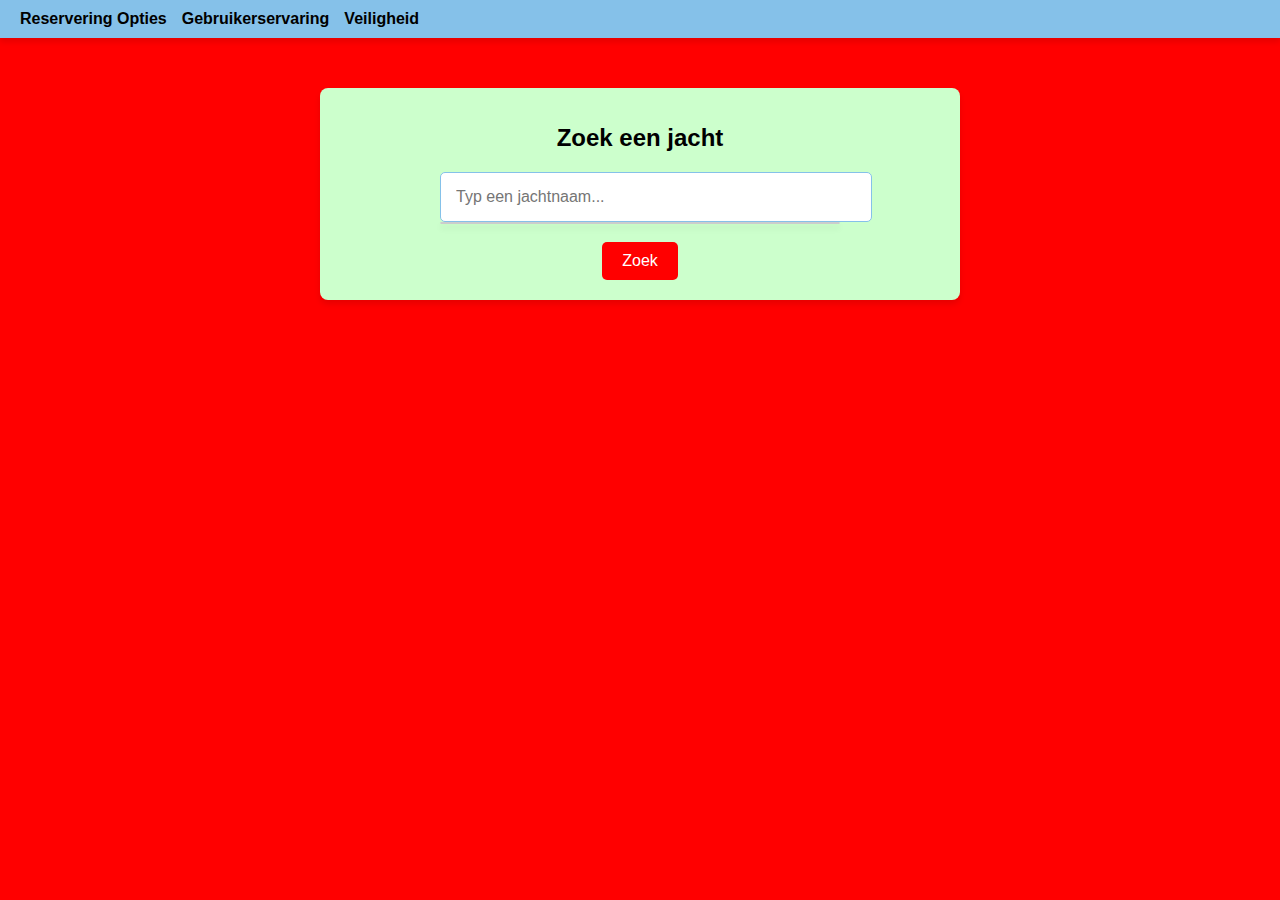
<file: reservering test/Index.html>
<!DOCTYPE html>
<html lang="nl">
<head>
  <meta charset="UTF-8">
  <meta name="viewport" content="width=device-width, initial-scale=1.0">
  <title>Jacht Reservering</title>
  <link rel="stylesheet" href="styles.css">
</head>
<body>
  <header>
    <nav>
      <ul>
        <li><a href="#">Reservering Opties</a></li>
        <li><a href="#">Gebruikerservaring</a></li>
        <li><a href="#">Veiligheid</a></li>
      </ul>
    </nav>
  </header>

  <main>
    <!-- Zoekbalk met suggesties -->
    <section class="zoek-sectie">
      <h1>Zoek een jacht</h1>
      <div class="zoek-container">
        <input 
          type="text" 
          id="zoekInput" 
          placeholder="Typ een jachtnaam..." 
          autocomplete="off"
        />
        <ul id="suggestieLijst" class="suggesties"></ul>
      </div>
      <button id="zoekButton">Zoek</button>
    </section>
  </main>

  <script>
    // Lijst van beschikbare jachten
    const jachten = [
      "Klassiek Zeiljacht",
      "Moderne Zeiljacht",
      "Catamaran",
      "Sportmotorjacht",
      "Luxe Motorjacht",
      "Cruiser",
      "Sloep",
      "Tender",
      "Explorer Jacht",
      "Trawler",
      "Mega Yacht",
      "Giga Yacht",
      "Sportvissersjacht",
      "Liveaboard Yacht"
    ];

    const zoekInput = document.getElementById('zoekInput');
    const suggestieLijst = document.getElementById('suggestieLijst');
    const zoekButton = document.getElementById('zoekButton');

    // Toon suggesties terwijl de gebruiker typt
    zoekInput.addEventListener('input', () => {
      const input = zoekInput.value.toLowerCase();
      suggestieLijst.innerHTML = ''; // Leeg de lijst

      if (input) {
        const suggesties = jachten.filter(jacht => 
          jacht.toLowerCase().includes(input)
        );

        suggesties.forEach(suggestie => {
          const li = document.createElement('li');
          li.textContent = suggestie;
          li.addEventListener('click', () => {
            zoekInput.value = suggestie; // Vul de zoekbalk met de geselecteerde suggestie
            suggestieLijst.innerHTML = ''; // Leeg de suggesties
          });
          suggestieLijst.appendChild(li);
        });
      }
    });

    // Doorgaan naar de resultatenpagina bij klik op de knop of 'Enter'
    zoekButton.addEventListener('click', () => {
      if (zoekInput.value.trim()) {
        window.location.href = `resultaten.html?zoekterm=${encodeURIComponent(zoekInput.value)}`;
      }
    });

    zoekInput.addEventListener('keypress', (event) => {
      if (event.key === 'Enter' && zoekInput.value.trim()) {
        window.location.href = `resultaten.html?zoekterm=${encodeURIComponent(zoekInput.value)}`;
      }
    });
  </script>
</body>
</html>
</file>
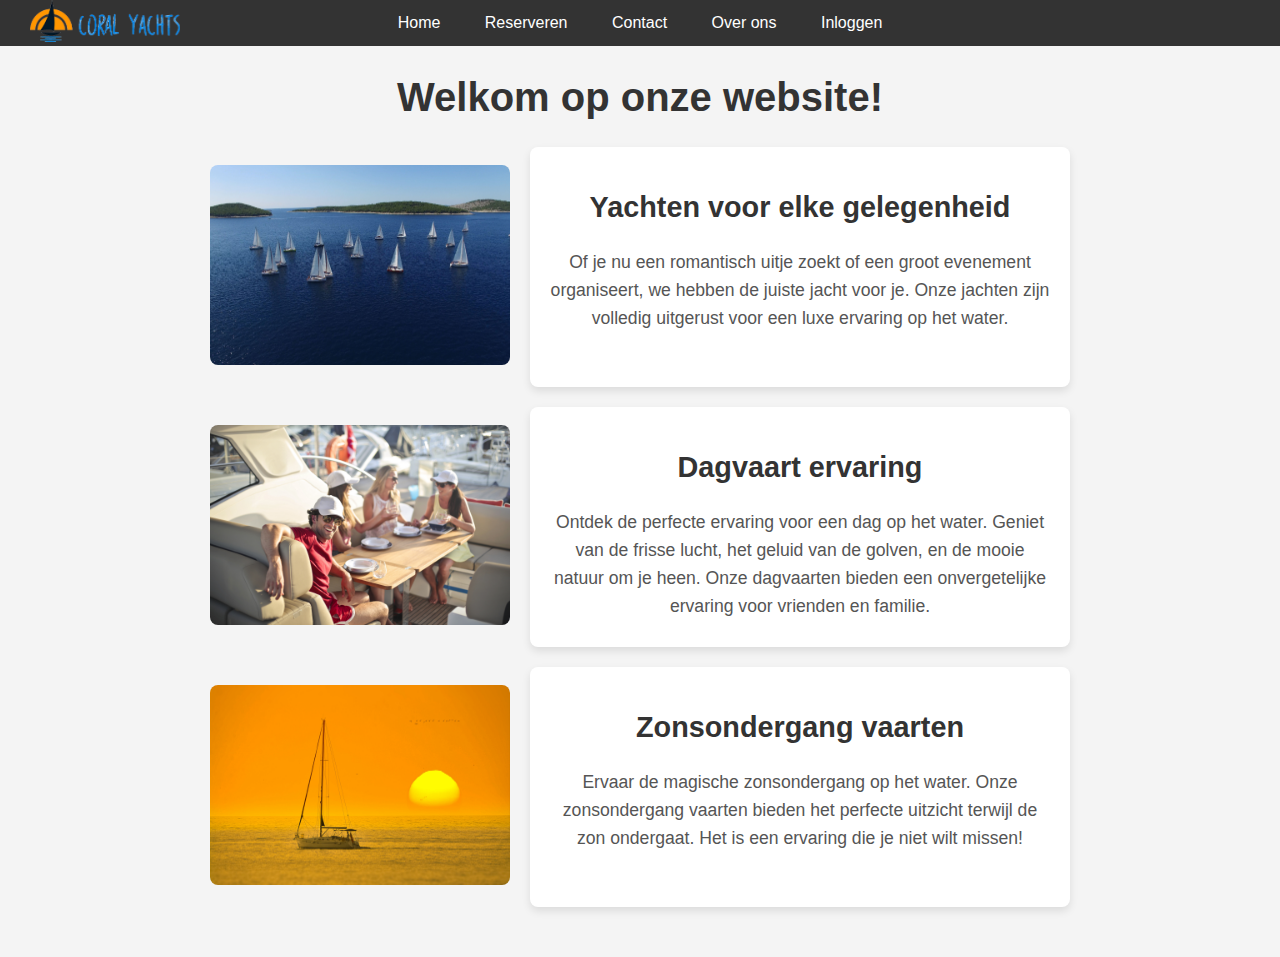
<file: test/index.html>
<!DOCTYPE html>
<html lang="nl">
<head>
    <meta charset="UTF-8">
    <meta name="viewport" content="width=device-width, initial-scale=1.0">
    <title>Coral Yachts</title>
    <link rel="icon" href="images/beeldmerk.png" type="image/png">
    <link href="css/style.css" rel="stylesheet" type="text/css"/>


    <!-- <style>
        body {
            font-family: Arial, sans-serif;
            text-align: center;
            margin: 50px;
            background-color: #f4f4f4;
        }

        /* Navigatiebalk stijl */
        nav {
            background-color: #333;
            overflow: hidden;
        }

        nav a {
            float: left;
            display: block;
            color: white;
            text-align: center;
            padding: 14px 20px;
            text-decoration: none;
        }

        nav img {
            width: 150px; /* Pas de breedte van het logo aan */
        }

        nav a:hover {
            background-color: #ddd;
            color: black;
        }

        /* Hoofdtekst stijl */
        h1 {
            font-size: 2.5em;
            color: #333;
        }

        /* Container voor afbeeldingen en tekst naast elkaar */
        .content-container {
            display: flex;                    /* Gebruik flexbox */
            justify-content: center;          /* Centreer horizontaal */
            align-items: center;              /* Centreer verticaal */
            gap: 20px;                        /* Ruimte tussen items */
            margin-top: 20px;
            flex-wrap: wrap;                  /* Regel items op kleinere schermen */
        }

        /* Stijl voor de afbeelding container */
        .image-container {
            flex: 1 1 300px;                  /* Flex-grow, shrink en basisbreedte */
            max-width: 300px;                 /* Max breedte voor de afbeelding */
            text-align: left;
            position: relative;
        }

        .image-container img {
            width: 100%;                      /* Zorg ervoor dat de afbeelding de container vult */
            height: 200px;                     /* Behoud de aspect ratio */
            border-radius: 8px;               /* Ronde hoeken */
            transition: opacity 0.3s ease-in-out; /* Vloeiende hover overgang */
        }

        /* Overlay voor afbeelding */
        .image-container:hover img {
            opacity: 0.7; /* Maak de afbeelding donkerder bij hover */
        }

        .overlay {
            position: absolute;
            top: 0;
            left: 0;
            width: 100%;
            height: 100%;
            background-color: rgba(0, 0, 0, 0.5);  /* Donkere overlay */
            color: white;
            display: flex;
            justify-content: center;
            align-items: center;
            opacity: 0;  /* Begin met transparant */
            transition: opacity 0.3s ease-in-out;
            font-size: 1.5em;
            border-radius: 8px;
        }

        .image-container:hover .overlay {
            opacity: 1; /* Toon de overlay */
        }

        /* Stijl voor de tekst container */
        .text-container {
            flex: 2 1 500px;                 /* Flex-grow, shrink en basisbreedte */
            max-width: 500px;
            height: 200px;
            padding: 20px;
            background-color: #fff;
            border-radius: 8px;
            box-shadow: 0 4px 8px rgba(0, 0, 0, 0.1);
        }

        .text-container h2 {
            font-size: 1.8em;
            color: #333;
        }

        .text-container p {
            font-size: 1.1em;
            color: #555;
            line-height: 1.6;
        }

    </style> -->
</head>
<body class="home">
    <h1>Welkom op onze website!</h1>

    <!-- Navigatiebalk -->
    <nav>
        <img src="images/logo_small.png" alt="Coral Yachts">
        <a href="index.html">Home</a>
        <a href="zoekjacht.html">Reserveren</a>
        <a href="contact.html">Contact</a>
        <a href="overons.html">Over ons</a>
        <a href="klantinlog.html">Inloggen</a>
    </nav>

    <!-- Content Secties -->
    <div class="content-container">
        <a href="reserveringspagina.html" class="image-container">
            <img src="images/afbeelding1.jpg" alt="Afbeelding 3">
            <div class="overlay">Klik voor meer informatie</div>
        </a>
        <div class="text-container">
            <h2>Yachten voor elke gelegenheid</h2>
            <p>Of je nu een romantisch uitje zoekt of een groot evenement organiseert, we hebben de juiste jacht voor je. Onze jachten zijn volledig uitgerust voor een luxe ervaring op het water.</p>
        </div>
    </div>

    <div class="content-container">
        <a href="reserveringspagina.html" class="image-container">
            <img src="images/adult-beauty-boat-2094737.jpg" alt="Afbeelding 1">
            <div class="overlay">Klik voor meer informatie</div>
        </a>
        <div class="text-container">
            <h2>Dagvaart ervaring</h2>
            <p>Ontdek de perfecte ervaring voor een dag op het water. Geniet van de frisse lucht, het geluid van de golven, en de mooie natuur om je heen. Onze dagvaarten bieden een onvergetelijke ervaring voor vrienden en familie.</p>
        </div>
    </div>

    <div class="content-container">
        <a href="reserveringspagina.html" class="image-container">
            <img src="images/afbeelding2.jpg" alt="Afbeelding 2">
            <div class="overlay">Klik voor meer informatie</div>
        </a>
        <div class="text-container">
            <h2>Zonsondergang vaarten</h2>
            <p>Ervaar de magische zonsondergang op het water. Onze zonsondergang vaarten bieden het perfecte uitzicht terwijl de zon ondergaat. Het is een ervaring die je niet wilt missen!</p>
        </div>
    </div>
</body>
</html>
</file>
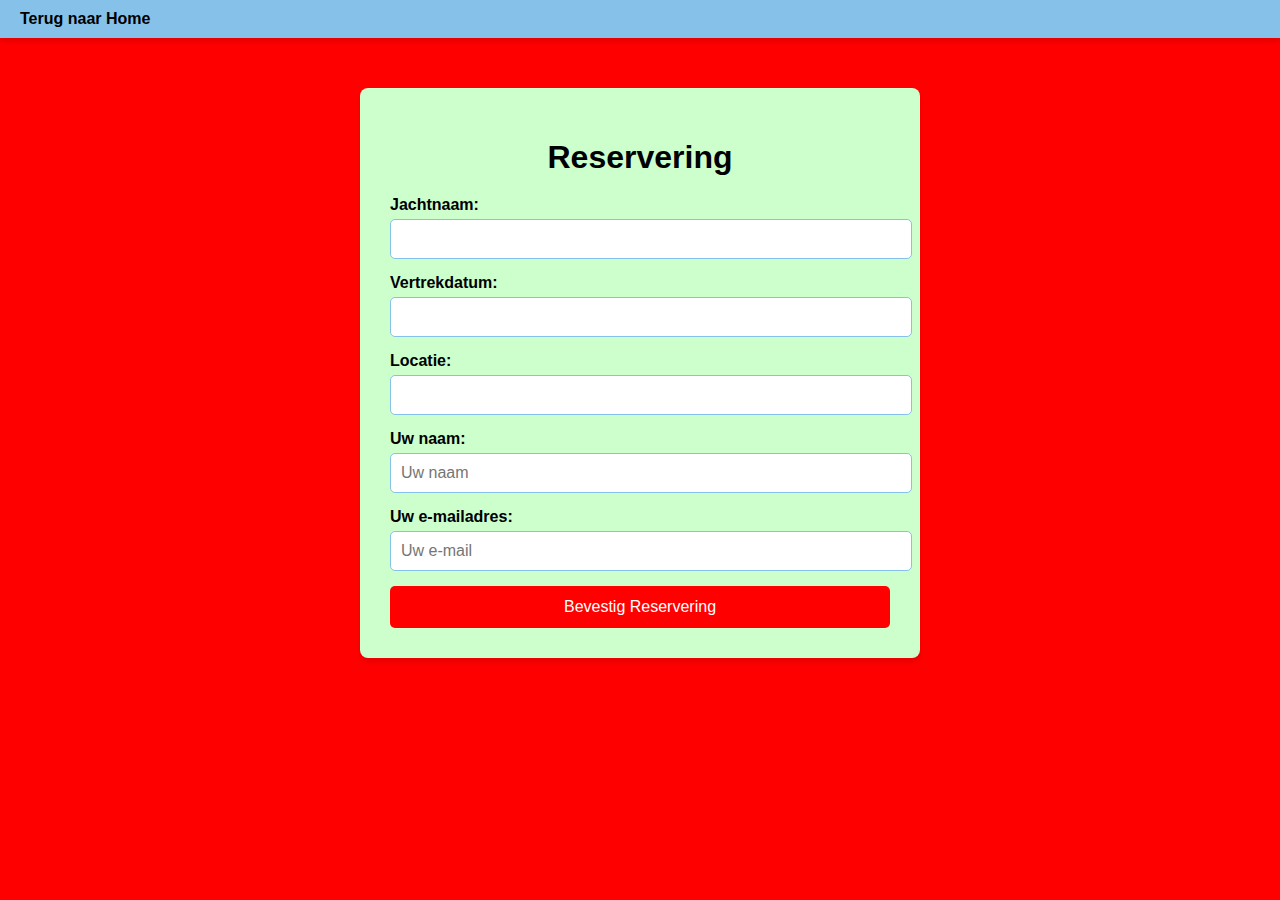
<file: reservering test/reserveren.html>
<!DOCTYPE html>
<html lang="nl">
<head>
  <meta charset="UTF-8">
  <meta name="viewport" content="width=device-width, initial-scale=1.0">
  <title>Jacht Reserveren</title>
  <link rel="stylesheet" href="styles.css">
</head>
<body>
  <header>
    <nav>
      <ul>
        <li><a href="index.html">Terug naar Home</a></li>
      </ul>
    </nav>
  </header>

  <main>
    <section class="reserverings-sectie">
      <h1>Reservering</h1>
      <form id="reserveringForm">
        <label for="jachtnaam">Jachtnaam:</label>
        <input type="text" id="jachtnaam" name="jachtnaam" readonly>

        <label for="vertrekdatum">Vertrekdatum:</label>
        <input type="text" id="vertrekdatum" name="vertrekdatum" readonly>

        <label for="locatie">Locatie:</label>
        <input type="text" id="locatie" name="locatie" readonly>

        <label for="naam">Uw naam:</label>
        <input type="text" id="naam" name="naam" placeholder="Uw naam" required>

        <label for="email">Uw e-mailadres:</label>
        <input type="email" id="email" name="email" placeholder="Uw e-mail" required>

        <button type="submit">Bevestig Reservering</button>
      </form>
    </section>
  </main>

  <script>
    // Haal de jachtgegevens op uit de URL
    const params = new URLSearchParams(window.location.search);
    document.getElementById('jachtnaam').value = params.get('naam');
    document.getElementById('vertrekdatum').value = params.get('vertrek');
    document.getElementById('locatie').value = params.get('locatie');

    // Verwerk het formulier
    document.getElementById('reserveringForm').addEventListener('submit', (e) => {
      e.preventDefault(); // voorkom herladen van de pagina

      // Haal formulierwaarden op
      const naam = document.getElementById('naam').value;
      const email = document.getElementById('email').value;
      const jachtnaam = document.getElementById('jachtnaam').value;
      const vertrekdatum = document.getElementById('vertrekdatum').value;
      const locatie = document.getElementById('locatie').value;

      // Simuleer reserveringsbevestiging
      alert(`Reservering bevestigd voor ${naam}:\n
        Jacht: ${jachtnaam}\n
        Vertrekdatum: ${vertrekdatum}\n
        Locatie: ${locatie}\n
        Bevestiging gestuurd naar: ${email}`);
      
      // Optioneel: Stuur naar een bedankpagina of reset het formulier
      window.location.href = "index.html"; // Terug naar home
    });
  </script>
</body>
</html>
</file>
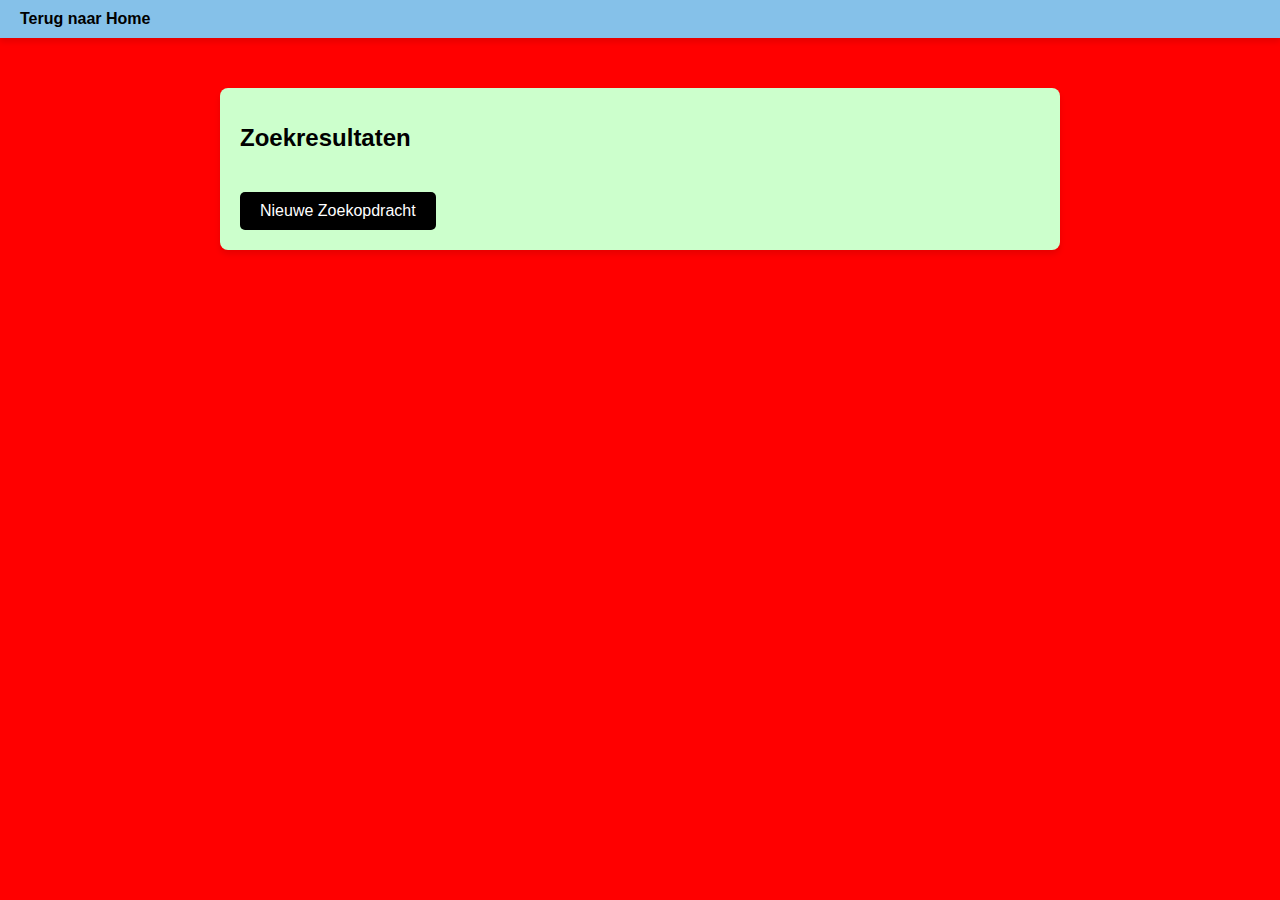
<file: reservering test/resultaten.html>
<!DOCTYPE html>
<html lang="nl">
<head>
  <meta charset="UTF-8">
  <meta name="viewport" content="width=device-width, initial-scale=1.0">
  <title>Zoekresultaten</title>
  <link rel="stylesheet" href="styles.css">
</head>
<body>
  <header>
    <nav>
      <ul>
        <li><a href="index.html">Terug naar Home</a></li>
      </ul>
    </nav>
  </header>

  <main>
    <section class="resultaten-sectie">
      <h1>Zoekresultaten</h1>
      <div id="resultatenLijst">
        <!-- Dynamisch gegenereerde zoekresultaten -->
      </div>
      <a href="index.html" class="terug-knop">Nieuwe Zoekopdracht</a>
    </section>
  </main>

  <script>
    // Haal de zoekterm op uit de URL
    const params = new URLSearchParams(window.location.search);
    const zoekterm = params.get('zoekterm').toLowerCase();

    // Voorbeeldlijst van jachten
    const jachten = [
      { naam: "Klassiek Zeiljacht", vertrek: "22-11-2024", locatie: "Hilversum" },
      { naam: "Moderne Zeiljacht", vertrek: "25-11-2024", locatie: "Nijmegen" },
      { naam: "Catamaran", vertrek: "10-12-2024", locatie: "Apeldoorn" },
      { naam: "Sportmotorjacht", vertrek: "15-12-2024", locatie: "Utrecht" },
      { naam: "Luxe Motorjacht", vertrek: "01-01-2025", locatie: "Rotterdam" }
    ];

    // Filter de jachten op basis van de zoekterm
    const resultaten = jachten.filter(jacht => jacht.naam.toLowerCase().includes(zoekterm));

    // Toon de resultaten op de pagina
    const resultatenLijst = document.getElementById('resultatenLijst');
    if (resultaten.length > 0) {
      resultaten.forEach(resultaat => {
        const div = document.createElement('div');
        div.classList.add('resultaat');

        div.innerHTML = `
          <h2>${resultaat.naam}</h2>
          <p>Vertrekdatum: ${resultaat.vertrek}</p>
          <p>Locatie: ${resultaat.locatie}</p>
          <button onclick="reserveerJacht('${resultaat.naam}', '${resultaat.vertrek}', '${resultaat.locatie}')">Reserveer</button>
        `;
        resultatenLijst.appendChild(div);
      });
    } else {
      resultatenLijst.innerHTML = "<p>Geen resultaten gevonden voor jouw zoekopdracht.</p>";
    }

    // Functie om een jacht te reserveren
    function reserveerJacht(naam, vertrek, locatie) {
      // Sla informatie op en navigeer naar de reserveringspagina
      window.location.href = `reserveren.html?naam=${encodeURIComponent(naam)}&vertrek=${encodeURIComponent(vertrek)}&locatie=${encodeURIComponent(locatie)}`;
    }
  </script>
</body>
</html>
</file>
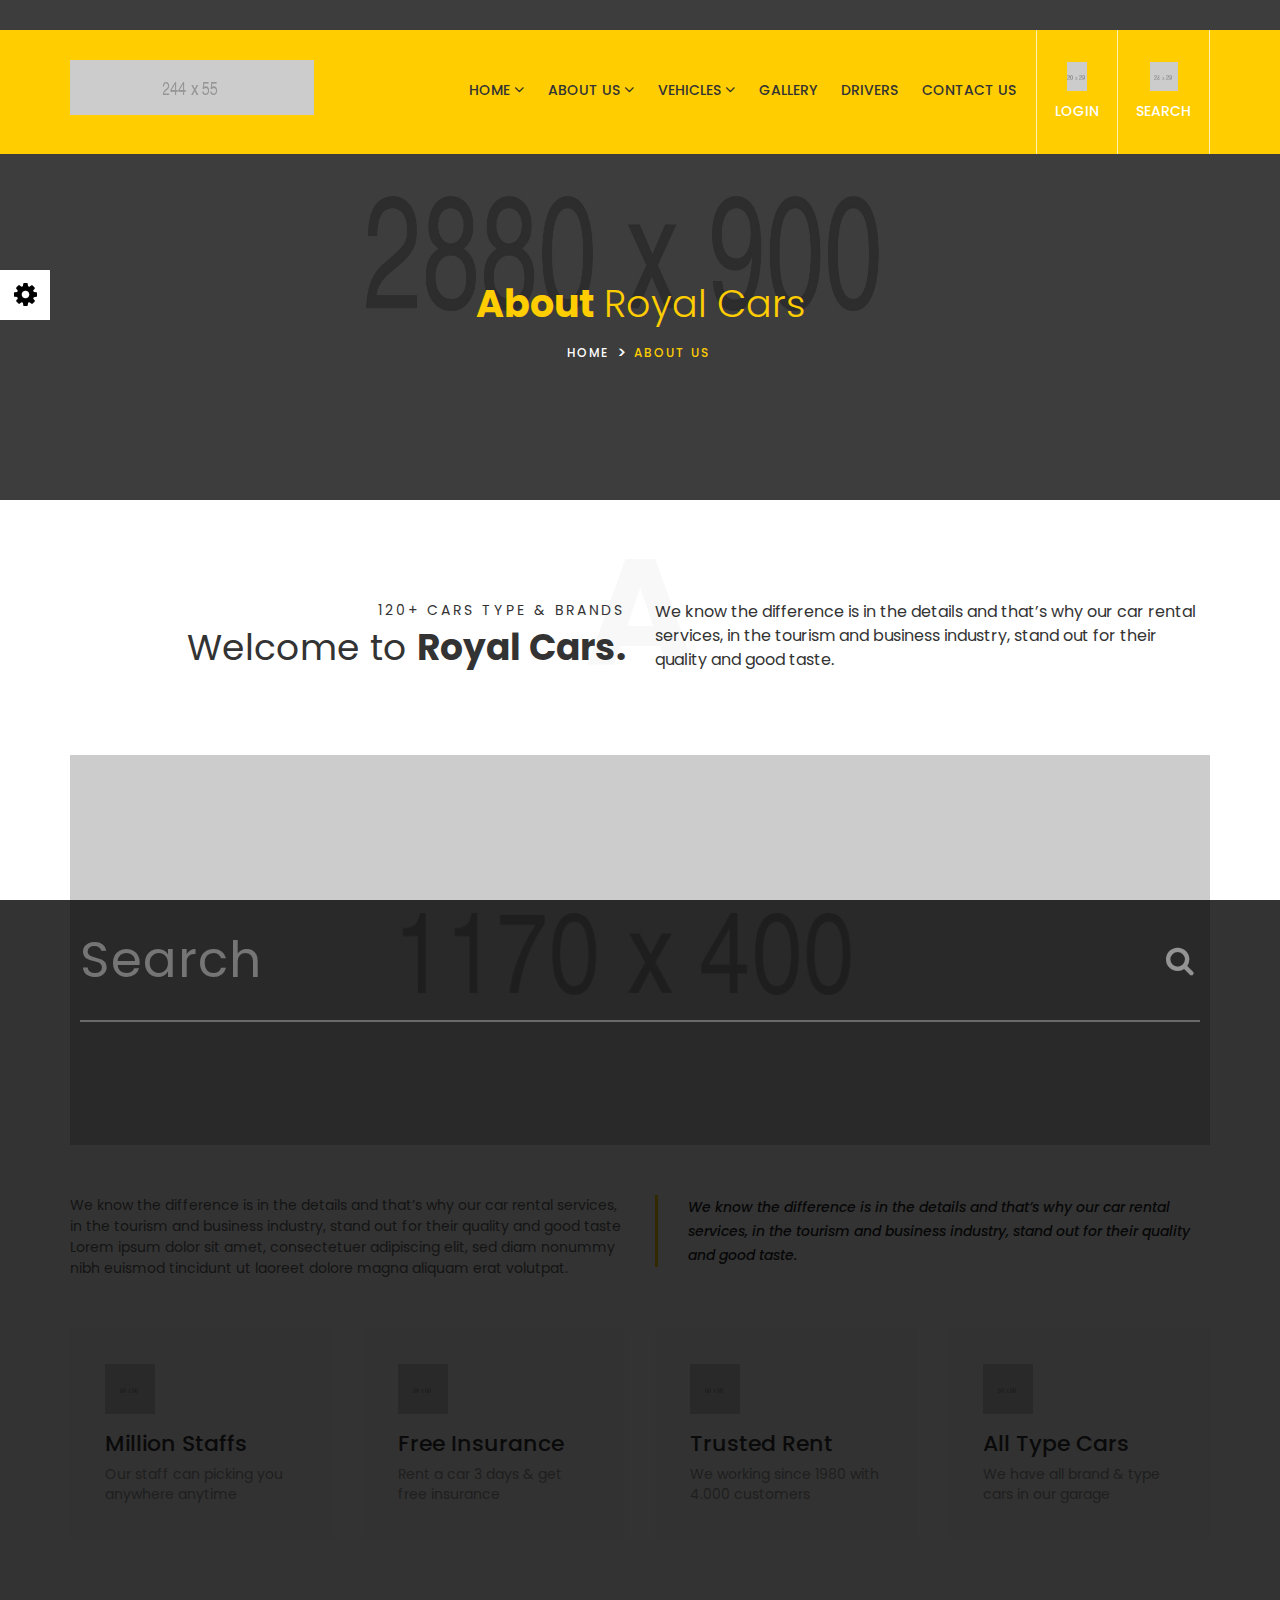
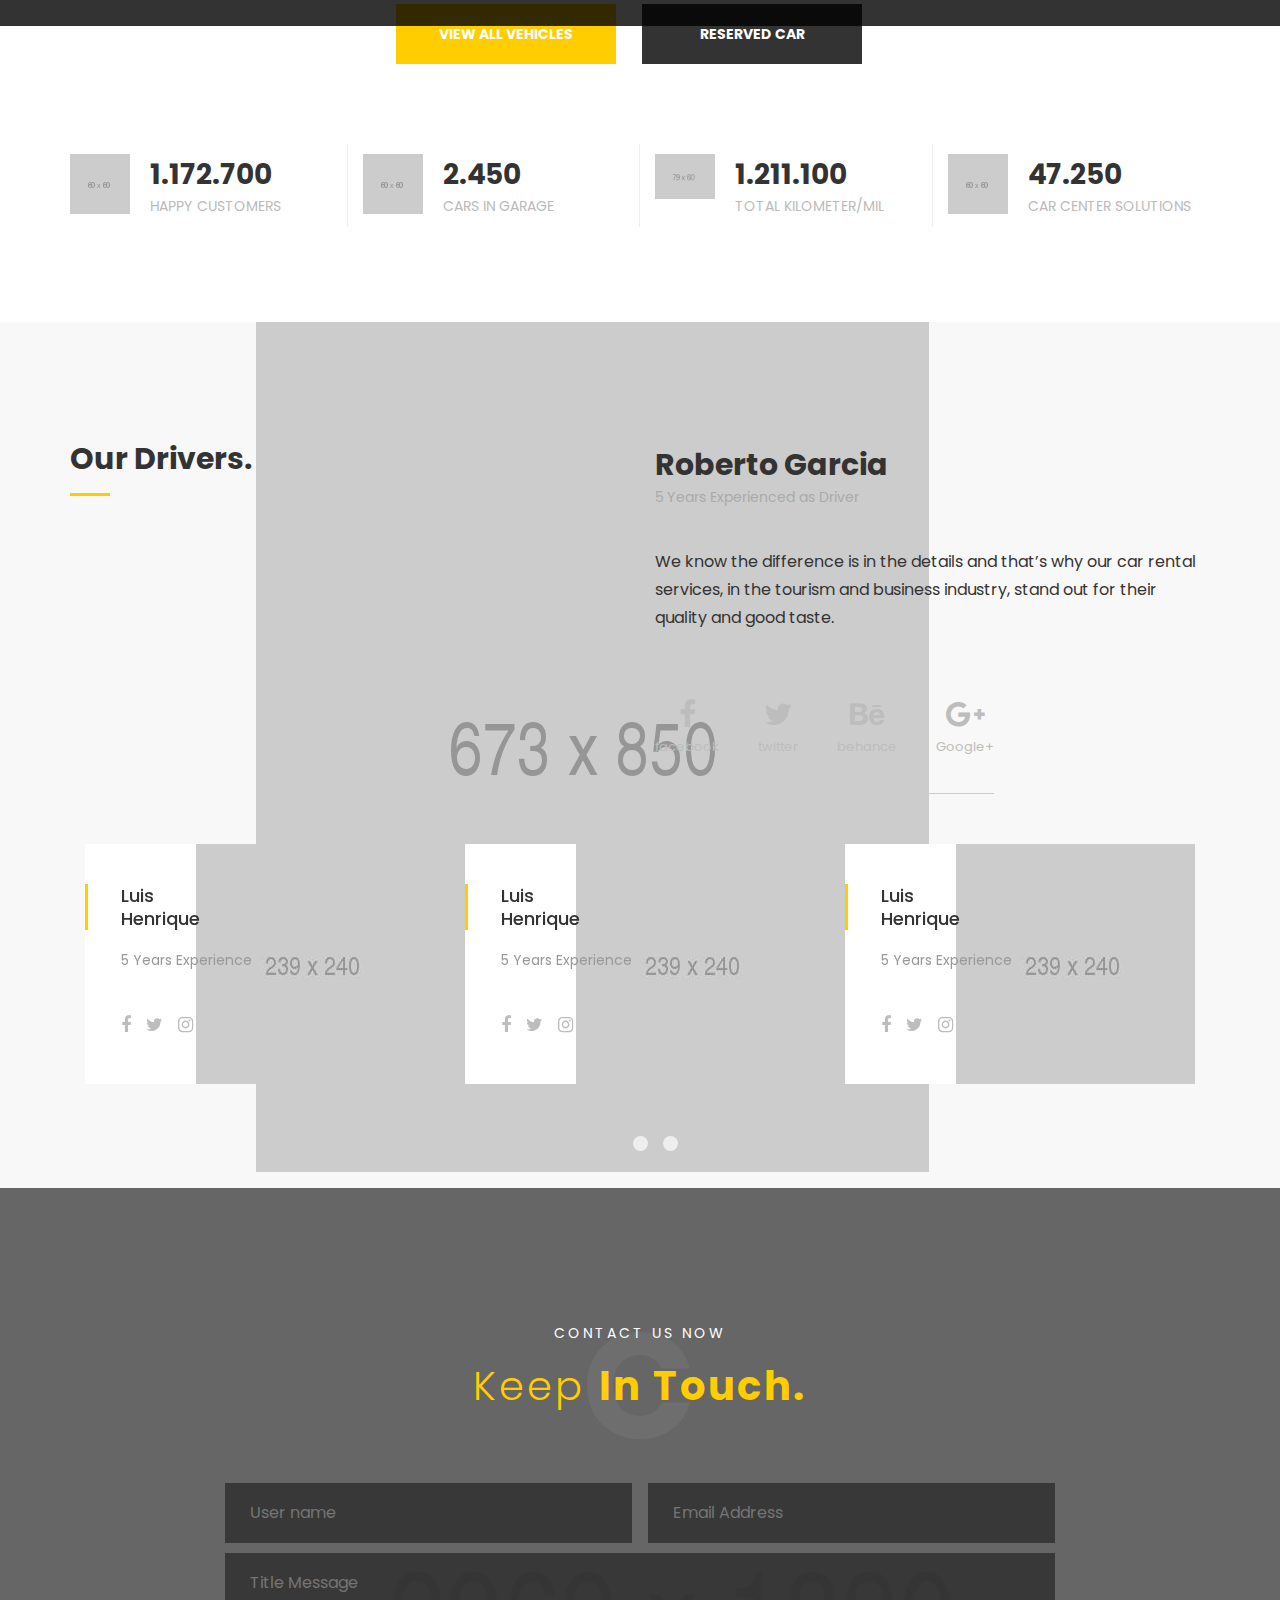
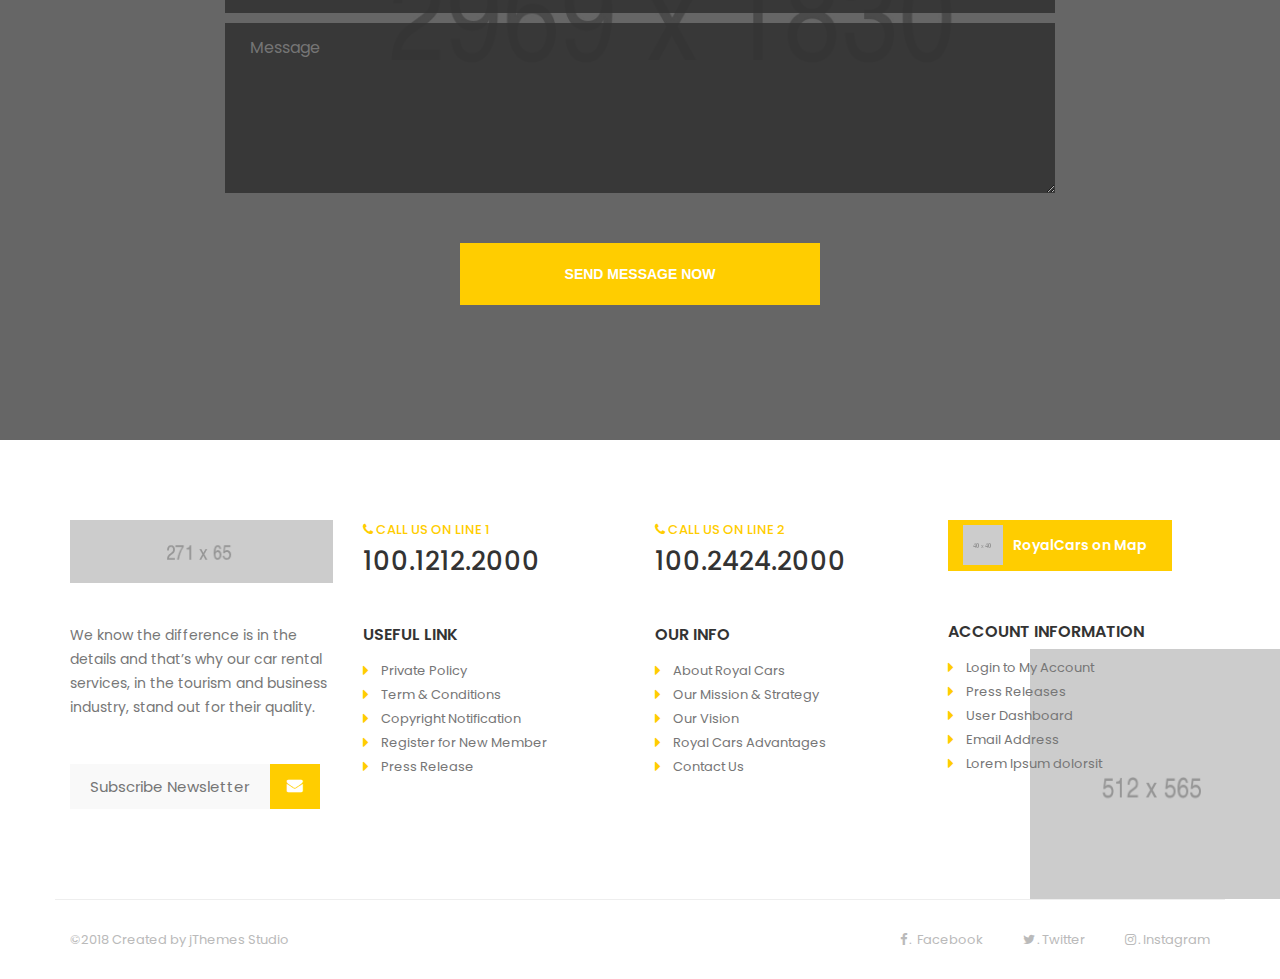
<file: RoyalCarsHtml/about.html>
<!DOCTYPE html>
<html xmlns="http://www.w3.org/1999/xhtml" lang="en">
  <head>
      <!-- PAGE TITLE -->
      <title>Home - Royal Cars</title>

      <!-- META-DATA -->
      <meta http-equiv="content-type" content="text/html; charset=utf-8" >
      <meta name="viewport" content="width=device-width, initial-scale=1, maximum-scale=1, user-scalable=0">
      <meta name="description" content="" >
      <meta name="keywords" content="" >

      <!-- FAVICON -->
      <link rel="shortcut icon" href="assets/images/favicon.png">

      <!-- CSS:: FONTS -->
      <link href="https://fonts.googleapis.com/css?family=Poppins:300,400,500,600,700" rel="stylesheet">

      <!-- CSS:: MAIN -->
      <link rel="stylesheet" type="text/css" href="assets/css/main.css">
      <link rel="stylesheet" type="text/css" id="r-color-roller" href="assets/color-files/color-08.css">

  </head>
  <body> 
     <section id="r-customizer" class="r-customizer">
            <div class="r-selector"> 
                  <span class="d-block text-center">Color Options</span>
                  <div class="r-color_section r-color_block">
                        <ul class="r-color_selector" id="r-color_selector">
                            <li class="r-color_1" data-attr="color-01"></li>
                            <li class="r-color_6" data-attr="color-06"></li>
                            <li class="r-color_2" data-attr="color-02"></li>
                            <li class="r-color_3" data-attr="color-03"></li>
                            <li class="r-color_4" data-attr="color-04"></li>
                            <li class="r-color_5" data-attr="color-05"></li>
                            <li class="r-color_7" data-attr="color-07"></li>
                            <li class="r-color_8" data-attr="color-08"></li>
                        </ul>
                  </div>  
            </div>
            <i id="r-selector_icon" class="fa fa-cog"></i>
      </section>
      <div class="r-wrapper">
        <header>
          <div class="r-header r-header-inner">
            <div class="r-header-strip">
              <div class="container">
                <div class="row clearfix">
                  <div class="col-xl-3 col-lg-3 col-md-3 col-sm-12 col-xs-12">
                    <div class="r-logo">
                      <a href="index.html" class="d-inline-block"><img src="assets/images/logo.png" class="img-fluid d-block" alt=""></a>
                    </div>
                    <a href="javaScript:void(0)" class="menu-icon"> <i class="fa fa-bars"></i> </a>
                  </div>
                  <div class="col-xl-9 col-lg-9 col-md-9 col-sm-12 col-xs-12"> 
                    <div class="r-header-action float-right">
                      <a href="login-register.html"> <img src="assets/images/icon-lock.png" alt='' /> <span>Login</span></a>
                      <a href="#" class="r-search"> <img src="assets/images/icon-search.png" alt='' /> <span>Search</span></a>

                      <div class="r-search-wrapper">
                        <div class="r-search-inner">
                          <form>
                              <input type="text" class="r-search-field" placeholder="Search"/>
                              <button type="submit" class="r-search-btn">
                                <i class="fa fa-search"></i>
                              </button>
                          </form>
                        </div>
                      </div> <!-- /r-search-wrapper -->
                    </div>
                    <div class="r-nav-section float-right">
                      <nav>
                        <ul>
                          <li class="r-has-child">
                            <a href="index.html">HOME</a>
                            <ul class="pl-0 ml-0">
                              <li><a href="index.html">Home 01</a></li>
                              <li><a href="index-02.html">Home 02</a></li>
                              <li><a href="index-03.html">Home 03</a></li>
                              <li><a href="index-04.html">Home 04</a></li>
                            </ul>
                          </li>
                          <li class="r-has-child">
                            <a href="about.html">ABOUT US</a>
                            <ul class="pl-0 ml-0">
                              <li><a href="faq.html">Faq</a></li>
                            </ul>
                          </li>
                          <li class="r-has-child">
                            <a href="car-listing.html">VEHICLES</a>
                            <ul class="pl-0 ml-0">
                              <li><a href="car-list-map.html">Car List Map</a></li>
                              <li><a href="car-booking.html">Car Booking</a></li>
                            </ul>
                          </li>
                          <li><a href="gallery.html">GALLERY</a></li>
                          <li><a href="drivers.html">DRIVERS</a></li>
                          <li><a href="contact.html">CONTACT US</a></li>
                        </ul>
                      </nav>
                    </div>
                  </div>
                </div>
              </div>
            </div>
            <div class="r-header-inner-banner">
              <div class="r-header-in-over">
                <h1><b>About</b> Royal Cars </h1>
                <div class="r-breadcrum">
                  <ul>
                    <li><a href="#">HOME</a></li>
                    <li><span>ABOUT US</span></li>
                  </ul>
                </div>
              </div>
            </div>
          </div>
        </header>
        <div id="r-welcome-msg" class="r-welcome-msg-part">
          <div class="container">
            <div class="row clearfix">
              <div class="col-xl-6 col-lg-6 col-md-6 col-sm-12 col-xs-6">
                <div class="r-welcome-msg">
                  <span>120+ CARS TYPE & BRANDS</span>
                  Welcome to <b>Royal Cars.</b>
                </div>
              </div>
              <div class="col-xl-6 col-lg-6 col-md-6 col-sm-12 col-xs-6">
                <div class="r-welcome-text">
                  We know the difference is in the details and that’s why our car rental services, in the tourism and business industry, stand out for their quality and good taste.
                </div>
              </div>
            </div>
          </div>
        </div>
        <div class="r-video-banner">
          <div class="container">
              <div class="row clearfix">
                <div class="col-xl-12 col-lg-12 col-md-12 col-sm-12 col-xs-12">
                  <img src="assets/images/video-banner.jpg" alt="">
                </div>
              </div>
          </div>
        </div>

        <div id="r-video-msg" class="r-video-msg-part">
          <div class="container">
            <div class="row clearfix">
              <div class="col-xl-6 col-lg-6 col-md-6 col-sm-12 col-xs-6">
                <div class="r-welcome-msg">
                  We know the difference is in the details and that’s why our car rental services, in the tourism and business industry, stand out for their quality and good taste Lorem ipsum dolor sit amet, consectetuer adipiscing elit, sed diam nonummy nibh euismod tincidunt ut laoreet dolore magna aliquam erat volutpat.
                </div>
              </div>
              <div class="col-xl-6 col-lg-6 col-md-6 col-sm-12 col-xs-6">
                <div class="r-video-right">
                  <em>We know the difference is in the details and that’s why our car rental services, in the tourism and business industry, stand out for their quality and good taste.</em>
                </div>
              </div>
            </div>
          </div>
        </div>

        <div id="r-insurance-part" class="r-insurance-part">
          <div class="container">
            <div class="row clearfix">
              <div class="col-xl-3 col-lg-3 col-md-4 col-sm-6 col-xs-12">
                <div class="r-insurance-box">
                  <div class="icon">
                    <img src="assets/images/offer-icon-5.png" alt="" class="img-fluid" />
                  </div>
                  <div class="r-head">Million Staffs</div>
                  Our staff can picking you anywhere anytime
                </div>
              </div>
              <div class="col-xl-3 col-lg-3 col-md-4 col-sm-6 col-xs-12">
                <div class="r-insurance-box">
                  <div class="icon">
                    <img src="assets/images/offer-icon-6.png" alt="" class="img-fluid" />
                  </div>
                  <div class="r-head">Free Insurance</div>
                  Rent a car 3 days & get free insurance
                </div>
              </div>
              <div class="col-xl-3 col-lg-3 col-md-4 col-sm-6 col-xs-12">
                <div class="r-insurance-box">
                  <div class="icon">
                    <img src="assets/images/offer-icon-7.png" alt="" class="img-fluid" />
                  </div>
                  <div class="r-head">Trusted Rent</div>
                  We working since 1980 with 4.000 customers
                </div>
              </div>
              <div class="col-xl-3 col-lg-3 col-md-4 col-sm-6 col-xs-12">
                <div class="r-insurance-box">
                  <div class="icon">
                    <img src="assets/images/offer-icon-8.png" alt="" class="img-fluid" />
                  </div>
                  <div class="r-head">All Type Cars</div>
                  We have all brand & type cars in our garage
                </div>
              </div>
            </div>
            <div class="r-insurance-btn-part">
              <a href="" title="" class="btn-primary">VIEW ALL VEHICLES</a>
              <a href="" title="" class="btn-default">RESERVED CAR</a>
            </div>
          </div>
        </div>

        <div class="r-counter-section">
          <div class="container">
              <div class="row">
                  <div class="col-lg-3 col-md-4 col-sm-6">
                      <div class="r-counter-box">
                          <div class="r-counter-icon">
                              <img src="assets/images/icon-happy-customer.png" alt="" class="img-fluid" />
                          </div>
                          <div class="r-counts">
                              1.172.700
                          </div>
                          <span class="r-count-title"> HAPPY CUSTOMERS </span>
                      </div>
                  </div>

                  <div class="col-lg-3 col-md-4 col-sm-6">
                      <div class="r-counter-box">
                          <div class="r-counter-icon">
                              <img src="assets/images/icon-cars-count.png" alt="" class="img-fluid" />
                          </div>
                          <div class="r-counts">
                              2.450
                          </div>
                          <span class="r-count-title"> CARS IN GARAGE </span>
                      </div>
                  </div>

                  <div class="col-lg-3 col-md-4 col-sm-6">
                      <div class="r-counter-box">
                          <div class="r-counter-icon">
                              <img src="assets/images/icon-total-km.png" alt="" class="img-fluid" />
                          </div>
                          <div class="r-counts">
                              1.211.100
                          </div>
                          <span class="r-count-title"> TOTAL KILOMETER/MIL </span>
                      </div>
                  </div>

                  <div class="col-lg-3 col-md-4 col-sm-6">
                      <div class="r-counter-box">
                          <div class="r-counter-icon">
                              <img src="assets/images/icon-car-center.png" alt="" class="img-fluid" />
                          </div>
                          <div class="r-counts">
                              47.250
                          </div>
                          <span class="r-count-title"> CAR CENTER SOLUTIONS </span>
                      </div>
                  </div>
              </div>
          </div>
        </div>

        <section id="r-drivers-part" class="r-drivers-part">
          <div class="container">
            <div class="row clearfix">
              <div class="col-xl-6 col-lg-6 col-md-6 col-sm-12 col-xs-12">
                <h3>Our Drivers.</h3>
              </div>
              <div class="col-xl-6 col-lg-6 col-md-6 col-sm-12 col-xs-12">
                <div class="r-driver-detail">
                  <div class="r-head">Roberto Garcia <span>5 Years Experienced as Driver</span></div>
                  <div class="r-driver-text">We know the difference is in the details and that’s why our car rental services, in the tourism and business industry, stand out for their quality and good taste.</div>
                  <div class="r-driver-icon">
                    <ul>
                      <li><i class="fa fa-facebook" aria-hidden="true"></i> <span>facebook</span></li>
                      <li><i class="fa fa-twitter" aria-hidden="true"></i> <span>twitter</span></li>
                      <li><i class="fa fa-behance" aria-hidden="true"></i> <span>behance</span></li>
                      <li><i class="fa fa-google-plus" aria-hidden="true"></i> <span>Google+</span></li>
                    </ul>
                  </div>
                </div>
              </div>

            </div>
             <div class="r-driver-blog">
              <div class="owl-carousel" id="r-driver-slider">
                <div class="r-driver-box">
                  <div class="r-drivers">
                    <div class="r-drivers-detail">
                      <div class="name">Luis <br>Henrique</div>
                      <div class="text">5 Years Experience</div>
                      <div class="icon">
                          <a href="#"> <i class="fa fa-facebook" aria-hidden="true"></i> </a>
                          <a href="#"> <i class="fa fa-twitter" aria-hidden="true"></i> </a>
                          <a href="#"> <i class="fa fa-instagram" aria-hidden="true"></i> </a>
                      </div>
                    </div>
                    <div class="drivers-img">
                      <img src="assets/images/driver-blog-img.jpg" class="img-fluid d-block m-auto" alt="">
                    </div>
                  </div>
                </div>
                <div class="r-driver-box">
                  <div class="r-drivers">
                    <div class="r-drivers-detail">
                      <div class="name">Luis <br>Henrique</div>
                      <div class="text">5 Years Experience</div>
                      <div class="icon">
                          <a href="#"> <i class="fa fa-facebook" aria-hidden="true"></i> </a>
                          <a href="#"> <i class="fa fa-twitter" aria-hidden="true"></i> </a>
                          <a href="#"> <i class="fa fa-instagram" aria-hidden="true"></i> </a>
                      </div>
                    </div>
                    <div class="drivers-img">
                      <img src="assets/images/driver-blog-img-2.jpg" class="img-fluid d-block m-auto" alt="">
                    </div>
                  </div>
                </div>
                <div class="r-driver-box">
                  <div class="r-drivers">
                    <div class="r-drivers-detail">
                      <div class="name">Luis <br>Henrique</div>
                      <div class="text">5 Years Experience</div>
                      <div class="icon">
                          <a href="#"> <i class="fa fa-facebook" aria-hidden="true"></i> </a>
                          <a href="#"> <i class="fa fa-twitter" aria-hidden="true"></i> </a>
                          <a href="#"> <i class="fa fa-instagram" aria-hidden="true"></i> </a>
                      </div>
                    </div>
                    <div class="drivers-img">
                      <img src="assets/images/driver-blog-img-3.jpg" class="img-fluid d-block m-auto" alt="">
                    </div>
                  </div>
                </div>
                <div class="r-driver-box">
                  <div class="r-drivers">
                    <div class="r-drivers-detail">
                      <div class="name">Luis <br>Henrique</div>
                      <div class="text">5 Years Experience</div>
                      <div class="icon">
                          <a href="#"> <i class="fa fa-facebook" aria-hidden="true"></i> </a>
                          <a href="#"> <i class="fa fa-twitter" aria-hidden="true"></i> </a>
                          <a href="#"> <i class="fa fa-instagram" aria-hidden="true"></i> </a>
                      </div>
                    </div>
                    <div class="drivers-img">
                      <img src="assets/images/driver-blog-img-2.jpg" class="img-fluid d-block m-auto" alt="">
                    </div>
                  </div>
                </div>
                <div class="r-driver-box">
                  <div class="r-drivers">
                    <div class="r-drivers-detail">
                      <div class="name">Luis <br>Henrique</div>
                      <div class="text">5 Years Experience</div>
                      <div class="icon">
                          <a href="#"> <i class="fa fa-facebook" aria-hidden="true"></i> </a>
                          <a href="#"> <i class="fa fa-twitter" aria-hidden="true"></i> </a>
                          <a href="#"> <i class="fa fa-instagram" aria-hidden="true"></i> </a>
                      </div>
                    </div>
                    <div class="drivers-img">
                      <img src="assets/images/driver-blog-img-2.jpg" class="img-fluid d-block m-auto" alt="">
                    </div>
                  </div>
                </div>
                <div class="r-driver-box">
                  <div class="r-drivers">
                    <div class="r-drivers-detail">
                      <div class="name">Luis <br>Henrique</div>
                      <div class="text">5 Years Experience</div>
                      <div class="icon">
                          <a href="#"> <i class="fa fa-facebook" aria-hidden="true"></i> </a>
                          <a href="#"> <i class="fa fa-twitter" aria-hidden="true"></i> </a>
                          <a href="#"> <i class="fa fa-instagram" aria-hidden="true"></i> </a>
                      </div>
                    </div>
                    <div class="drivers-img">
                      <img src="assets/images/driver-blog-img-3.jpg" class="img-fluid d-block m-auto" alt="">
                    </div>
                  </div>
                </div>
                <div class="r-driver-box">
                  <div class="r-drivers">
                    <div class="r-drivers-detail">
                      <div class="name">Luis <br>Henrique</div>
                      <div class="text">5 Years Experience</div>
                      <div class="icon">
                          <a href="#"> <i class="fa fa-facebook" aria-hidden="true"></i> </a>
                          <a href="#"> <i class="fa fa-twitter" aria-hidden="true"></i> </a>
                          <a href="#"> <i class="fa fa-instagram" aria-hidden="true"></i> </a>
                      </div>
                    </div>
                    <div class="drivers-img">
                      <img src="assets/images/driver-blog-img-2.jpg" class="img-fluid d-block m-auto" alt="">
                    </div>
                  </div>
                </div>
              </div>
            </div>
          </div>
        </section>
        <section id="r-get-in-touch">
          <div class="r-get-in-touch">
            <div class="container">
              <div class="r-get-header">
                <span>CONTACT US NOW</span>
                <h2>Keep <b>In Touch.</b></h2>
              </div>
              <div class="r-get-form">
                <form action="#">
                  <div class="clearfix">
                    <div class="form-group"><input type="text" placeholder="User name"></div>
                    <div class="form-group"><input type="email" placeholder="Email Address"></div>
                  </div>
                  <div class="form-group"><input type="email" placeholder="Title Message"></div>
                  <div class="form-group">
                    <textarea placeholder="Message"></textarea>
                  </div>
                  <div class="text-center">
                    <button class="btn btn-full">SEND MESSAGE NOW</button>
                  </div>
                </form>
              </div>
            </div>
          </div>
        </section>
        <footer>
          <div class="r-footer">
            <div class="container">
              <div class="row clearfix">
                <div class="col-xl-3 col-lg-3 col-md-3 col-sm-6 col-xs-12">
                  <div class="r-footer-block">
                    <img src="assets/images/footer-logo.png" class="d-block img-fluid" alt="">
                    <p>
                      We know the difference is in the details and that’s why our car rental services, in the tourism and business industry, stand out for their quality.
                    </p>
                    <form action="#">
                      <div class="r-newsletter">
                        <input type="email" placeholder="Subscribe Newsletter">
                        <button class="btn"><i class="fa fa-envelope"></i></button>
                      </div>
                    </form>
                  </div>
                </div>
                <div class="col-xl-3 col-lg-3 col-md-3 col-sm-6 col-xs-12">
                  <div class="r-footer-block">
                    <div class="r-footer-widget r-footer-phone">
                      <span><i class="fa fa-phone"></i> CALL US ON LINE 1</span>
                      <h5>100.1212.2000</h5>
                    </div>
                    <div class="r-footer-widget r-footer-nav">
                      <h6>USEFUL LINK</h6>
                      <nav>
                        <ul>
                          <li><a href="#">Private Policy</a></li>
                          <li><a href="#">Term & Conditions</a></li>
                          <li><a href="#">Copyright Notification</a></li>
                          <li><a href="#">Register for New Member</a></li>
                          <li><a href="#">Press Release</a></li>
                        </ul>
                      </nav>
                    </div>
                  </div>
                </div>
                <div class="col-xl-3 col-lg-3 col-md-3 col-sm-6 col-xs-12">
                  <div class="r-footer-block">
                    <div class="r-footer-widget r-footer-phone">
                      <span><i class="fa fa-phone"></i> CALL US ON LINE 2</span>
                      <h5>100.2424.2000</h5>
                    </div>
                    <div class="r-footer-widget r-footer-nav">
                      <h6>OUR INFO</h6>
                      <nav>
                        <ul>
                          <li><a href="#">About Royal Cars</a></li>
                          <li><a href="#">Our Mission & Strategy</a></li>
                          <li><a href="#">Our Vision</a></li>
                          <li><a href="#">Royal Cars Advantages</a></li>
                          <li><a href="#">Contact Us</a></li>
                        </ul>
                      </nav>
                    </div>
                  </div>
                </div>
                <div class="col-xl-3 col-lg-3 col-md-3 col-sm-6 col-xs-12">
                  <div class="r-footer-block">
                    <div class="r-footer-widget r-footer-map">
                      <a href="#"> <img src="assets/images/icon-footer-map.png" class="icon" alt=''/> RoyalCars on Map</a>
                    </div>
                    <div class="r-footer-widget r-footer-nav">
                      <h6>ACCOUNT INFORMATION</h6>
                      <nav>
                        <ul>
                          <li><a href="#">Login to My Account</a></li>
                          <li><a href="#">Press Releases</a></li>
                          <li><a href="#">User Dashboard</a></li>
                          <li><a href="#">Email Address</a></li>
                          <li><a href="#">Lorem Ipsum dolorsit</a></li>
                        </ul>
                      </nav>
                    </div>
                  </div>
                </div>
              </div>
              <div class="row clearfix r-footer-strip">
                <div class="col-xl-6 col-lg-6 col-md-6 col-sm-12 col-xs-12">
                 ©2018 Created by jThemes Studio
                </div>
                <div class="col-xl-6 col-lg-6 col-md-6 col-sm-12 col-xs-12">
                 <ul>
                   <li><a href="#"><i class="fa fa-facebook"></i>. <span>Facebook</span></a></li>
                   <li><a href="#"><i class="fa fa-twitter"></i>.<span>Twitter</span></a></li>
                   <li><a href="#"><i class="fa fa-instagram"></i>.<span>Instagram</span></a></li>
                 </ul>
                </div>
              </div>
            </div>
          </div>
        </footer>
      </div>
      <div id="r-to-top" class="r-to-top"><i class="fa fa-angle-up"></i></div>
      <!-- JQUERY:: JQUERY.JS -->
      <script src="assets/js/jquery.min.js"></script>

      <!-- JQUERY:: BOOTSTRAP.JS -->
      <script src="assets/js/tether.min.js"></script>
      <script src="assets/js/bootstrap.min.js"></script>

      <!-- JQUERY:: PLUGINS -->
      <script src="assets/js/plugins/owl/owl.carousel.min.js"></script>


    <!-- JQUERY:: CUSTOM -->
      <script src="assets/js/custom.js"></script>

  </body>
</html>
</file>
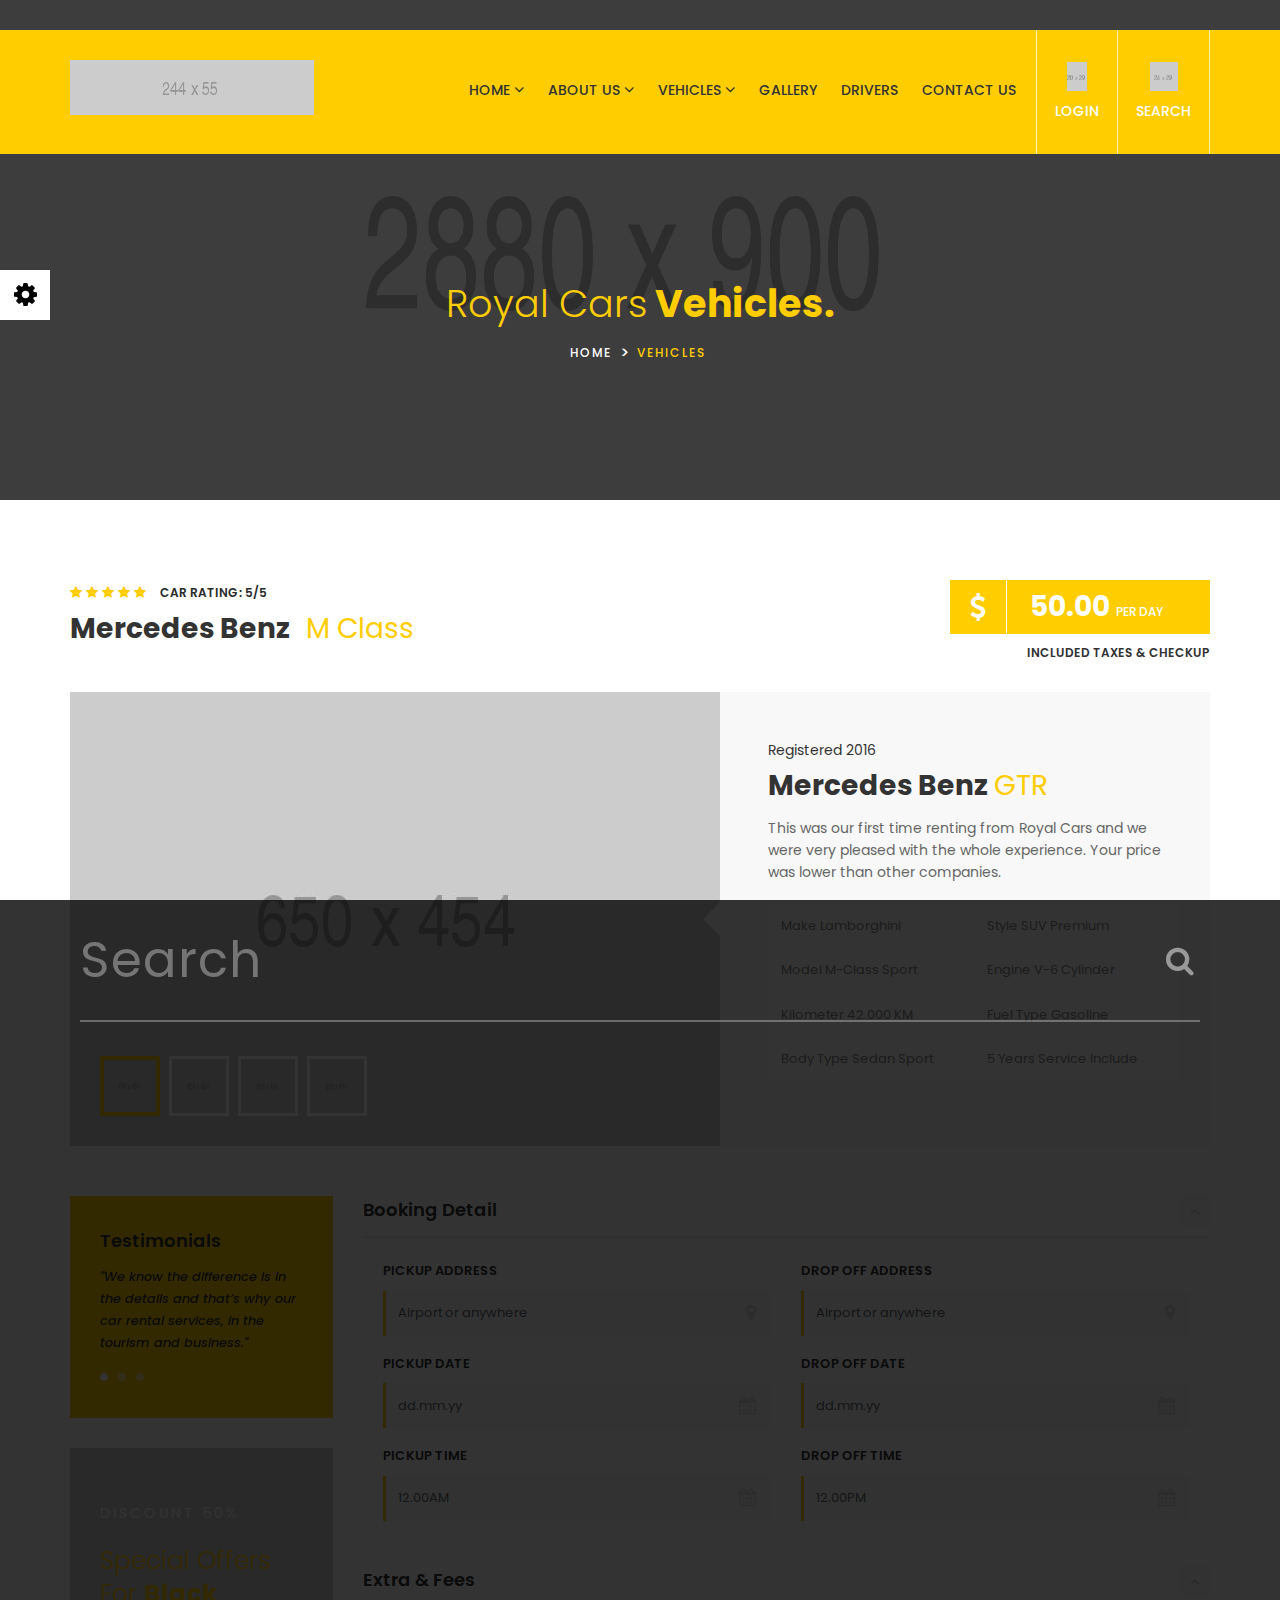
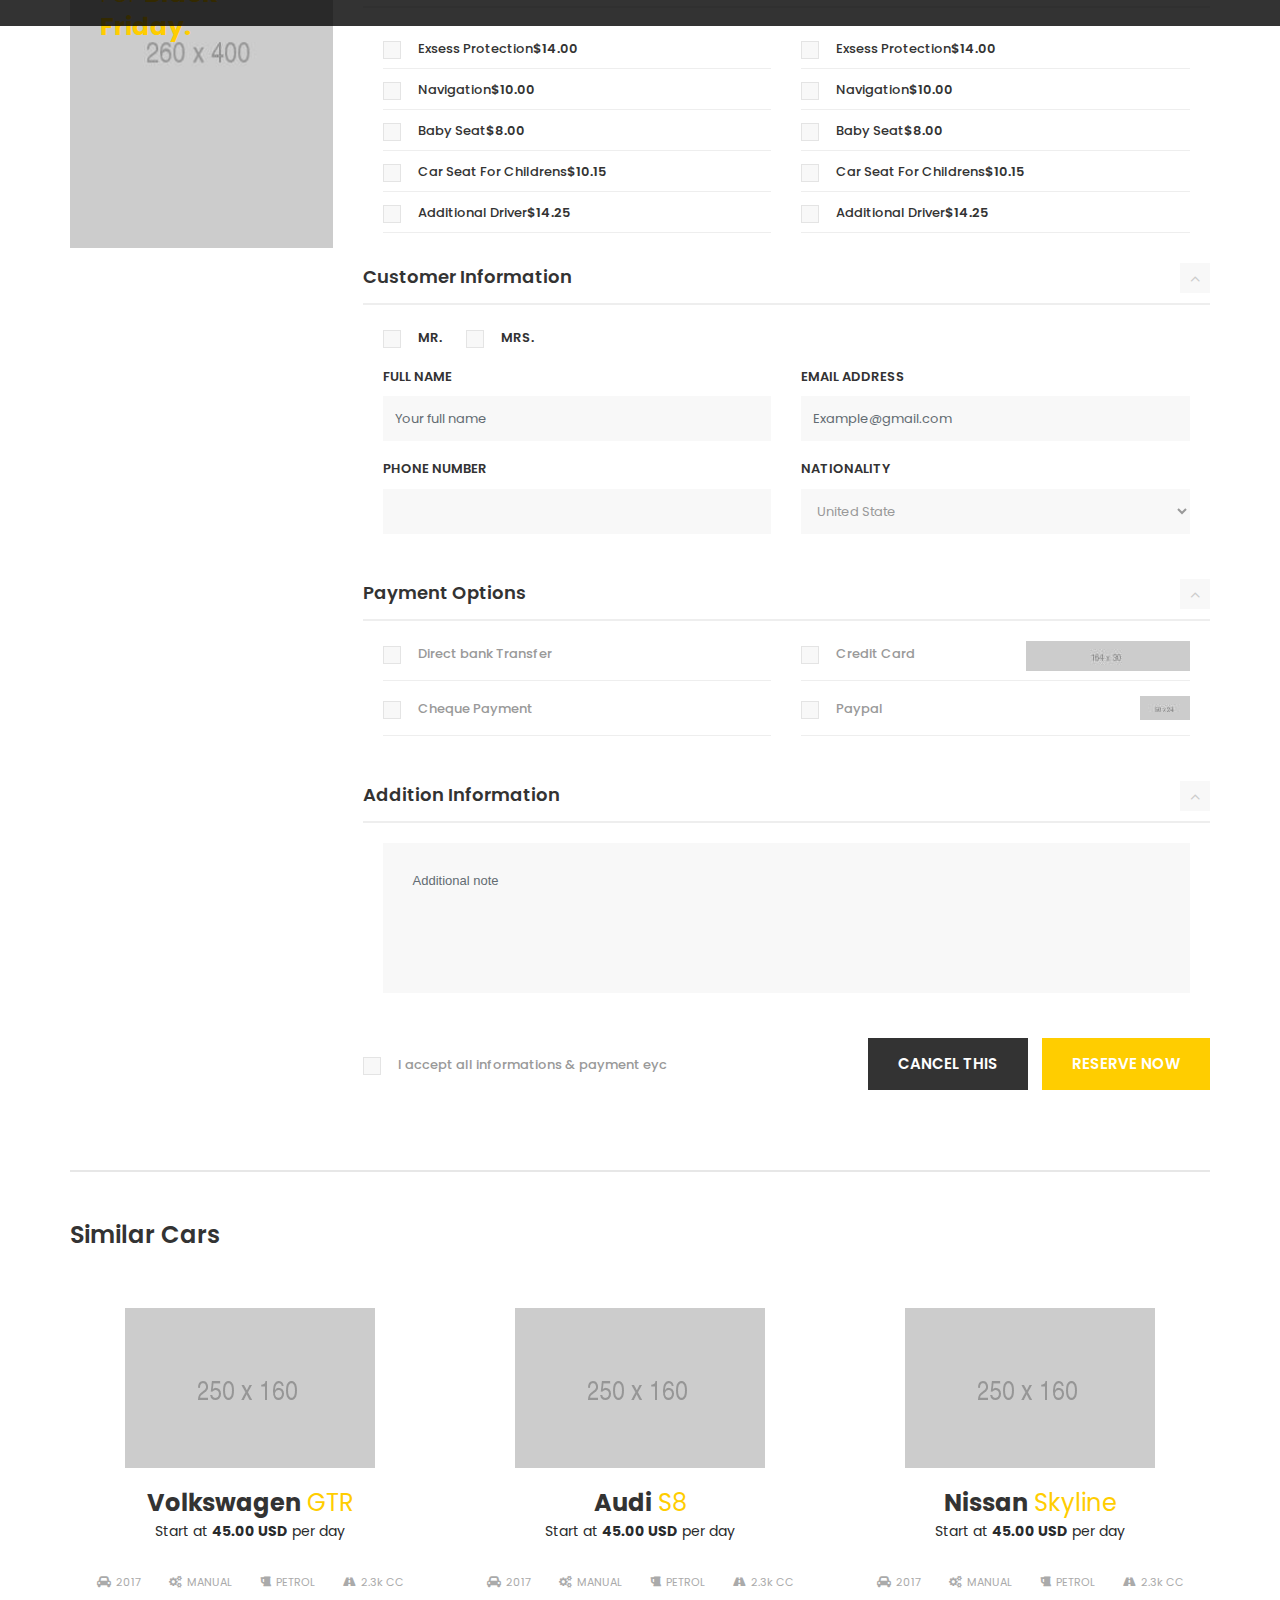
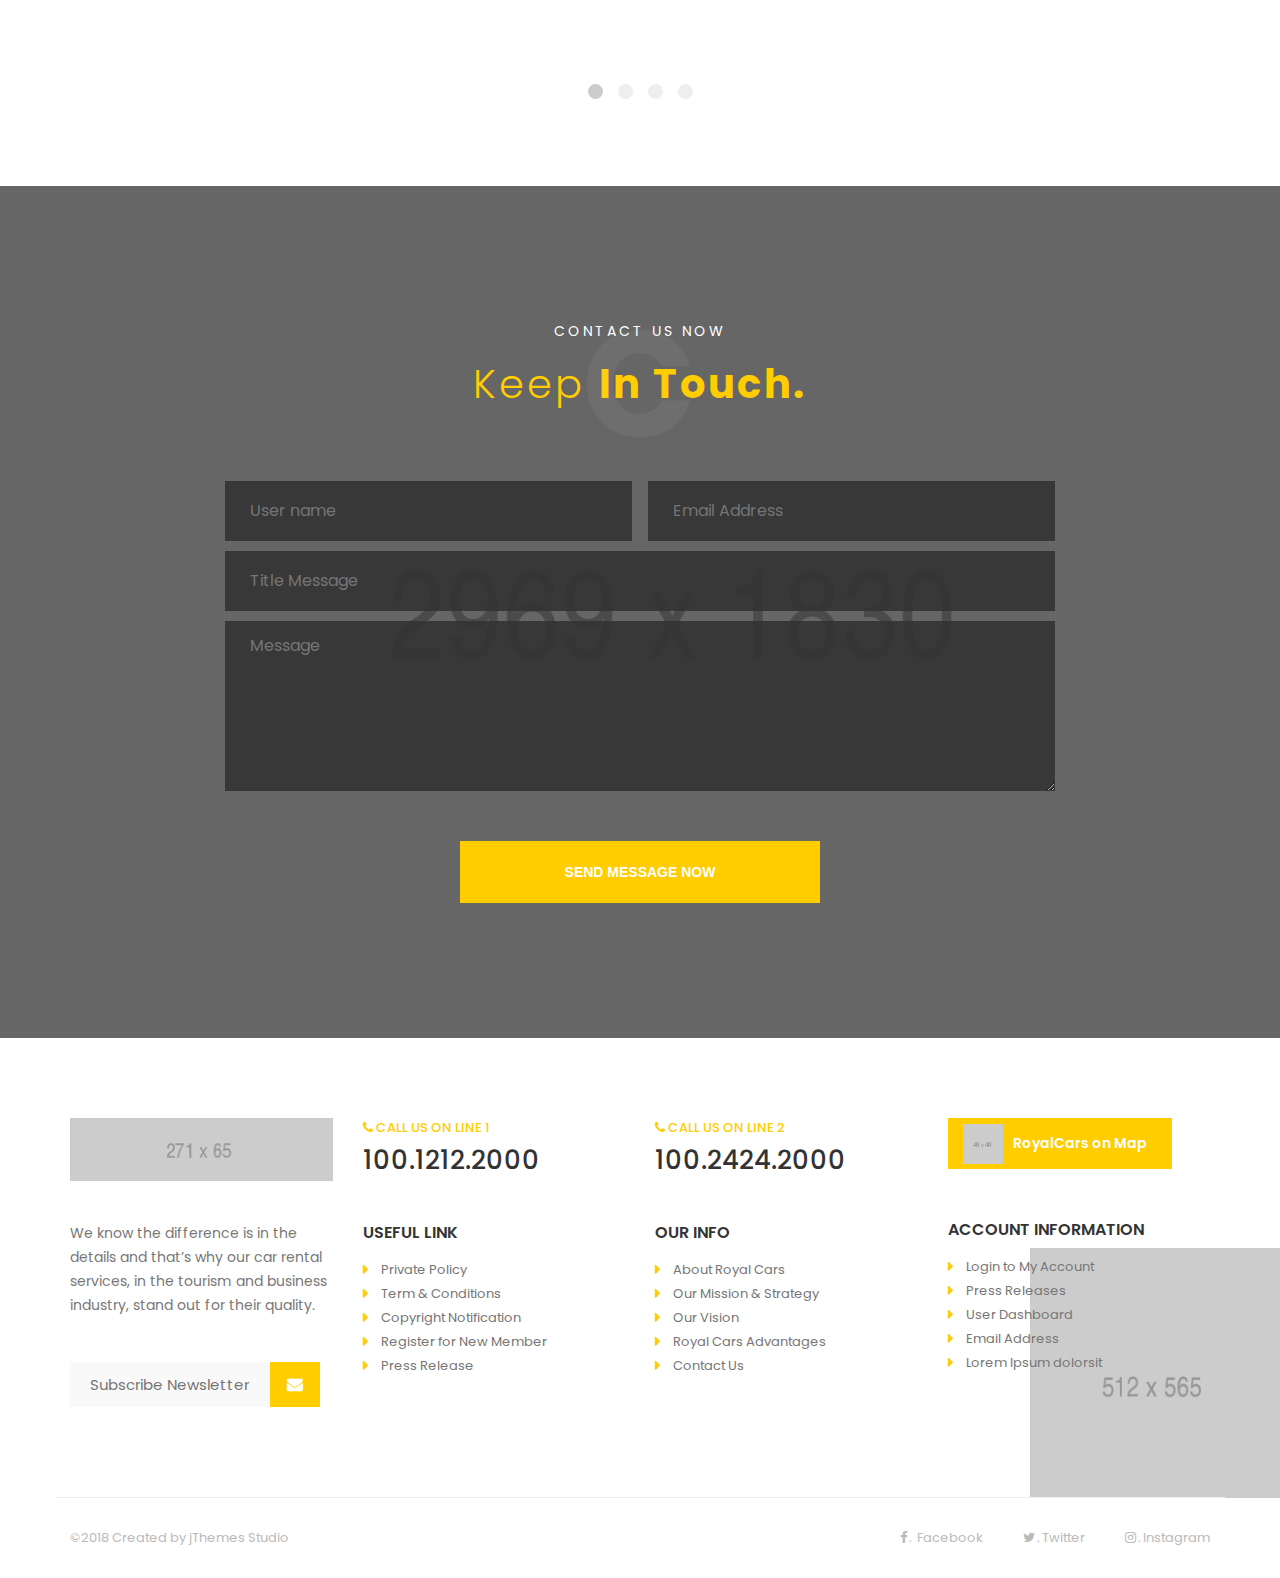
<file: RoyalCarsHtml/car-booking.html>
<!DOCTYPE html>
<html xmlns="http://www.w3.org/1999/xhtml" lang="en">
  <head>
      <!-- PAGE TITLE -->
      <title>Home - Royal Cars</title>

      <!-- META-DATA -->
      <meta http-equiv="content-type" content="text/html; charset=utf-8" >
      <meta name="viewport" content="width=device-width, initial-scale=1, maximum-scale=1, user-scalable=0">
      <meta name="description" content="" >
      <meta name="keywords" content="" >

      <!-- FAVICON -->
      <link rel="shortcut icon" href="assets/images/favicon.png">

      <!-- CSS:: FONTS -->
      <link href="https://fonts.googleapis.com/css?family=Poppins:300,400,500,600,700" rel="stylesheet">

      <!-- CSS:: MAIN -->
      <link rel="stylesheet" type="text/css" href="assets/css/main.css">
      <link rel="stylesheet" type="text/css" id="r-color-roller" href="assets/color-files/color-08.css">

  </head>
  <body> 
       <section id="r-customizer" class="r-customizer">
            <div class="r-selector"> 
                  <span class="d-block text-center">Color Options</span>
                  <div class="r-color_section r-color_block">
                        <ul class="r-color_selector" id="r-color_selector">
                            <li class="r-color_1" data-attr="color-01"></li>
                            <li class="r-color_6" data-attr="color-06"></li>
                            <li class="r-color_2" data-attr="color-02"></li>
                            <li class="r-color_3" data-attr="color-03"></li>
                            <li class="r-color_4" data-attr="color-04"></li>
                            <li class="r-color_5" data-attr="color-05"></li>
                            <li class="r-color_7" data-attr="color-07"></li>
                            <li class="r-color_8" data-attr="color-08"></li>
                        </ul>
                  </div>  
            </div>
            <i id="r-selector_icon" class="fa fa-cog"></i>
      </section>
      <div class="r-wrapper">
        <header>
          <div class="r-header r-header-inner">
            <div class="r-header-strip">
              <div class="container">
                <div class="row clearfix">
                  <div class="col-xl-3 col-lg-3 col-md-3 col-sm-12 col-xs-12">
                    <div class="r-logo">
                      <a href="index.html" class="d-inline-block"><img src="assets/images/logo.png" class="img-fluid d-block" alt=""></a>
                    </div>
                    <a href="javaScript:void(0)" class="menu-icon"> <i class="fa fa-bars"></i> </a>
                  </div>
                  <div class="col-xl-9 col-lg-9 col-md-9 col-sm-12 col-xs-12">
                    <div class="r-header-action float-right">
                      <a href="login-register.html"> <img src="assets/images/icon-lock.png" alt='' /> <span>Login</span></a>
                      <a href="#" class="r-search"> <img src="assets/images/icon-search.png" alt='' /> <span>Search</span></a>

                      <div class="r-search-wrapper">
                        <div class="r-search-inner">
                          <form>
                              <input type="text" class="r-search-field" placeholder="Search"/>
                              <button type="submit" class="r-search-btn">
                                <i class="fa fa-search"></i>
                              </button>
                          </form>
                        </div>
                      </div> <!-- /r-search-wrapper -->
                    </div>
                    <div class="r-nav-section float-right">
                      <nav>
                        <ul>
                          <li class="r-has-child">
                            <a href="index.html">HOME</a>
                            <ul class="pl-0 ml-0">
                              <li><a href="index.html">Home 01</a></li>
                              <li><a href="index-02.html">Home 02</a></li>
                              <li><a href="index-03.html">Home 03</a></li>
                              <li><a href="index-04.html">Home 04</a></li>
                            </ul>
                          </li>
                          <li class="r-has-child">
                            <a href="about.html">ABOUT US</a>
                            <ul class="pl-0 ml-0">
                              <li><a href="faq.html">Faq</a></li>
                            </ul>
                          </li>
                          <li class="r-has-child">
                            <a href="car-listing.html">VEHICLES</a>
                            <ul class="pl-0 ml-0">
                              <li><a href="car-list-map.html">Car List Map</a></li>
                              <li><a href="car-booking.html">Car Booking</a></li>
                            </ul>
                          </li>
                          <li><a href="gallery.html">GALLERY</a></li>
                          <li><a href="drivers.html">DRIVERS</a></li>
                          <li><a href="contact.html">CONTACT US</a></li>
                        </ul>
                      </nav>
                    </div>
                  </div>
                </div>
              </div>
            </div>
            <div class="r-header-inner-banner">
              <div class="r-header-in-over">
                <h1>Royal Cars<b> Vehicles.</b> </h1>
                <div class="r-breadcrum">
                  <ul>
                    <li><a href="#">HOME</a></li>
                    <li><span>VEHICLES</span></li>
                  </ul>
                </div>
              </div>
            </div>
          </div>
        </header>

        <section class="r-car-info-wrapper">
          <div class="container">
            <div class="r-car-info-header clearfix">
              <div class="r-car-top-info">
                <div class="r-car-rating">
                  <i class="fa fa-star"></i>
                  <i class="fa fa-star"></i>
                  <i class="fa fa-star"></i>
                  <i class="fa fa-star"></i>
                  <i class="fa fa-star"></i>
                  <span class="r-rating-text"> CAR RATING: 5/5 </span>
                </div>
                <h2 class="r-car-name"> Mercedes Benz <span>M Class</span> </h2>
              </div>

              <div class="r-car-offer">
                <div class="r-offer-cost">
                  <span class="fa fa-usd r-currency"></span> 50.00 <small>Per Day</small>
                </div>
                <span class="r-tax-info"> INCLUDED TAXES & CHECKUP </span>
              </div>
            </div> <!-- /r-car-info-header -->

            <div class="r-car-whole-info">
              <div class="row">
                <div class="col-lg-7 col-md-12 col-sm-12 col-xs-12">
                  <div class="r-car-product-carousel-wrapper">
                    <div class="r-car-product-carousel owl-carousel" data-slider-id="r-product-slider" id="productSlider">
                      <div class="item">
                        <img src="assets/images/car-slider-img-1.jpg" alt="" class="img-fluid" />
                      </div>
                      <div class="item">
                        <img src="assets/images/car-slider-img-2.jpg" alt="" class="img-fluid" />
                      </div>
                      <div class="item">
                        <img src="assets/images/car-slider-img-3.jpg" alt="" class="img-fluid" />
                      </div>
                      <div class="item">
                        <img src="assets/images/car-slider-img-4.jpg" alt="" class="img-fluid" />
                      </div>
                    </div>

                    <ul class="owl-thumbs r-car-product-carousel-thumb" data-slider-id="r-product-slider">
                      <li class="owl-thumb-item"> <img src="assets/images/car-slider-img-1.jpg" alt="" class="img-fluid" /> </li>
                      <li class="owl-thumb-item"> <img src="assets/images/car-slider-img-2.jpg" alt="" class="img-fluid" /> </li>
                      <li class="owl-thumb-item"> <img src="assets/images/car-slider-img-3.jpg" alt="" class="img-fluid" /> </li>
                      <li class="owl-thumb-item"> <img src="assets/images/car-slider-img-4.jpg" alt="" class="img-fluid" /> </li>
                    </ul>
                  </div> <!-- /r-car-product-carousel-wrapper -->
                </div>

                <div class="col-lg-5 col-md-12 col-sm-12 col-xs-12">
                  <div class="r-car-info-content">
                    <span class="r-reg-year">Registered 2016</span>
                    <h2 class="r-product-name"> Mercedes Benz <span>GTR</span> </h2>
                    <p class="r-product-description">This was our first time renting from Royal Cars and we were very pleased with the whole experience. Your price was lower than other companies.</p>
                    <div class="table-responsive">
                      <table class="table table-bordered">
                        <tr>
                          <td>Make Lamborghini</td>
                          <td>Style SUV Premium </td>
                        </tr>
                        <tr>
                          <td>Model M-Class Sport</td>
                          <td>Engine V-6 Cylinder</td>
                        </tr>
                        <tr>
                          <td>Kilometer 42.000 KM</td>
                          <td>Fuel Type Gasoline</td>
                        </tr>
                        <tr>
                          <td>Body Type Sedan Sport</td>
                          <td>5 Years Service Include</td>
                        </tr>
                      </table>
                    </div>
                  </div>
                  <!-- /r-car-info-content -->
                </div>
              </div>
            </div> <!-- /r-car-whole-info -->

            <div class="row">
              <div class="col-lg-3 col-md-4 col-sm-12">
                <div class="r-product-testimonial-wrapper">
                  <h4>Testimonials</h4>
                  <div class="owl-carousel" id="productTestimonial">
                    <div class="r-testimonial-box">
                      "We know the difference is in the details and that’s why our car rental services, in the tourism and business."
                    </div>
                    <div class="r-testimonial-box">
                      "We know the difference is in the details and that’s why our car rental services, in the tourism and business."
                    </div>
                    <div class="r-testimonial-box">
                      "We know the difference is in the details and that’s why our car rental services, in the tourism and business."
                    </div>
                  </div>
                </div>

                <div class="r-product-discount">
                  <span class="r-discount">DISCOUNT 50%</span>
                  <p class="r-discount-content"> Special Offers For <strong>Black Friday.</strong> </p>
                </div>
              </div>

              <div class="col-lg-9 col-md-8 col-sm-12">
                <div class="r-site-default-accordion">
                  <div class="r-accordion-header">
                    <h2 class="r-accordion-heading">Booking Detail</h2>
                    <i class="fa fa-angle-up"></i>
                  </div>
                  <div class="r-accordion-body">
                    <form>
                      <div class="row">
                        <div class="col-md-6 col-sm-12 col-xs-12">
                          <div class="form-group">
                            <label>Pickup Address</label>
                            <div class="input-group">
                               <input type="text" class="form-control" placeholder="Airport or anywhere" />
                               <span class="input-group-addon"><i class="fa fa-map-marker"></i></span>
                            </div>
                          </div>
                        </div>
                        <div class="col-md-6 col-sm-12 col-xs-12">
                          <div class="form-group">
                            <label>Drop Off Address</label>
                            <div class="input-group">
                               <input type="text" class="form-control" placeholder="Airport or anywhere" />
                               <span class="input-group-addon"><i class="fa fa-map-marker"></i></span>
                            </div>
                          </div>
                        </div>
                        <div class="col-md-6 col-sm-12 col-xs-12">
                          <div class="form-group">
                            <label>Pickup date </label>
                            <div class="input-group">
                               <input type="text" class="form-control" placeholder="dd.mm.yy" />
                               <span class="input-group-addon"><i class="fa fa-calendar"></i></span>
                            </div>
                          </div>
                        </div>
                        <div class="col-md-6 col-sm-12 col-xs-12">
                          <div class="form-group">
                            <label>Drop Off date </label>
                            <div class="input-group">
                               <input type="text" class="form-control" placeholder="dd.mm.yy" />
                               <span class="input-group-addon"><i class="fa fa-calendar"></i></span>
                            </div>
                          </div>
                        </div>
                        <div class="col-md-6 col-sm-12 col-xs-12">
                          <div class="form-group">
                            <label>Pickup Time </label>
                            <div class="input-group">
                               <input type="text" class="form-control" placeholder="12.00AM" />
                               <span class="input-group-addon"><i class="fa fa-calendar"></i></span>
                            </div>
                          </div>
                        </div>
                        <div class="col-md-6 col-sm-12 col-xs-12">
                          <div class="form-group">
                            <label>Drop off Time </label>
                            <div class="input-group">
                               <input type="text" class="form-control" placeholder="12.00PM" />
                               <span class="input-group-addon"><i class="fa fa-calendar"></i></span>
                            </div>
                          </div>
                        </div>
                      </div>
                    </form>
                  </div>
                </div>

                <div class="r-site-default-accordion">
                  <div class="r-accordion-header">
                    <h2 class="r-accordion-heading">Extra & Fees</h2>
                    <i class="fa fa-angle-up"></i>
                  </div>
                  <div class="r-accordion-body">
                    <form>
                      <div class="row">
                        <div class="col-lg-6 col-md-12 col-sm-12 col-xs-12">
                          <ul class="r-fee-list">
                            <li class="clearfix r-site-checkbox">
                              <label>
                                Exsess Protection
                                <span class="r-extra-fee">$14.00</span>
                                <input type="checkbox" />
                                <span class="r-site-checkbox-icon"> <i class="fa fa-check-square"></i> </span>
                              </label>
                             </li>
                            <li class="clearfix r-site-checkbox">
                              <label>
                                Navigation
                                <span class="r-extra-fee">$10.00</span>
                                <input type="checkbox" />
                                <span class="r-site-checkbox-icon"> <i class="fa fa-check-square"></i> </span>
                              </label>
                             </li>
                             <li class="clearfix r-site-checkbox">
                               <label>
                                 Baby Seat
                                 <span class="r-extra-fee">$8.00</span>
                                 <input type="checkbox" />
                                 <span class="r-site-checkbox-icon"> <i class="fa fa-check-square"></i> </span>
                               </label>
                              </li>
                             <li class="clearfix r-site-checkbox">
                               <label>
                                  Car Seat For Childrens
                                 <span class="r-extra-fee">$10.15</span>
                                 <input type="checkbox" />
                                 <span class="r-site-checkbox-icon"> <i class="fa fa-check-square"></i> </span>
                               </label>
                              </li>
                             <li class="clearfix r-site-checkbox">
                               <label>
                                Additional Driver
                                 <span class="r-extra-fee">$14.25</span>
                                 <input type="checkbox" />
                                 <span class="r-site-checkbox-icon"> <i class="fa fa-check-square"></i> </span>
                               </label>
                              </li>
                          </ul>
                        </div>
                        <div class="col-lg-6 col-md-12 col-sm-12 col-xs-12">
                          <ul class="r-fee-list">
                            <li class="clearfix r-site-checkbox">
                              <label>
                                Exsess Protection
                                <span class="r-extra-fee">$14.00</span>
                                <input type="checkbox" />
                                <span class="r-site-checkbox-icon"> <i class="fa fa-check-square"></i> </span>
                              </label>
                             </li>
                            <li class="clearfix r-site-checkbox">
                              <label>
                                Navigation
                                <span class="r-extra-fee">$10.00</span>
                                <input type="checkbox" />
                                <span class="r-site-checkbox-icon"> <i class="fa fa-check-square"></i> </span>
                              </label>
                             </li>
                             <li class="clearfix r-site-checkbox">
                               <label>
                                 Baby Seat
                                 <span class="r-extra-fee">$8.00</span>
                                 <input type="checkbox" />
                                 <span class="r-site-checkbox-icon"> <i class="fa fa-check-square"></i> </span>
                               </label>
                              </li>
                             <li class="clearfix r-site-checkbox">
                               <label>
                                  Car Seat For Childrens
                                 <span class="r-extra-fee">$10.15</span>
                                 <input type="checkbox" />
                                 <span class="r-site-checkbox-icon"> <i class="fa fa-check-square"></i> </span>
                               </label>
                              </li>
                             <li class="clearfix r-site-checkbox">
                               <label>
                                Additional Driver
                                 <span class="r-extra-fee">$14.25</span>
                                 <input type="checkbox" />
                                 <span class="r-site-checkbox-icon"> <i class="fa fa-check-square"></i> </span>
                               </label>
                              </li>
                          </ul>
                        </div>
                      </div>

                    </form>
                  </div>
                </div>

                <div class="r-site-default-accordion">
                  <div class="r-accordion-header">
                    <h2 class="r-accordion-heading">Customer Information</h2>
                    <i class="fa fa-angle-up"></i>
                  </div>
                  <div class="r-accordion-body">
                    <form>
                      <div class="row">
                        <div class="col-md-12">
                          <div class="form-group">
                            <div class="r-site-checkbox">
                              <label>
                                Mr.
                                <input type="checkbox" />
                                <span class="r-site-checkbox-icon"> <i class="fa fa-check-square"></i> </span>
                              </label>
                              <label>
                                Mrs.
                                <input type="checkbox" />
                                <span class="r-site-checkbox-icon"> <i class="fa fa-check-square"></i> </span>
                              </label>
                            </div>
                          </div>
                        </div>

                        <div class="col-md-6 col-sm-12">
                          <div class="form-group">
                            <label>Full Name</label>
                            <input type="text" class="form-control" placeholder="Your full name"/>
                          </div>
                        </div>
                        <div class="col-md-6 col-sm-12">
                          <div class="form-group">
                            <label>Email Address</label>
                            <input type="text" class="form-control" placeholder="Example@gmail.com"/>
                          </div>
                        </div>
                        <div class="col-md-6 col-sm-12">
                          <div class="form-group">
                            <label>Phone Number</label>
                            <input type="text" class="form-control" placeholder=""/>
                          </div>
                        </div>
                        <div class="col-md-6 col-sm-12">
                          <div class="form-group">
                            <label>Nationality</label>
                            <select class="form-control">
                              <option value="">United State</option>
                              <option value="">India</option>
                              <option value="">Russia</option>
                              <option value="">China</option>
                              <option value="">Australia</option>
                            </select>
                          </div>
                        </div>

                      </div>

                    </form>
                  </div>
                </div>

                <div class="r-site-default-accordion">
                  <div class="r-accordion-header">
                    <h2 class="r-accordion-heading">Payment Options</h2>
                    <i class="fa fa-angle-up"></i>
                  </div>
                  <div class="r-accordion-body">
                    <form>
                      <div class="r-payment-options">
                        <div class="row">
                          <div class="col-md-6 col-sm-12">
                            <div class="r-site-checkbox">
                              <label>
                                <input type="checkbox" />
                                <span class="r-site-checkbox-icon"> <i class="fa fa-check-square"></i> </span>
                                <span class="r-site-checkbox-text">Direct bank Transfer</span>
                              </label>
                            </div>
                          </div>
                          <div class="col-md-6 col-sm-12">
                            <div class="r-site-checkbox">
                              <label>
                                <input type="checkbox" />
                                <span class="r-site-checkbox-icon"> <i class="fa fa-check-square"></i> </span>
                                <span class="r-site-checkbox-text">Credit Card</span>
                              </label>
                              <img src="assets/images/payment-icons.jpg" alt="" class="" />
                            </div>
                          </div>
                          <div class="col-md-6 col-sm-12">
                            <div class="r-site-checkbox">
                              <label>
                                <input type="checkbox" />
                                <span class="r-site-checkbox-icon"> <i class="fa fa-check-square"></i> </span>
                                <span class="r-site-checkbox-text">Cheque Payment</span>
                              </label>
                            </div>
                          </div>
                          <div class="col-md-6 col-sm-12">
                            <div class="r-site-checkbox">
                              <label>
                                <input type="checkbox" />
                                <span class="r-site-checkbox-icon"> <i class="fa fa-check-square"></i> </span>
                                <span class="r-site-checkbox-text">Paypal</span>
                              </label>
                              <img src="assets/images/paypal-icon.jpg" alt="" class="" />
                            </div>
                          </div>
                        </div>
                      </div>
                    </form>
                  </div>
                </div>

                <div class="r-site-default-accordion">
                  <div class="r-accordion-header">
                    <h2 class="r-accordion-heading">Addition Information</h2>
                    <i class="fa fa-angle-up"></i>
                  </div>
                  <div class="r-accordion-body">
                    <form>
                      <div class="row">
                        <div class="col-md-12">
                          <div class="form-group">
                            <textarea class="form-control" placeholder="Additional note"></textarea>
                          </div>
                        </div>
                      </div>
                    </form>
                  </div>
                </div>

                <div class="r-booking-form-submission">
                  <div class="row">
                    <div class="col-lg-6 col-md-12">
                      <div class="r-site-checkbox">
                        <label>
                          <input type="checkbox" />
                          <span class="r-site-checkbox-icon"> <i class="fa fa-check-square"></i> </span>
                          <span class="r-site-checkbox-text">I accept all informations & payment eyc</span>
                        </label>
                      </div>
                    </div>
                    <div class="col-lg-6 col-md-12 r-submission-btn-wrapper">
                      <input type="reset" class="btn-default" value="Cancel This" />
                      <input type="submit" class="btn-primary" value="Reserve Now" />
                    </div>
                  </div>
                </div>
              </div>
            </div>

            <div class="r-similar-product">
              <h2 class="heading"> Similar Cars </h2>
              <div class="r-best-offer-list owl-carousel" id="similarProductCarousel">
                <div class="r-best-offer-single">
                  <div class="r-best-offer-in">
                    <div class="r-offer-img">
                      <a class="d-inline-block" href="#"><img src="assets/images/car-1.png" class="img-fluid d-block m-auto" alt=""></a>
                      <div class="r-offer-img-over">
                        <i class="fa fa-search"></i>
                      </div>
                    </div>
                    <div class="r-best-offer-content">
                      <a href="#"><b>Volkswagen</b> GTR</a>
                      <p>Start at <b>45.00 USD</b> per day</p>
                      <ul class="pl-0 mb-0">
                        <li><i class="fa fa-car"></i><span>2017</span></li>
                        <li><i class="fa fa-cogs"></i><span>MANUAL</span></li>
                        <li><i class="fa fa-beer"></i><span>PETROL</span></li>
                        <li><i class="fa fa-road"></i><span>2.3k CC</span></li>
                      </ul>
                    </div>
                    <div class="r-offer-rewst-this">
                      <span class="text-uppercase">Rent this car</span>
                    </div>
                  </div>
                </div>

                <div class="r-best-offer-single">
                  <div class="r-best-offer-in">
                    <div class="r-offer-img">
                      <a class="d-inline-block" href="#"><img src="assets/images/car-6.png" class="img-fluid d-block m-auto" alt=""></a>
                      <div class="r-offer-img-over">
                        <i class="fa fa-search"></i>
                      </div>
                    </div>
                    <div class="r-best-offer-content">
                      <a href="#"><b>Audi</b> S8</a>
                      <p>Start at <b>45.00 USD</b> per day</p>
                      <ul class="pl-0 mb-0">
                        <li><i class="fa fa-car"></i><span>2017</span></li>
                        <li><i class="fa fa-cogs"></i><span>MANUAL</span></li>
                        <li><i class="fa fa-beer"></i><span>PETROL</span></li>
                        <li><i class="fa fa-road"></i><span>2.3k CC</span></li>
                      </ul>
                    </div>
                    <div class="r-offer-rewst-this">
                      <span class="text-uppercase">Rent this car</span>
                    </div>
                  </div>
                </div>

                <div class="r-best-offer-single">
                  <div class="r-best-offer-in">
                    <div class="r-offer-img">
                      <a class="d-inline-block" href="#"><img src="assets/images/car-3.png" class="img-fluid d-block m-auto" alt=""></a>
                      <div class="r-offer-img-over">
                        <i class="fa fa-search"></i>
                      </div>
                    </div>
                    <div class="r-best-offer-content">
                      <a href="#"><b>Nissan</b> Skyline</a>
                      <p>Start at <b>45.00 USD</b> per day</p>
                      <ul class="pl-0 mb-0">
                        <li><i class="fa fa-car"></i><span>2017</span></li>
                        <li><i class="fa fa-cogs"></i><span>MANUAL</span></li>
                        <li><i class="fa fa-beer"></i><span>PETROL</span></li>
                        <li><i class="fa fa-road"></i><span>2.3k CC</span></li>
                      </ul>
                    </div>
                    <div class="r-offer-rewst-this">
                      <span class="text-uppercase">Rent this car</span>
                    </div>
                  </div>
                </div>

                <div class="r-best-offer-single">
                  <div class="r-best-offer-in">
                    <div class="r-offer-img">
                      <a class="d-inline-block" href="#"><img src="assets/images/car-1.png" class="img-fluid d-block m-auto" alt=""></a>
                      <div class="r-offer-img-over">
                        <i class="fa fa-search"></i>
                      </div>
                    </div>
                    <div class="r-best-offer-content">
                      <a href="#"><b>Mercedes</b> GTR3</a>
                      <p>Start at <b>45.00 USD</b> per day</p>
                      <ul class="pl-0 mb-0">
                        <li><i class="fa fa-car"></i><span>2017</span></li>
                        <li><i class="fa fa-cogs"></i><span>MANUAL</span></li>
                        <li><i class="fa fa-beer"></i><span>PETROL</span></li>
                        <li><i class="fa fa-road"></i><span>2.3k CC</span></li>
                      </ul>
                    </div>
                    <div class="r-offer-rewst-this">
                      <span class="text-uppercase">Rent this car</span>
                    </div>
                  </div>
                </div>

                <div class="r-best-offer-single">
                  <div class="r-best-offer-in">
                    <div class="r-offer-img">
                      <a class="d-inline-block" href="#"><img src="assets/images/car-1.png" class="img-fluid d-block m-auto" alt=""></a>
                      <div class="r-offer-img-over">
                        <i class="fa fa-search"></i>
                      </div>
                    </div>
                    <div class="r-best-offer-content">
                      <a href="#"><b>Volkswagen</b> GTR</a>
                      <p>Start at <b>45.00 USD</b> per day</p>
                      <ul class="pl-0 mb-0">
                        <li><i class="fa fa-car"></i><span>2017</span></li>
                        <li><i class="fa fa-cogs"></i><span>MANUAL</span></li>
                        <li><i class="fa fa-beer"></i><span>PETROL</span></li>
                        <li><i class="fa fa-road"></i><span>2.3k CC</span></li>
                      </ul>
                    </div>
                    <div class="r-offer-rewst-this">
                      <span class="text-uppercase">Rent this car</span>
                    </div>
                  </div>
                </div>

                <div class="r-best-offer-single">
                  <div class="r-best-offer-in">
                    <div class="r-offer-img">
                      <a class="d-inline-block" href="#"><img src="assets/images/car-6.png" class="img-fluid d-block m-auto" alt=""></a>
                      <div class="r-offer-img-over">
                        <i class="fa fa-search"></i>
                      </div>
                    </div>
                    <div class="r-best-offer-content">
                      <a href="#"><b>Audi</b> S8</a>
                      <p>Start at <b>45.00 USD</b> per day</p>
                      <ul class="pl-0 mb-0">
                        <li><i class="fa fa-car"></i><span>2017</span></li>
                        <li><i class="fa fa-cogs"></i><span>MANUAL</span></li>
                        <li><i class="fa fa-beer"></i><span>PETROL</span></li>
                        <li><i class="fa fa-road"></i><span>2.3k CC</span></li>
                      </ul>
                    </div>
                    <div class="r-offer-rewst-this">
                      <span class="text-uppercase">Rent this car</span>
                    </div>
                  </div>
                </div>

                <div class="r-best-offer-single">
                  <div class="r-best-offer-in">
                    <div class="r-offer-img">
                      <a class="d-inline-block" href="#"><img src="assets/images/car-3.png" class="img-fluid d-block m-auto" alt=""></a>
                      <div class="r-offer-img-over">
                        <i class="fa fa-search"></i>
                      </div>
                    </div>
                    <div class="r-best-offer-content">
                      <a href="#"><b>Nissan</b> Skyline</a>
                      <p>Start at <b>45.00 USD</b> per day</p>
                      <ul class="pl-0 mb-0">
                        <li><i class="fa fa-car"></i><span>2017</span></li>
                        <li><i class="fa fa-cogs"></i><span>MANUAL</span></li>
                        <li><i class="fa fa-beer"></i><span>PETROL</span></li>
                        <li><i class="fa fa-road"></i><span>2.3k CC</span></li>
                      </ul>
                    </div>
                    <div class="r-offer-rewst-this">
                      <span class="text-uppercase">Rent this car</span>
                    </div>
                  </div>
                </div>

                <div class="r-best-offer-single">
                  <div class="r-best-offer-in">
                    <div class="r-offer-img">
                      <a class="d-inline-block" href="#"><img src="assets/images/car-1.png" class="img-fluid d-block m-auto" alt=""></a>
                      <div class="r-offer-img-over">
                        <i class="fa fa-search"></i>
                      </div>
                    </div>
                    <div class="r-best-offer-content">
                      <a href="#"><b>Mercedes</b> GTR3</a>
                      <p>Start at <b>45.00 USD</b> per day</p>
                      <ul class="pl-0 mb-0">
                        <li><i class="fa fa-car"></i><span>2017</span></li>
                        <li><i class="fa fa-cogs"></i><span>MANUAL</span></li>
                        <li><i class="fa fa-beer"></i><span>PETROL</span></li>
                        <li><i class="fa fa-road"></i><span>2.3k CC</span></li>
                      </ul>
                    </div>
                    <div class="r-offer-rewst-this">
                      <span class="text-uppercase">Rent this car</span>
                    </div>
                  </div>
                </div>

                <div class="r-best-offer-single">
                  <div class="r-best-offer-in">
                    <div class="r-offer-img">
                      <a class="d-inline-block" href="#"><img src="assets/images/car-1.png" class="img-fluid d-block m-auto" alt=""></a>
                      <div class="r-offer-img-over">
                        <i class="fa fa-search"></i>
                      </div>
                    </div>
                    <div class="r-best-offer-content">
                      <a href="#"><b>Volkswagen</b> GTR</a>
                      <p>Start at <b>45.00 USD</b> per day</p>
                      <ul class="pl-0 mb-0">
                        <li><i class="fa fa-car"></i><span>2017</span></li>
                        <li><i class="fa fa-cogs"></i><span>MANUAL</span></li>
                        <li><i class="fa fa-beer"></i><span>PETROL</span></li>
                        <li><i class="fa fa-road"></i><span>2.3k CC</span></li>
                      </ul>
                    </div>
                    <div class="r-offer-rewst-this">
                      <span class="text-uppercase">Rent this car</span>
                    </div>
                  </div>
                </div>

                <div class="r-best-offer-single">
                  <div class="r-best-offer-in">
                    <div class="r-offer-img">
                      <a class="d-inline-block" href="#"><img src="assets/images/car-6.png" class="img-fluid d-block m-auto" alt=""></a>
                      <div class="r-offer-img-over">
                        <i class="fa fa-search"></i>
                      </div>
                    </div>
                    <div class="r-best-offer-content">
                      <a href="#"><b>Audi</b> S8</a>
                      <p>Start at <b>45.00 USD</b> per day</p>
                      <ul class="pl-0 mb-0">
                        <li><i class="fa fa-car"></i><span>2017</span></li>
                        <li><i class="fa fa-cogs"></i><span>MANUAL</span></li>
                        <li><i class="fa fa-beer"></i><span>PETROL</span></li>
                        <li><i class="fa fa-road"></i><span>2.3k CC</span></li>
                      </ul>
                    </div>
                    <div class="r-offer-rewst-this">
                      <span class="text-uppercase">Rent this car</span>
                    </div>
                  </div>
                </div>

                <div class="r-best-offer-single">
                  <div class="r-best-offer-in">
                    <div class="r-offer-img">
                      <a class="d-inline-block" href="#"><img src="assets/images/car-3.png" class="img-fluid d-block m-auto" alt=""></a>
                      <div class="r-offer-img-over">
                        <i class="fa fa-search"></i>
                      </div>
                    </div>
                    <div class="r-best-offer-content">
                      <a href="#"><b>Nissan</b> Skyline</a>
                      <p>Start at <b>45.00 USD</b> per day</p>
                      <ul class="pl-0 mb-0">
                        <li><i class="fa fa-car"></i><span>2017</span></li>
                        <li><i class="fa fa-cogs"></i><span>MANUAL</span></li>
                        <li><i class="fa fa-beer"></i><span>PETROL</span></li>
                        <li><i class="fa fa-road"></i><span>2.3k CC</span></li>
                      </ul>
                    </div>
                    <div class="r-offer-rewst-this">
                      <span class="text-uppercase">Rent this car</span>
                    </div>
                  </div>
                </div>

                <div class="r-best-offer-single">
                  <div class="r-best-offer-in">
                    <div class="r-offer-img">
                      <a class="d-inline-block" href="#"><img src="assets/images/car-1.png" class="img-fluid d-block m-auto" alt=""></a>
                      <div class="r-offer-img-over">
                        <i class="fa fa-search"></i>
                      </div>
                    </div>
                    <div class="r-best-offer-content">
                      <a href="#"><b>Mercedes</b> GTR3</a>
                      <p>Start at <b>45.00 USD</b> per day</p>
                      <ul class="pl-0 mb-0">
                        <li><i class="fa fa-car"></i><span>2017</span></li>
                        <li><i class="fa fa-cogs"></i><span>MANUAL</span></li>
                        <li><i class="fa fa-beer"></i><span>PETROL</span></li>
                        <li><i class="fa fa-road"></i><span>2.3k CC</span></li>
                      </ul>
                    </div>
                    <div class="r-offer-rewst-this">
                      <span class="text-uppercase">Rent this car</span>
                    </div>
                  </div>
                </div>
              </div>
            </div>
          </div>
        </section> <!-- /r-car-info -->

        <section id="r-get-in-touch">
          <div class="r-get-in-touch">
            <div class="container">
              <div class="r-get-header">
                <span>CONTACT US NOW</span>
                <h2>Keep <b>In Touch.</b></h2>
              </div>
              <div class="r-get-form">
                <form action="#">
                  <div class="clearfix">
                    <div class="form-group"><input type="text" placeholder="User name"></div>
                    <div class="form-group"><input type="email" placeholder="Email Address"></div>
                  </div>
                  <div class="form-group"><input type="email" placeholder="Title Message"></div>
                  <div class="form-group">
                    <textarea placeholder="Message"></textarea>
                  </div>
                  <div class="text-center">
                    <button class="btn btn-full">SEND MESSAGE NOW</button>
                  </div>
                </form>
              </div>
            </div>
          </div>
        </section>
        <footer>
          <div class="r-footer">
            <div class="container">
              <div class="row clearfix">
                <div class="col-xl-3 col-lg-3 col-md-3 col-sm-6 col-xs-12">
                  <div class="r-footer-block">
                    <img src="assets/images/footer-logo.png" class="d-block img-fluid" alt="">
                    <p>
                      We know the difference is in the details and that’s why our car rental services, in the tourism and business industry, stand out for their quality.
                    </p>
                    <form action="#">
                      <div class="r-newsletter">
                        <input type="email" placeholder="Subscribe Newsletter">
                        <button class="btn"><i class="fa fa-envelope"></i></button>
                      </div>
                    </form>
                  </div>
                </div>
                <div class="col-xl-3 col-lg-3 col-md-3 col-sm-6 col-xs-12">
                  <div class="r-footer-block">
                    <div class="r-footer-widget r-footer-phone">
                      <span><i class="fa fa-phone"></i> CALL US ON LINE 1</span>
                      <h5>100.1212.2000</h5>
                    </div>
                    <div class="r-footer-widget r-footer-nav">
                      <h6>USEFUL LINK</h6>
                      <nav>
                        <ul>
                          <li><a href="#">Private Policy</a></li>
                          <li><a href="#">Term & Conditions</a></li>
                          <li><a href="#">Copyright Notification</a></li>
                          <li><a href="#">Register for New Member</a></li>
                          <li><a href="#">Press Release</a></li>
                        </ul>
                      </nav>
                    </div>
                  </div>
                </div>
                <div class="col-xl-3 col-lg-3 col-md-3 col-sm-6 col-xs-12">
                  <div class="r-footer-block">
                    <div class="r-footer-widget r-footer-phone">
                      <span><i class="fa fa-phone"></i> CALL US ON LINE 2</span>
                      <h5>100.2424.2000</h5>
                    </div>
                    <div class="r-footer-widget r-footer-nav">
                      <h6>OUR INFO</h6>
                      <nav>
                        <ul>
                          <li><a href="#">About Royal Cars</a></li>
                          <li><a href="#">Our Mission & Strategy</a></li>
                          <li><a href="#">Our Vision</a></li>
                          <li><a href="#">Royal Cars Advantages</a></li>
                          <li><a href="#">Contact Us</a></li>
                        </ul>
                      </nav>
                    </div>
                  </div>
                </div>
                <div class="col-xl-3 col-lg-3 col-md-3 col-sm-6 col-xs-12">
                  <div class="r-footer-block">
                    <div class="r-footer-widget r-footer-map">
                      <a href="#"> <img src="assets/images/icon-footer-map.png" class="icon" alt=''/> RoyalCars on Map</a>
                    </div>
                    <div class="r-footer-widget r-footer-nav">
                      <h6>ACCOUNT INFORMATION</h6>
                      <nav>
                        <ul>
                          <li><a href="#">Login to My Account</a></li>
                          <li><a href="#">Press Releases</a></li>
                          <li><a href="#">User Dashboard</a></li>
                          <li><a href="#">Email Address</a></li>
                          <li><a href="#">Lorem Ipsum dolorsit</a></li>
                        </ul>
                      </nav>
                    </div>
                  </div>
                </div>
              </div>
              <div class="row clearfix r-footer-strip">
                <div class="col-xl-6 col-lg-6 col-md-6 col-sm-6 col-xs-12">
                 ©2018 Created by jThemes Studio
                </div>
                <div class="col-xl-6 col-lg-6 col-md-6 col-sm-6 col-xs-12">
                 <ul>
                   <li><a href="#"><i class="fa fa-facebook"></i>. <span>Facebook</span></a></li>
                   <li><a href="#"><i class="fa fa-twitter"></i>.<span>Twitter</span></a></li>
                   <li><a href="#"><i class="fa fa-instagram"></i>.<span>Instagram</span></a></li>
                 </ul>
                </div>
              </div>
            </div>
          </div>
        </footer>
      </div>
      <div id="r-to-top" class="r-to-top"><i class="fa fa-angle-up"></i></div>
      <!-- JQUERY:: JQUERY.JS -->
      <script src="assets/js/jquery.min.js"></script>

      <!-- JQUERY:: BOOTSTRAP.JS -->
      <script src="assets/js/tether.min.js"></script>
      <script src="assets/js/bootstrap.min.js"></script>
      <script src="assets/js/plugins/owl/owl.carousel.min.js"></script>
      <script src="assets/js/plugins/owl/owl.carousel2.thumbs.js"></script>
      <script src="assets/js/custom.js"></script>

  </body>
</html>
</file>
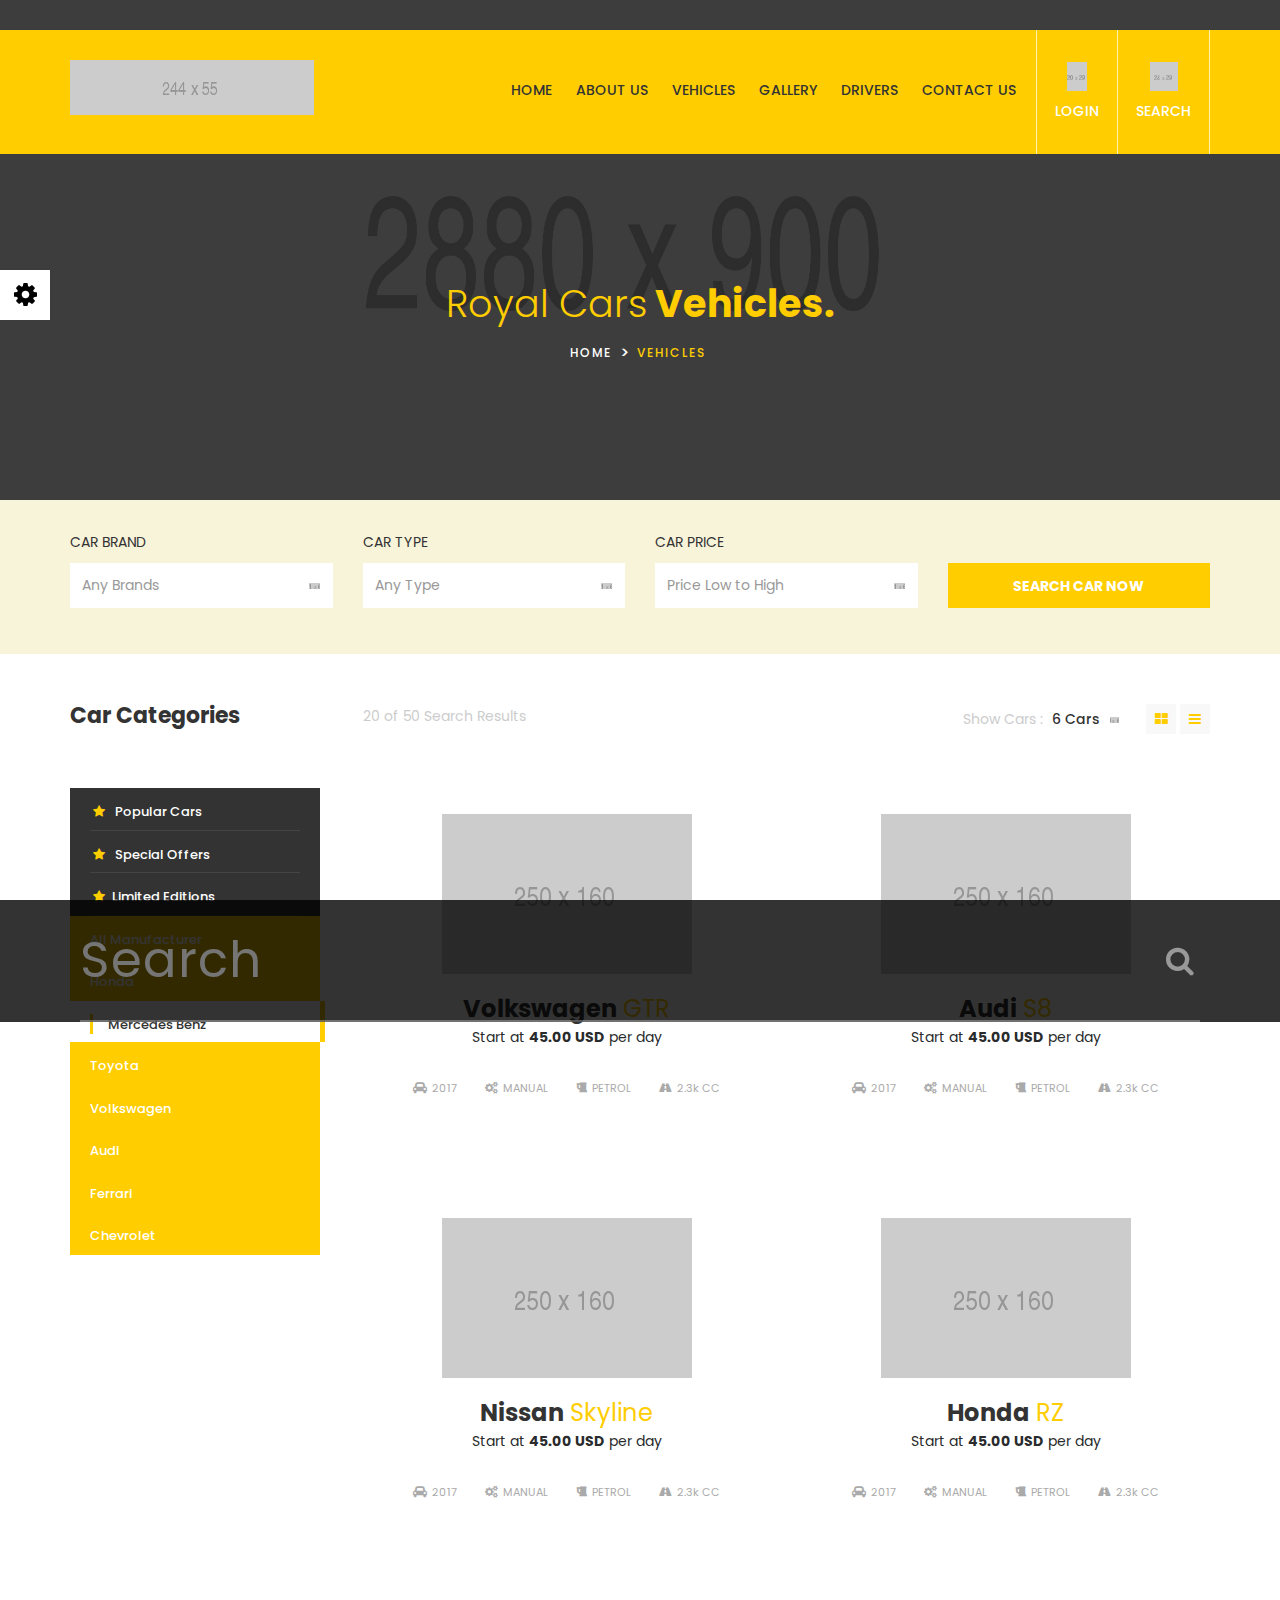
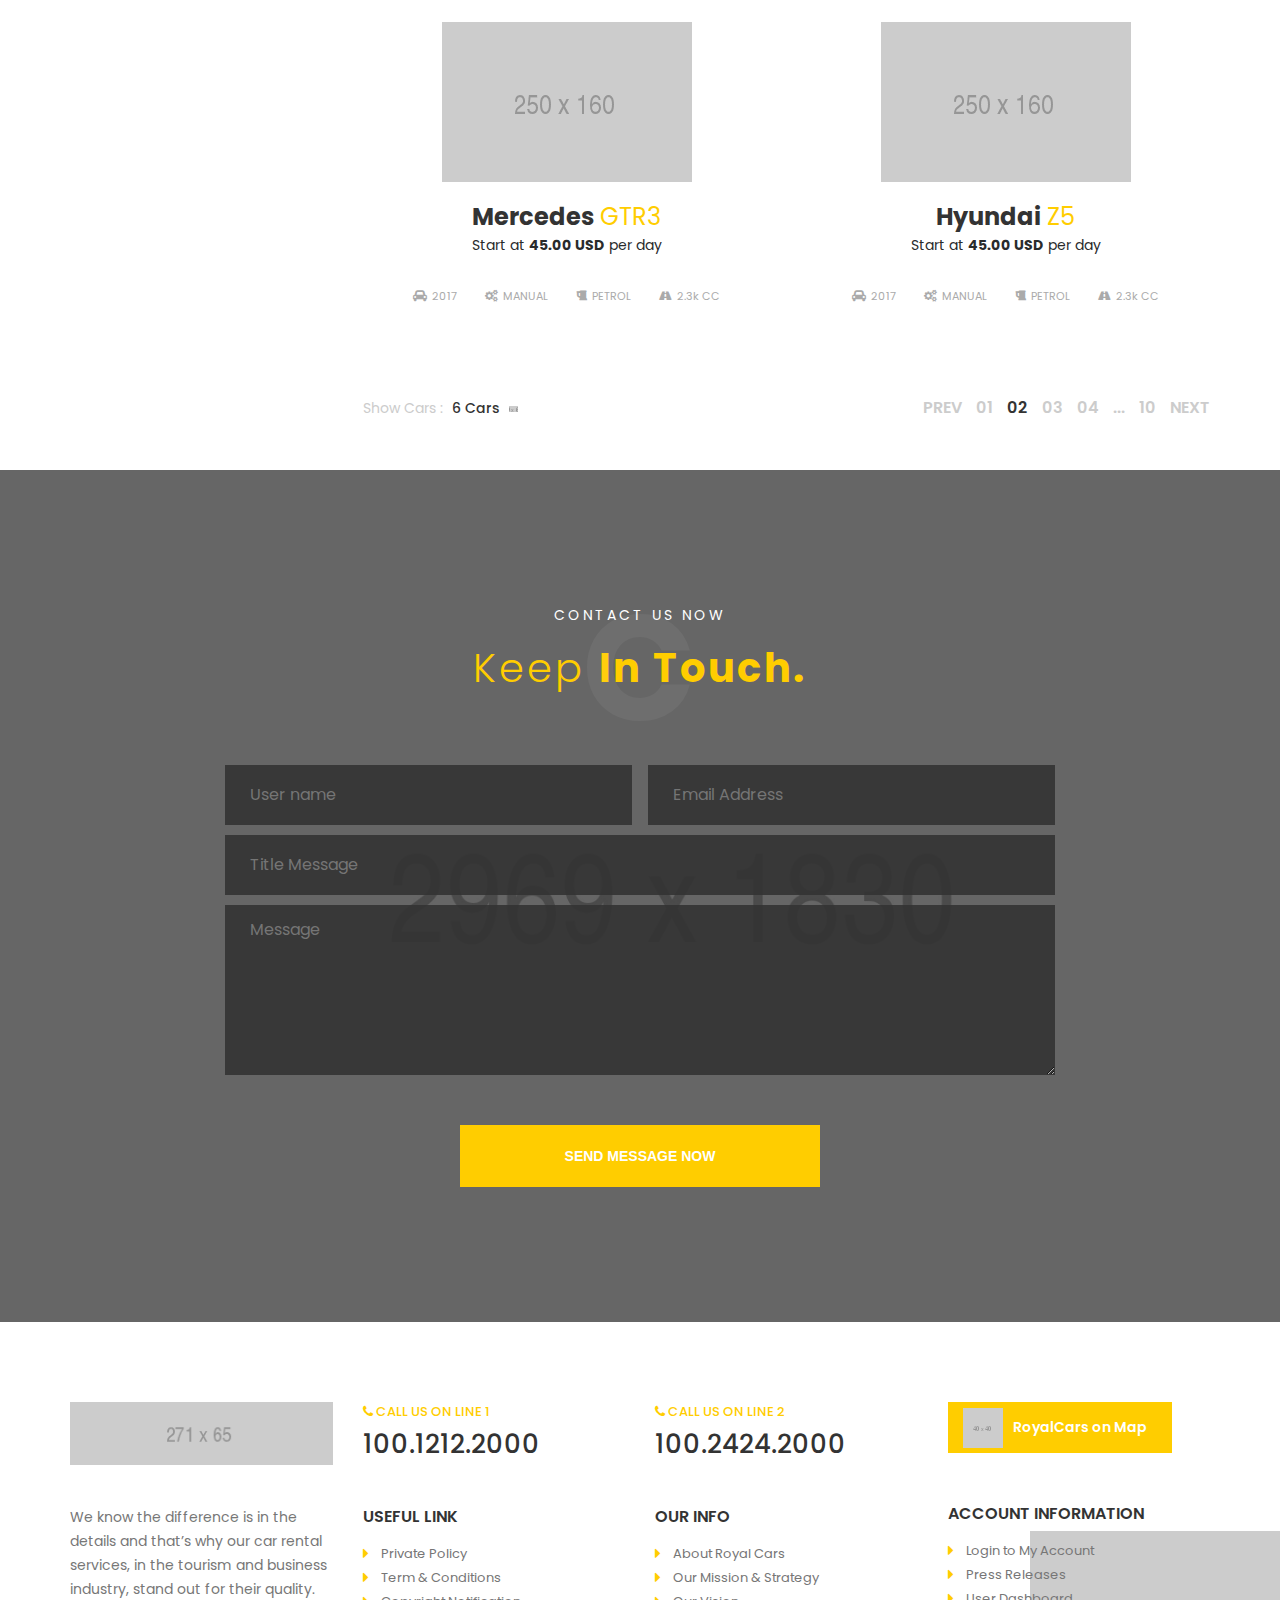
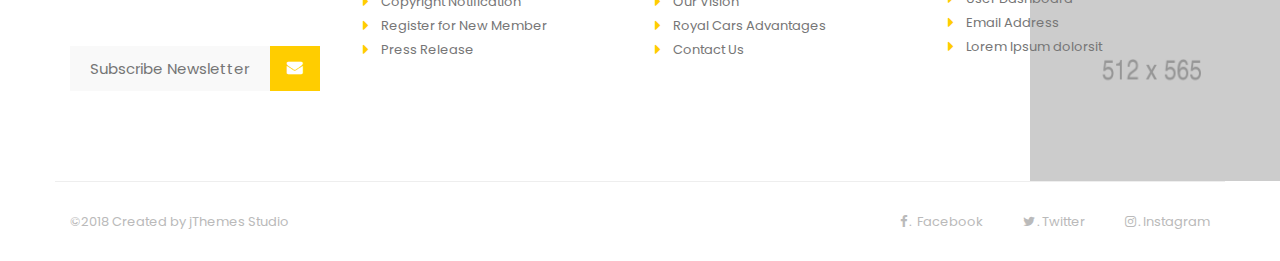
<file: RoyalCarsHtml/car-listing.html>
<!DOCTYPE html>
<html xmlns="http://www.w3.org/1999/xhtml" lang="en">
  <head>
      <!-- PAGE TITLE -->
      <title>Home - Royal Cars</title>

      <!-- META-DATA -->
      <meta http-equiv="content-type" content="text/html; charset=utf-8" >
      <meta name="viewport" content="width=device-width, initial-scale=1">
      <meta name="description" content="" >
      <meta name="keywords" content="" >

      <!-- FAVICON -->
      <link rel="shortcut icon" href="assets/images/favicon.png">

      <!-- CSS:: FONTS -->
      <link href="https://fonts.googleapis.com/css?family=Poppins:300,400,500,600,700" rel="stylesheet">

      <!-- CSS:: MAIN -->
      <link rel="stylesheet" type="text/css" href="assets/css/main.css">
      <link rel="stylesheet" type="text/css" id="r-color-roller" href="assets/color-files/color-08.css">

  </head>
  <body> 
     <section id="r-customizer" class="r-customizer">
            <div class="r-selector"> 
                  <span class="d-block text-center">Color Options</span>
                  <div class="r-color_section r-color_block">
                        <ul class="r-color_selector" id="r-color_selector">
                            <li class="r-color_1" data-attr="color-01"></li>
                            <li class="r-color_6" data-attr="color-06"></li>
                            <li class="r-color_2" data-attr="color-02"></li>
                            <li class="r-color_3" data-attr="color-03"></li>
                            <li class="r-color_4" data-attr="color-04"></li>
                            <li class="r-color_5" data-attr="color-05"></li>
                            <li class="r-color_7" data-attr="color-07"></li>
                            <li class="r-color_8" data-attr="color-08"></li>
                        </ul>
                  </div>  
            </div>
            <i id="r-selector_icon" class="fa fa-cog"></i>
      </section>
      <div class="r-wrapper">
        <header>
          <div class="r-header r-header-inner">
            <div class="r-header-strip">
              <div class="container">
                <div class="row clearfix">
                  <div class="col-xl-3 col-lg-3 col-md-3 col-sm-12 col-xs-12">
                    <div class="r-logo">
                      <a href="index.html" class="d-inline-block"><img src="assets/images/logo.png" class="img-fluid d-block" alt=""></a>
                    </div>
                    <a href="javaScript:void(0)" class="menu-icon"> <i class="fa fa-bars"></i> </a>
                  </div>
                  <div class="col-xl-9 col-lg-9 col-md-9 col-sm-9 col-xs-12">
                    <div class="r-header-action float-right">
                      <a href="login-register.html"> <img src="assets/images/icon-lock.png" alt='' /> <span>Login</span></a>
                      <a href="#" class="r-search"> <img src="assets/images/icon-search.png" alt='' /> <span>Search</span></a>

                      <div class="r-search-wrapper">
                        <div class="r-search-inner">
                          <form>
                              <input type="text" class="r-search-field" placeholder="Search"/>
                              <button type="submit" class="r-search-btn">
                                <i class="fa fa-search"></i>
                              </button>
                          </form>
                        </div>
                      </div> <!-- /r-search-wrapper -->
                    </div>
                    <div class="r-nav-section float-right">
                      <nav>
                        <ul>
                          <li class="r-has-child">
                            <a href="index.html">HOME</a>
                            <ul class="pl-0 ml-0">
                              <li><a href="index.html">Home 01</a></li>
                              <li><a href="index-02.html">Home 02</a></li>
                              <li><a href="index-03.html">Home 03</a></li>
                              <li><a href="index-04.html">Home 04</a></li>
                            </ul>
                          </li>
                          <li class="r-has-child">
                            <a href="about.html">ABOUT US</a>
                            <ul class="pl-0 ml-0">
                              <li><a href="faq.html">Faq</a></li>
                            </ul>
                          </li>
                          <li class="r-has-child">
                            <a href="car-listing.html">VEHICLES</a>
                            <ul class="pl-0 ml-0">
                              <li><a href="car-list-map.html">Car List Map</a></li>
                              <li><a href="car-booking.html">Car Booking</a></li>
                            </ul>
                          </li>
                          <li><a href="gallery.html">GALLERY</a></li>
                          <li><a href="drivers.html">DRIVERS</a></li>
                          <li><a href="contact.html">CONTACT US</a></li>
                        </ul>
                      </nav>
                    </div>
                  </div>
                </div>
              </div>
            </div>
            <div class="r-header-inner-banner">
              <div class="r-header-in-over">
                <h1>Royal Cars<b> Vehicles.</b> </h1>
                <div class="r-breadcrum">
                  <ul>
                    <li><a href="#">HOME</a></li>
                    <li><span>VEHICLES</span></li>
                  </ul>
                </div>
              </div>
            </div>
          </div>
        </header>

        <div class="r-car-search">
          <div class="container">
            <form>
              <div class="row">
                <div class="col-lg-3 col-md-6 col-sm-6 col-xs-12">
                  <div class="form-group">
                    <label> Car Brand </label>
                    <select class="form-control">
                      <option>Any Brands</option>
                      <option>Any Brands</option>
                      <option>Any Brands</option>
                      <option>Any Brands</option>
                    </select>
                  </div>
                </div>
                <div class="col-lg-3 col-md-6 col-sm-6 col-xs-12">
                  <div class="form-group">
                    <label> Car Type </label>
                    <select class="form-control">
                      <option>Any Type</option>
                      <option>Any Type</option>
                      <option>Any Type</option>
                      <option>Any Type</option>
                    </select>
                  </div>
                </div>
                <div class="col-lg-3 col-md-6 col-sm-6 col-xs-12">
                  <div class="form-group">
                    <label> Car Price </label>
                    <select class="form-control">
                      <option>Price Low to High</option>
                      <option>Price High to Low</option>
                    </select>
                  </div>
                </div>
                <div class="col-lg-3 col-md-6 col-sm-6 col-xs-12">
                  <div class="form-group">
                    <input type="submit" class="form-control btn-primary" value="Search Car Now" />
                  </div>
                </div>
              </div>
            </form>
          </div>
        </div> <!-- /r-car-search -->

        <section class="r-car-showcase-wrapper">
          <div class="r-best-vehicles">
            <div class="container">
              <div class="row">
                <div class="col-lg-3 col-md-4 col-sm-12">
                  <h2 class="heading"> Car Categories </h2>
                  <div class="r-best-vehicle-list-outer">
                    <div class="r-best-leftbar">
                      <ul class="pl-0 mb-0 r-best-vehicle-types r-best-vehicle-category">
                        <li><span> <i class="fa fa-star"></i> Popular Cars</span></li>
                        <li><span> <i class="fa fa-star"></i> Special Offers</span></li>
                        <li><span> <i class="fa fa-star"></i>Limited Editions</span></li>
                      </ul>
                      <ul class="pl-0 mb-0 r-best-vehicle-types">
                        <li><span>All Manufacturer</span></li>
                        <li><span>Honda</span></li>
                        <li class="r-best-vehicle-acitve"><span>Mercedes Benz</span></li>
                        <li><span>Toyota</span></li>
                        <li><span>Volkswagen</span></li>
                        <li><span>Audi</span></li>
                        <li><span>Ferrari</span></li>
                        <li><span>Chevrolet</span></li>
                      </ul>
                    </div>
                  </div>
                </div>
                <div class="col-lg-9 col-md-8 col-sm-12">
                  <div class="r-car-filter-area">
                    <div class="row">
                      <div class="col-lg-6 col-md-12 col-sm-12">
                        <span class="r-filter-text">20 of 50 Search Results</span>
                      </div>
                      <div class=" col-lg-6 col-md-12 col-sm-12">
                        <div class="r-car-filter-wrapper">
                          <span class="r-filter-text"> Show Cars : </span>
                          <select class="r-show-cars-filter">
                            <option value="6"> 6 Cars </option>
                            <option value="10"> 10 Cars </option>
                            <option value="20"> 20 Cars </option>
                            <option value="30"> 30 Cars </option>
                          </select>
                          <ul class="r-change-view">
                            <li><a href="javaScript:void(0)"> <i class="fa fa-th-large"></i> </a></li>
                            <li><a href="javaScript:void(0)"> <i class="fa fa-bars"></i> </a></li>
                          </ul>
                        </div>
                      </div>
                    </div>
                  </div>

                  <div class="r-car-showcase">
                    <div class="row clearfix r-best-offer-list">
                      <div class="col-xl-6 col-lg-6 col-md-12 col-sm-12 col-xs-12">
                        <div class="r-best-offer-single">
                          <div class="r-best-offer-in">
                            <div class="r-offer-img">
                              <a class="d-inline-block" href="#"><img src="assets/images/car-1.png" class="img-fluid d-block m-auto" alt=""></a>
                              <div class="r-offer-img-over">
                                <i class="fa fa-search"></i>
                              </div>
                            </div>
                            <div class="r-best-offer-content">
                              <a href="#"><b>Volkswagen</b> GTR</a>
                              <p>Start at <b>45.00 USD</b> per day</p>
                              <ul class="pl-0 mb-0">
                                <li><i class="fa fa-car"></i><span>2017</span></li>
                                <li><i class="fa fa-cogs"></i><span>MANUAL</span></li>
                                <li><i class="fa fa-beer"></i><span>PETROL</span></li>
                                <li><i class="fa fa-road"></i><span>2.3k CC</span></li>
                              </ul>
                            </div>
                            <div class="r-offer-rewst-this">
                              <span class="text-uppercase">Rent this car</span>
                            </div>
                          </div>
                        </div>
                      </div>
                      <div class="col-xl-6 col-lg-6 col-md-12 col-sm-12 col-xs-12">
                        <div class="r-best-offer-single">
                          <div class="r-best-offer-in">
                            <div class="r-offer-img">
                              <a class="d-inline-block" href="#"><img src="assets/images/car-6.png" class="img-fluid d-block m-auto" alt=""></a>
                              <div class="r-offer-img-over">
                                <i class="fa fa-search"></i>
                              </div>
                            </div>
                            <div class="r-best-offer-content">
                              <a href="#"><b>Audi</b> S8</a>
                              <p>Start at <b>45.00 USD</b> per day</p>
                              <ul class="pl-0 mb-0">
                                <li><i class="fa fa-car"></i><span>2017</span></li>
                                <li><i class="fa fa-cogs"></i><span>MANUAL</span></li>
                                <li><i class="fa fa-beer"></i><span>PETROL</span></li>
                                <li><i class="fa fa-road"></i><span>2.3k CC</span></li>
                              </ul>
                            </div>
                            <div class="r-offer-rewst-this">
                              <span class="text-uppercase">Rent this car</span>
                            </div>
                          </div>
                        </div>
                      </div>
                      <div class="col-xl-6 col-lg-6 col-md-12 col-sm-12 col-xs-12">
                        <div class="r-best-offer-single">
                          <div class="r-best-offer-in">
                            <div class="r-offer-img">
                              <a class="d-inline-block" href="#"><img src="assets/images/car-3.png" class="img-fluid d-block m-auto" alt=""></a>
                              <div class="r-offer-img-over">
                                <i class="fa fa-search"></i>
                              </div>
                            </div>
                            <div class="r-best-offer-content">
                              <a href="#"><b>Nissan</b> Skyline</a>
                              <p>Start at <b>45.00 USD</b> per day</p>
                              <ul class="pl-0 mb-0">
                                <li><i class="fa fa-car"></i><span>2017</span></li>
                                <li><i class="fa fa-cogs"></i><span>MANUAL</span></li>
                                <li><i class="fa fa-beer"></i><span>PETROL</span></li>
                                <li><i class="fa fa-road"></i><span>2.3k CC</span></li>
                              </ul>
                            </div>
                            <div class="r-offer-rewst-this">
                              <span class="text-uppercase">Rent this car</span>
                            </div>
                          </div>
                        </div>
                      </div>

                      <div class="col-xl-6 col-lg-6 col-md-12 col-sm-12 col-xs-12">
                        <div class="r-best-offer-single">
                          <div class="r-best-offer-in">
                            <div class="r-offer-img">
                              <a class="d-inline-block" href="#"><img src="assets/images/car-1.png" class="img-fluid d-block m-auto" alt=""></a>
                              <div class="r-offer-img-over">
                                <i class="fa fa-search"></i>
                              </div>
                            </div>
                            <div class="r-best-offer-content">
                              <a href="#"><b>Honda</b> RZ</a>
                              <p>Start at <b>45.00 USD</b> per day</p>
                              <ul class="pl-0 mb-0">
                                <li><i class="fa fa-car"></i><span>2017</span></li>
                                <li><i class="fa fa-cogs"></i><span>MANUAL</span></li>
                                <li><i class="fa fa-beer"></i><span>PETROL</span></li>
                                <li><i class="fa fa-road"></i><span>2.3k CC</span></li>
                              </ul>
                            </div>
                            <div class="r-offer-rewst-this">
                              <span class="text-uppercase">Rent this car</span>
                            </div>
                          </div>
                        </div>
                      </div>

                      <div class="col-xl-6 col-lg-6 col-md-12 col-sm-12 col-xs-12">
                        <div class="r-best-offer-single">
                          <div class="r-best-offer-in">
                            <div class="r-offer-img">
                              <a class="d-inline-block" href="#"><img src="assets/images/car-1.png" class="img-fluid d-block m-auto" alt=""></a>
                              <div class="r-offer-img-over">
                                <i class="fa fa-search"></i>
                              </div>
                            </div>
                            <div class="r-best-offer-content">
                              <a href="#"><b>Mercedes</b> GTR3</a>
                              <p>Start at <b>45.00 USD</b> per day</p>
                              <ul class="pl-0 mb-0">
                                <li><i class="fa fa-car"></i><span>2017</span></li>
                                <li><i class="fa fa-cogs"></i><span>MANUAL</span></li>
                                <li><i class="fa fa-beer"></i><span>PETROL</span></li>
                                <li><i class="fa fa-road"></i><span>2.3k CC</span></li>
                              </ul>
                            </div>
                            <div class="r-offer-rewst-this">
                              <span class="text-uppercase">Rent this car</span>
                            </div>
                          </div>
                        </div>
                      </div>

                      <div class="col-xl-6 col-lg-6 col-md-12 col-sm-12 col-xs-12">
                        <div class="r-best-offer-single">
                          <div class="r-best-offer-in">
                            <div class="r-offer-img">
                              <a class="d-inline-block" href="#"><img src="assets/images/car-6.png" class="img-fluid d-block m-auto" alt=""></a>
                              <div class="r-offer-img-over">
                                <i class="fa fa-search"></i>
                              </div>
                            </div>
                            <div class="r-best-offer-content">
                              <a href="#"><b>Hyundai</b> Z5</a>
                              <p>Start at <b>45.00 USD</b> per day</p>
                              <ul class="pl-0 mb-0">
                                <li><i class="fa fa-car"></i><span>2017</span></li>
                                <li><i class="fa fa-cogs"></i><span>MANUAL</span></li>
                                <li><i class="fa fa-beer"></i><span>PETROL</span></li>
                                <li><i class="fa fa-road"></i><span>2.3k CC</span></li>
                              </ul>
                            </div>
                            <div class="r-offer-rewst-this">
                              <span class="text-uppercase">Rent this car</span>
                            </div>
                          </div>
                        </div>
                      </div>

                    </div>
                  </div> <!-- /r-car-showcase -->

                  <div class="r-filter-pagination-area">
                    <div class="row">
                      <div class="col-md-12 col-sm-12">
                          <span class="r-filter-text"> Show Cars : </span>
                          <select class="r-show-cars-filter">
                            <option value="6"> 6 Cars </option>
                            <option value="10"> 10 Cars </option>
                            <option value="20"> 20 Cars </option>
                            <option value="30"> 30 Cars </option>
                          </select>

                          <ul class="pagination">
                            <li><a href="#">Prev</a></li>
                            <li><a href="#">01</a></li>
                            <li class="active"><span>02</span></li>
                            <li><a href="#">03</a></li>
                            <li><a href="#">04</a></li>
                            <li><a href="#">...</a></li>
                            <li><a href="#">10</a></li>
                            <li><a href="#">Next</a></li>
                          </ul>
                        </div>
                    </div>
                  </div>

                </div>
              </div>
            </div>
          </div>
        </section> <!-- /r-car-showcase-wrapper -->

        <section id="r-get-in-touch">
          <div class="r-get-in-touch">
            <div class="container">
              <div class="r-get-header">
                <span>CONTACT US NOW</span>
                <h2>Keep <b>In Touch.</b></h2>
              </div>
              <div class="r-get-form">
                <form action="#">
                  <div class="clearfix">
                    <div class="form-group"><input type="text" placeholder="User name"></div>
                    <div class="form-group"><input type="email" placeholder="Email Address"></div>
                  </div>
                  <div class="form-group"><input type="email" placeholder="Title Message"></div>
                  <div class="form-group">
                    <textarea placeholder="Message"></textarea>
                  </div>
                  <div class="text-center">
                    <button class="btn btn-full">SEND MESSAGE NOW</button>
                  </div>
                </form>
              </div>
            </div>
          </div>
        </section>
        <footer>
          <div class="r-footer">
            <div class="container">
              <div class="row clearfix">
                <div class="col-xl-3 col-lg-3 col-md-3 col-sm-6 col-xs-12">
                  <div class="r-footer-block">
                    <img src="assets/images/footer-logo.png" class="d-block img-fluid" alt="">
                    <p>
                      We know the difference is in the details and that’s why our car rental services, in the tourism and business industry, stand out for their quality.
                    </p>
                    <form action="#">
                      <div class="r-newsletter">
                        <input type="email" placeholder="Subscribe Newsletter">
                        <button class="btn"><i class="fa fa-envelope"></i></button>
                      </div>
                    </form>
                  </div>
                </div>
                <div class="col-xl-3 col-lg-3 col-md-3 col-sm-6 col-xs-12">
                  <div class="r-footer-block">
                    <div class="r-footer-widget r-footer-phone">
                      <span><i class="fa fa-phone"></i> CALL US ON LINE 1</span>
                      <h5>100.1212.2000</h5>
                    </div>
                    <div class="r-footer-widget r-footer-nav">
                      <h6>USEFUL LINK</h6>
                      <nav>
                        <ul>
                          <li><a href="#">Private Policy</a></li>
                          <li><a href="#">Term & Conditions</a></li>
                          <li><a href="#">Copyright Notification</a></li>
                          <li><a href="#">Register for New Member</a></li>
                          <li><a href="#">Press Release</a></li>
                        </ul>
                      </nav>
                    </div>
                  </div>
                </div>
                <div class="col-xl-3 col-lg-3 col-md-3 col-sm-6 col-xs-12">
                  <div class="r-footer-block">
                    <div class="r-footer-widget r-footer-phone">
                      <span><i class="fa fa-phone"></i> CALL US ON LINE 2</span>
                      <h5>100.2424.2000</h5>
                    </div>
                    <div class="r-footer-widget r-footer-nav">
                      <h6>OUR INFO</h6>
                      <nav>
                        <ul>
                          <li><a href="#">About Royal Cars</a></li>
                          <li><a href="#">Our Mission & Strategy</a></li>
                          <li><a href="#">Our Vision</a></li>
                          <li><a href="#">Royal Cars Advantages</a></li>
                          <li><a href="#">Contact Us</a></li>
                        </ul>
                      </nav>
                    </div>
                  </div>
                </div>
                <div class="col-xl-3 col-lg-3 col-md-3 col-sm-6 col-xs-12">
                  <div class="r-footer-block">
                    <div class="r-footer-widget r-footer-map">
                      <a href="#"> <img src="assets/images/icon-footer-map.png" class="icon" alt=''/> RoyalCars on Map</a>
                    </div>
                    <div class="r-footer-widget r-footer-nav">
                      <h6>ACCOUNT INFORMATION</h6>
                      <nav>
                        <ul>
                          <li><a href="#">Login to My Account</a></li>
                          <li><a href="#">Press Releases</a></li>
                          <li><a href="#">User Dashboard</a></li>
                          <li><a href="#">Email Address</a></li>
                          <li><a href="#">Lorem Ipsum dolorsit</a></li>
                        </ul>
                      </nav>
                    </div>
                  </div>
                </div>
              </div>
              <div class="row clearfix r-footer-strip">
                <div class="col-xl-6 col-lg-6 col-md-6 col-sm-6 col-xs-12">
                 ©2018 Created by jThemes Studio
                </div>
                <div class="col-xl-6 col-lg-6 col-md-6 col-sm-6 col-xs-12">
                 <ul>
                   <li><a href="#"><i class="fa fa-facebook"></i>. <span>Facebook</span></a></li>
                   <li><a href="#"><i class="fa fa-twitter"></i>.<span>Twitter</span></a></li>
                   <li><a href="#"><i class="fa fa-instagram"></i>.<span>Instagram</span></a></li>
                 </ul>
                </div>
              </div>
            </div>
          </div>
        </footer>
      </div>
      <div id="r-to-top" class="r-to-top"><i class="fa fa-angle-up"></i></div>
      <!-- JQUERY:: JQUERY.JS -->
      <script src="assets/js/jquery.min.js"></script>

      <!-- JQUERY:: BOOTSTRAP.JS -->
      <script src="assets/js/tether.min.js"></script>
      <script src="assets/js/bootstrap.min.js"></script>

  </body>
</html>
</file>
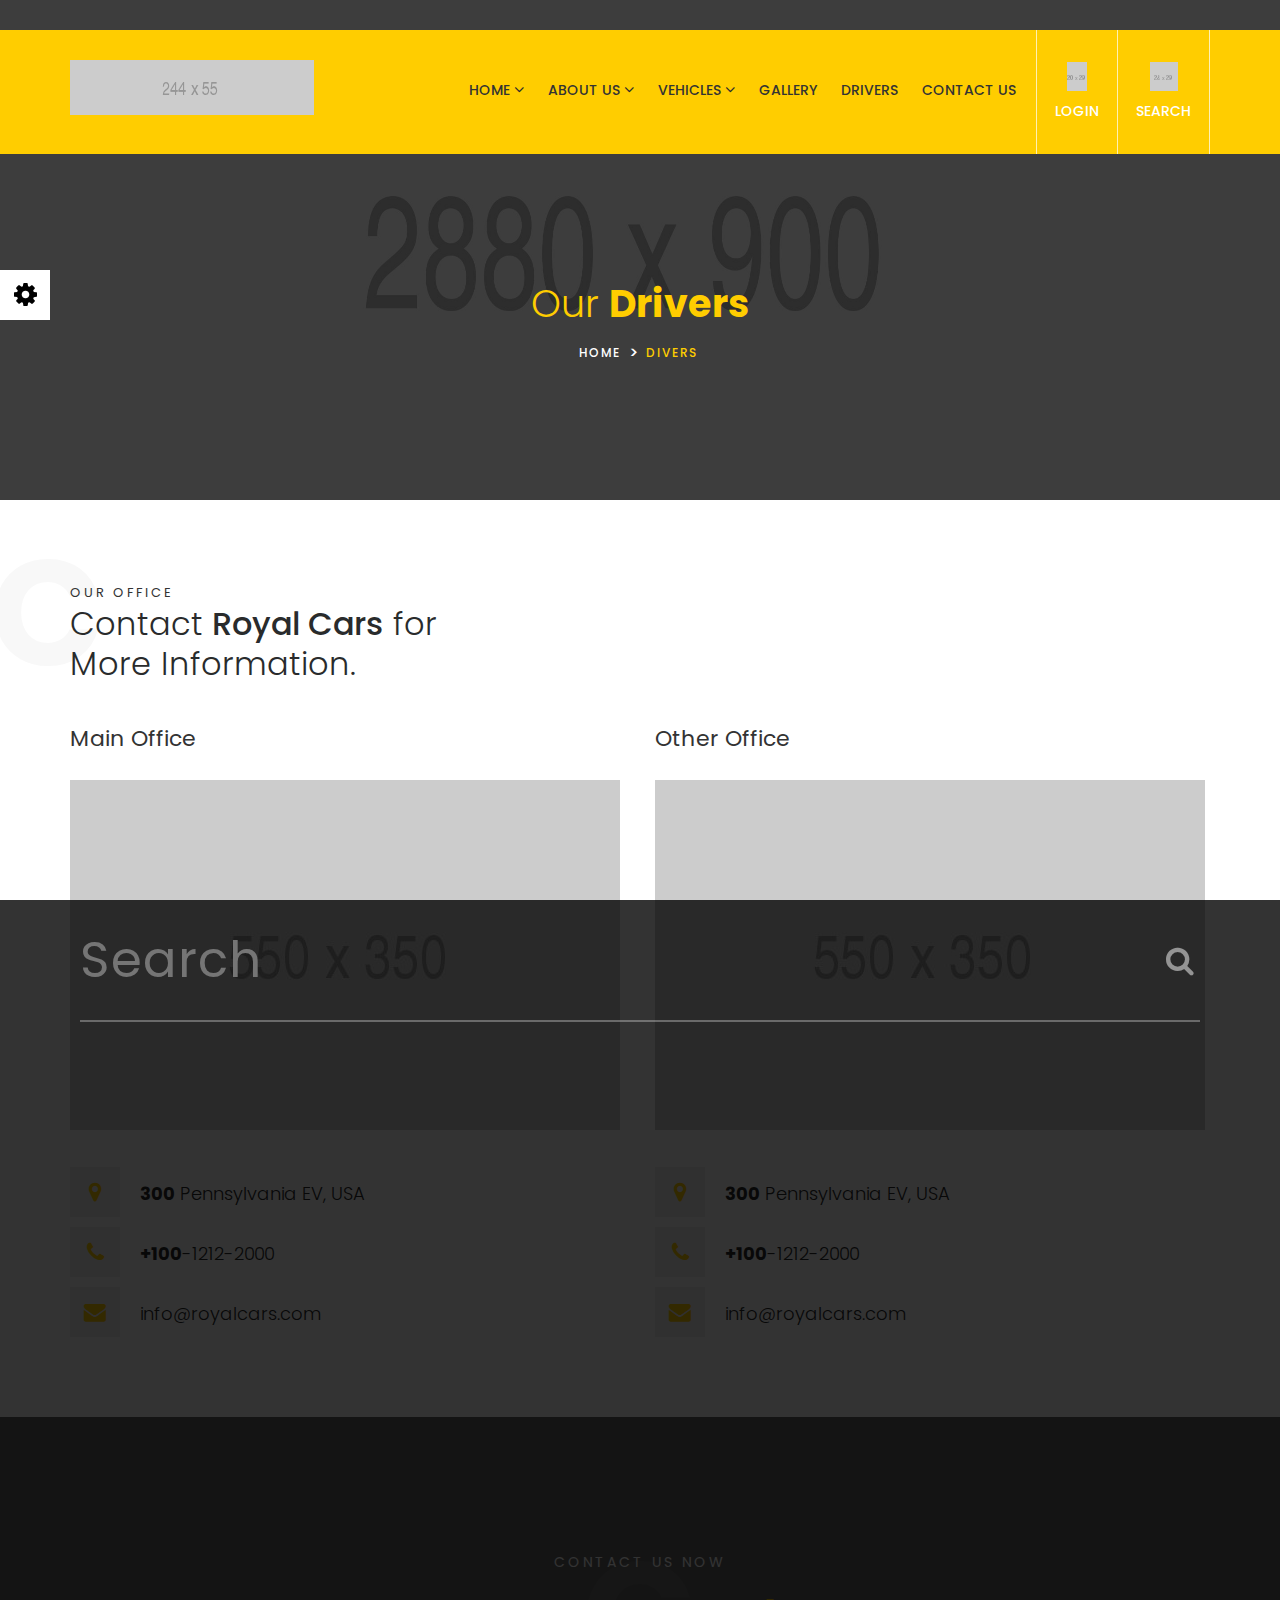
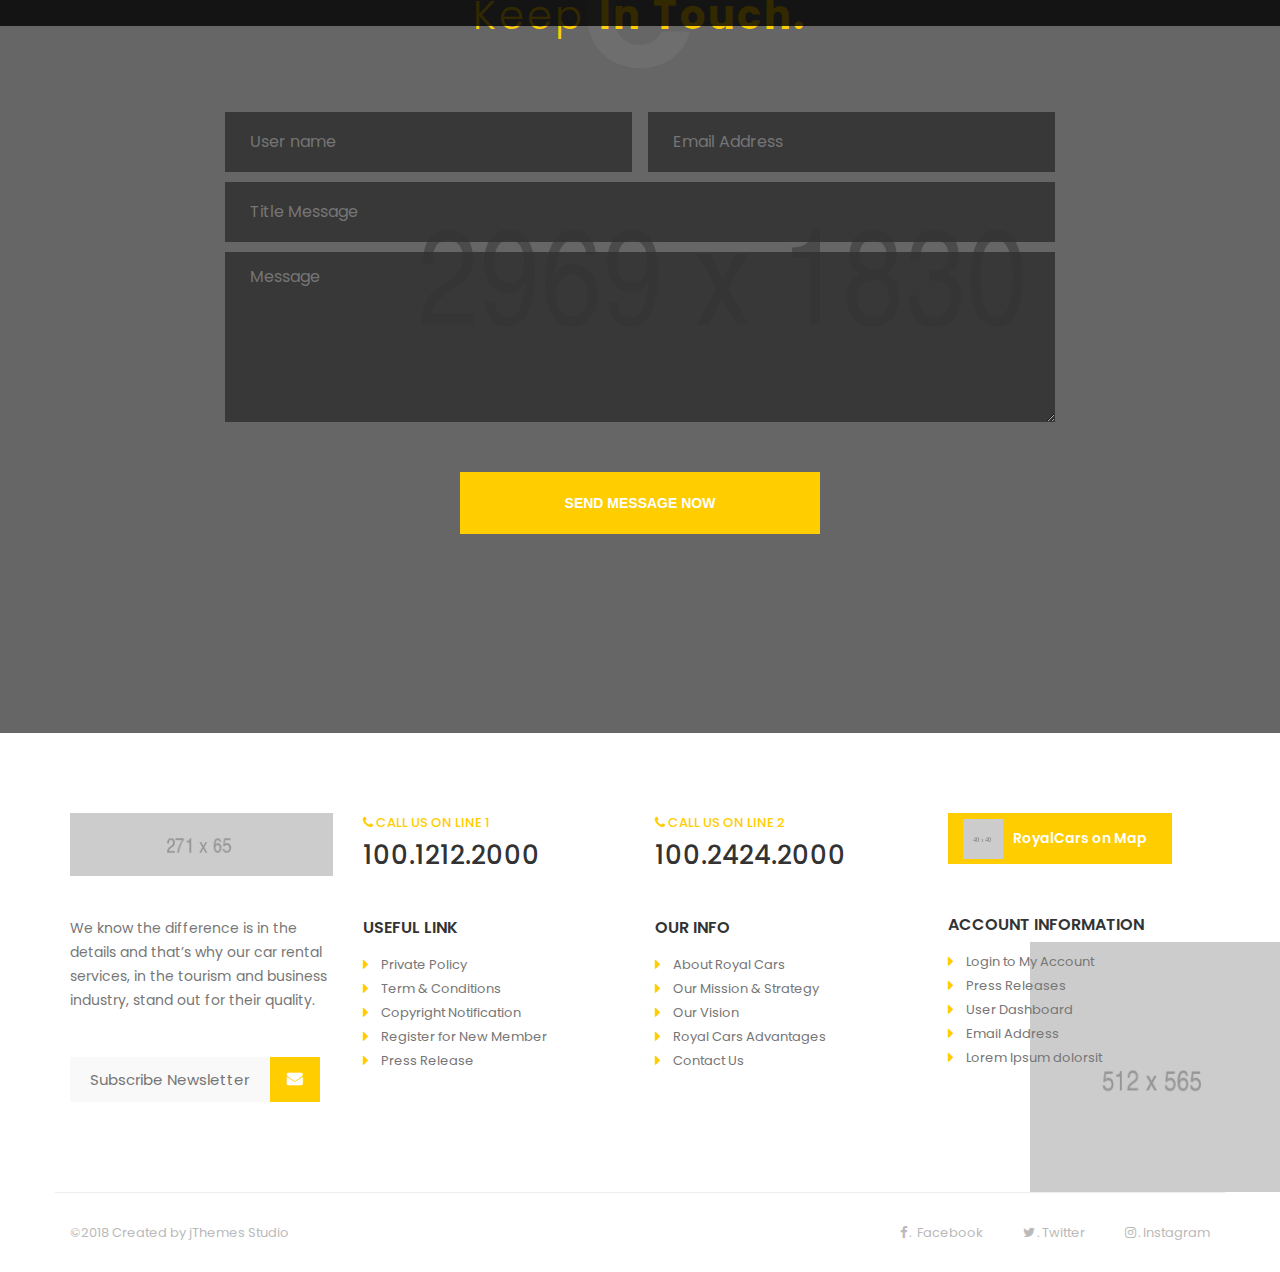
<file: RoyalCarsHtml/contact.html>
<!DOCTYPE html>
<html xmlns="http://www.w3.org/1999/xhtml" lang="en">
  <head>
      <!-- PAGE TITLE -->
      <title>Home - Royal Cars</title>

      <!-- META-DATA -->
      <meta http-equiv="content-type" content="text/html; charset=utf-8" >
      <meta name="viewport" content="width=device-width, initial-scale=1">
      <meta name="description" content="" >
      <meta name="keywords" content="" >

      <!-- FAVICON -->
      <link rel="shortcut icon" href="assets/images/favicon.png">

      <!-- CSS:: FONTS -->
      <link href="https://fonts.googleapis.com/css?family=Poppins:300,400,500,600,700" rel="stylesheet">

      <!-- CSS:: MAIN -->
      <link rel="stylesheet" type="text/css" href="assets/css/main.css">
      <link rel="stylesheet" type="text/css" id="r-color-roller" href="assets/color-files/color-08.css">

  </head>
  <body> 
       <section id="r-customizer" class="r-customizer">
            <div class="r-selector"> 
                  <span class="d-block text-center">Color Options</span>
                  <div class="r-color_section r-color_block">
                        <ul class="r-color_selector" id="r-color_selector">
                            <li class="r-color_1" data-attr="color-01"></li>
                            <li class="r-color_6" data-attr="color-06"></li>
                            <li class="r-color_2" data-attr="color-02"></li>
                            <li class="r-color_3" data-attr="color-03"></li>
                            <li class="r-color_4" data-attr="color-04"></li>
                            <li class="r-color_5" data-attr="color-05"></li>
                            <li class="r-color_7" data-attr="color-07"></li>
                            <li class="r-color_8" data-attr="color-08"></li>
                        </ul>
                  </div>  
            </div>
            <i id="r-selector_icon" class="fa fa-cog"></i>
      </section>
      <div class="r-wrapper">
       <header>
          <div class="r-header r-header-inner">
            <div class="r-header-strip">
              <div class="container">
                <div class="row clearfix">
                  <div class="col-xl-3 col-lg-3 col-md-3 col-sm-3 col-xs-12">
                    <div class="r-logo">
                      <a href="index.html" class="d-inline-block"><img src="assets/images/logo.png" class="img-fluid d-block" alt=""></a>
                    </div>
                    <a href="javaScript:void(0)" class="menu-icon"> <i class="fa fa-bars"></i> </a>
                  </div>
                  <div class="col-xl-9 col-lg-9 col-md-9 col-sm-9 col-xs-12">
                    <div class="r-header-action float-right">
                      <a href="login-register.html"> <img src="assets/images/icon-lock.png" alt='' /> <span>Login</span></a>
                      <a href="#" class="r-search"> <img src="assets/images/icon-search.png" alt='' /> <span>Search</span></a>

                      <div class="r-search-wrapper">
                        <div class="r-search-inner">
                          <form>
                              <input type="text" class="r-search-field" placeholder="Search"/>
                              <button type="submit" class="r-search-btn">
                                <i class="fa fa-search"></i>
                              </button>
                          </form>
                        </div>
                      </div> <!-- /r-search-wrapper -->
                    </div>
                    <div class="r-nav-section float-right">
                      <nav>
                        <ul>
                          <li class="r-has-child">
                            <a href="index.html">HOME</a>
                            <ul class="pl-0 ml-0">
                              <li><a href="index.html">Home 01</a></li>
                              <li><a href="index-02.html">Home 02</a></li>
                              <li><a href="index-03.html">Home 03</a></li>
                              <li><a href="index-04.html">Home 04</a></li>
                            </ul>
                          </li>
                          <li class="r-has-child">
                            <a href="about.html">ABOUT US</a>
                            <ul class="pl-0 ml-0">
                              <li><a href="faq.html">Faq</a></li>
                            </ul>
                          </li>
                          <li class="r-has-child">
                            <a href="car-listing.html">VEHICLES</a>
                            <ul class="pl-0 ml-0">
                              <li><a href="car-list-map.html">Car List Map</a></li>
                              <li><a href="car-booking.html">Car Booking</a></li>
                            </ul>
                          </li>
                          <li><a href="gallery.html">GALLERY</a></li>
                          <li><a href="drivers.html">DRIVERS</a></li>
                          <li><a href="contact.html">CONTACT US</a></li>
                        </ul>
                      </nav>
                    </div>
                  </div>
                </div>
              </div>
            </div>
            <div class="r-header-inner-banner">
              <div class="r-header-in-over">
                <h1>Our <b>Drivers</b> </h1>
                <div class="r-breadcrum">
                  <ul>
                    <li><a href="#">HOME</a></li>
                    <li><span>DIVERS</span></li>
                  </ul>
                </div>
              </div>
            </div>
          </div>
        </header> 
        <section id="r-contact-part" class="r-contact-part">
          <div class="container clearfix">
            <div class="contact-head">
              <span>OUR OFFICE</span>
              <h2>Contact <b>Royal Cars</b> for<br> More Information. </h2>
            </div>

            <div class="row clearfix">
              <div class="col-xl-6 col-lg-6 col-md-6 col-sm-6 col-xs-12">
                <div class="r-contact-address">
                  <div class="head">Main Office</div>
                  <div class="r-contact-img"><img src="assets/images/contact-img01.jpg" class="img-fluid d-block m-auto" alt=""></div>
                  <div class="address address-cnt"><i class="fa fa-map-marker"></i><b>300</b> Pennsylvania EV, USA</div>
                  <div class="call address-cnt"><i class="fa fa-phone"></i><b>+100</b>-1212-2000</div>
                  <div class="mail address-cnt"><i class="fa fa-envelope"></i>info@royalcars.com</div>
                </div>
              </div>

              <div class="col-xl-6 col-lg-6 col-md-6 col-sm-6 col-xs-12">
                <div class="r-contact-address">
                  <div class="head">Other Office</div>
                  <div class="r-contact-img"><img src="assets/images/contact-img02.jpg" class="img-fluid d-block m-auto" alt=""></div>
                  <div class="address address-cnt"><i class="fa fa-map-marker"></i><b>300</b> Pennsylvania EV, USA</div>
                  <div class="call address-cnt"><i class="fa fa-phone"></i><b>+100</b>-1212-2000</div>
                  <div class="mail address-cnt"><i class="fa fa-envelope"></i>info@royalcars.com</div>
                </div>
              </div>
            </div>
          </div>
        </section>
        <section id="r-get-in-touch">
          <div class="r-get-in-touch">
            <div class="container">
              <div class="r-get-header">
                <span>CONTACT US NOW</span>
                <h2>Keep <b>In Touch.</b></h2>
              </div>
              <div class="r-get-form"> 
                  <div class="clearfix">
                    <div class="form-group"><input required="" name="userName"  id="userName" type="text" placeholder="User name"></div>
                    <div class="form-group"><input required="" name="userEmail" id="userEmail" type="email" placeholder="Email Address"></div>
                  </div>
                  <div class="form-group"><input type="text" required="" name="subject" id="subject" placeholder="Title Message"></div>
                  <div class="form-group">
                    <textarea placeholder="Message" name="content" required="" id="content"></textarea>
                  </div>
                  <div class="text-center">
                    <button onClick="sendContact();" class="btn btn-full" >SEND MESSAGE NOW</button>
                  </div> 
                <div class="mt-4 text-uppercase text-white text-center" id="mail-status"></div>
              </div>
            </div>
          </div>
        </section>
        <footer>
          <div class="r-footer">
            <div class="container">
              <div class="row clearfix">
                <div class="col-xl-3 col-lg-3 col-md-3 col-sm-6 col-xs-12">
                  <div class="r-footer-block">
                    <img src="assets/images/footer-logo.png" class="d-block img-fluid" alt="">
                    <p>
                      We know the difference is in the details and that’s why our car rental services, in the tourism and business industry, stand out for their quality.
                    </p>
                    <form action="#">
                      <div class="r-newsletter">
                        <input type="email" placeholder="Subscribe Newsletter">
                        <button class="btn"><i class="fa fa-envelope"></i></button>
                      </div>
                    </form>
                  </div>
                </div>
                <div class="col-xl-3 col-lg-3 col-md-3 col-sm-6 col-xs-12">
                  <div class="r-footer-block">
                    <div class="r-footer-widget r-footer-phone">
                      <span><i class="fa fa-phone"></i> CALL US ON LINE 1</span>
                      <h5>100.1212.2000</h5>
                    </div>
                    <div class="r-footer-widget r-footer-nav">
                      <h6>USEFUL LINK</h6>
                      <nav>
                        <ul>
                          <li><a href="#">Private Policy</a></li>
                          <li><a href="#">Term & Conditions</a></li>
                          <li><a href="#">Copyright Notification</a></li>
                          <li><a href="#">Register for New Member</a></li>
                          <li><a href="#">Press Release</a></li>
                        </ul>
                      </nav>
                    </div>
                  </div>
                </div>
                <div class="col-xl-3 col-lg-3 col-md-3 col-sm-6 col-xs-12">
                  <div class="r-footer-block">
                    <div class="r-footer-widget r-footer-phone">
                      <span><i class="fa fa-phone"></i> CALL US ON LINE 2</span>
                      <h5>100.2424.2000</h5>
                    </div>
                    <div class="r-footer-widget r-footer-nav">
                      <h6>OUR INFO</h6>
                      <nav>
                        <ul>
                          <li><a href="#">About Royal Cars</a></li>
                          <li><a href="#">Our Mission & Strategy</a></li>
                          <li><a href="#">Our Vision</a></li>
                          <li><a href="#">Royal Cars Advantages</a></li>
                          <li><a href="#">Contact Us</a></li>
                        </ul>
                      </nav>
                    </div>
                  </div>
                </div>
                <div class="col-xl-3 col-lg-3 col-md-3 col-sm-6 col-xs-12">
                  <div class="r-footer-block">
                    <div class="r-footer-widget r-footer-map">
                      <a href="#"> <img src="assets/images/icon-footer-map.png" class="icon" alt=''/> RoyalCars on Map</a>
                    </div>
                    <div class="r-footer-widget r-footer-nav">
                      <h6>ACCOUNT INFORMATION</h6>
                      <nav>
                        <ul>
                          <li><a href="#">Login to My Account</a></li>
                          <li><a href="#">Press Releases</a></li>
                          <li><a href="#">User Dashboard</a></li>
                          <li><a href="#">Email Address</a></li>
                          <li><a href="#">Lorem Ipsum dolorsit</a></li>
                        </ul>
                      </nav>
                    </div>
                  </div>
                </div>
              </div>
              <div class="row clearfix r-footer-strip">
                <div class="col-xl-6 col-lg-6 col-md-6 col-sm-6 col-xs-12">
                 ©2018 Created by jThemes Studio
                </div>
                <div class="col-xl-6 col-lg-6 col-md-6 col-sm-6 col-xs-12">
                 <ul>
                   <li><a href="#"><i class="fa fa-facebook"></i>. <span>Facebook</span></a></li>
                   <li><a href="#"><i class="fa fa-twitter"></i>.<span>Twitter</span></a></li>
                   <li><a href="#"><i class="fa fa-instagram"></i>.<span>Instagram</span></a></li>
                 </ul>
                </div>
              </div>
            </div>
          </div>
        </footer>
      </div>
      <div id="r-to-top" class="r-to-top"><i class="fa fa-angle-up"></i></div>
      <!-- JQUERY:: JQUERY.JS -->
      <script src="assets/js/jquery.min.js"></script>

      <!-- JQUERY:: BOOTSTRAP.JS -->
      <script src="assets/js/tether.min.js"></script>
      <script src="assets/js/bootstrap.min.js"></script>

      <!-- JQUERY:: CUSTOM -->
      <script src="assets/js/custom.js"></script>

      <script>
        function sendContact() { 
           var valid;  
            valid = validateContact();
            if(valid) { 
              jQuery.ajax({
                url: "contact_mail.php",
                data:'userName='+$("#userName").val()+'&userEmail='+$("#userEmail").val()+'&subject='+$("#subject").val()+'&content='+$(content).val(),
                type: "POST",
                success:function(data){
                  $("#mail-status").html(data);
                },
                error:function (){}
              }); 
            }
        }
        function validateContact() {
            var valid = true;  
            if(!$("#userName").val()) {
              valid = false;
            }
            if(!$("#userEmail").val()) {
              valid = false;
            }
            if(!$("#subject").val()) {
              valid = false;
            }
            if(!$("#content").val()) {
              valid = false;
            }
            return valid;
          }
      </script>

  </body>
</html>
</file>
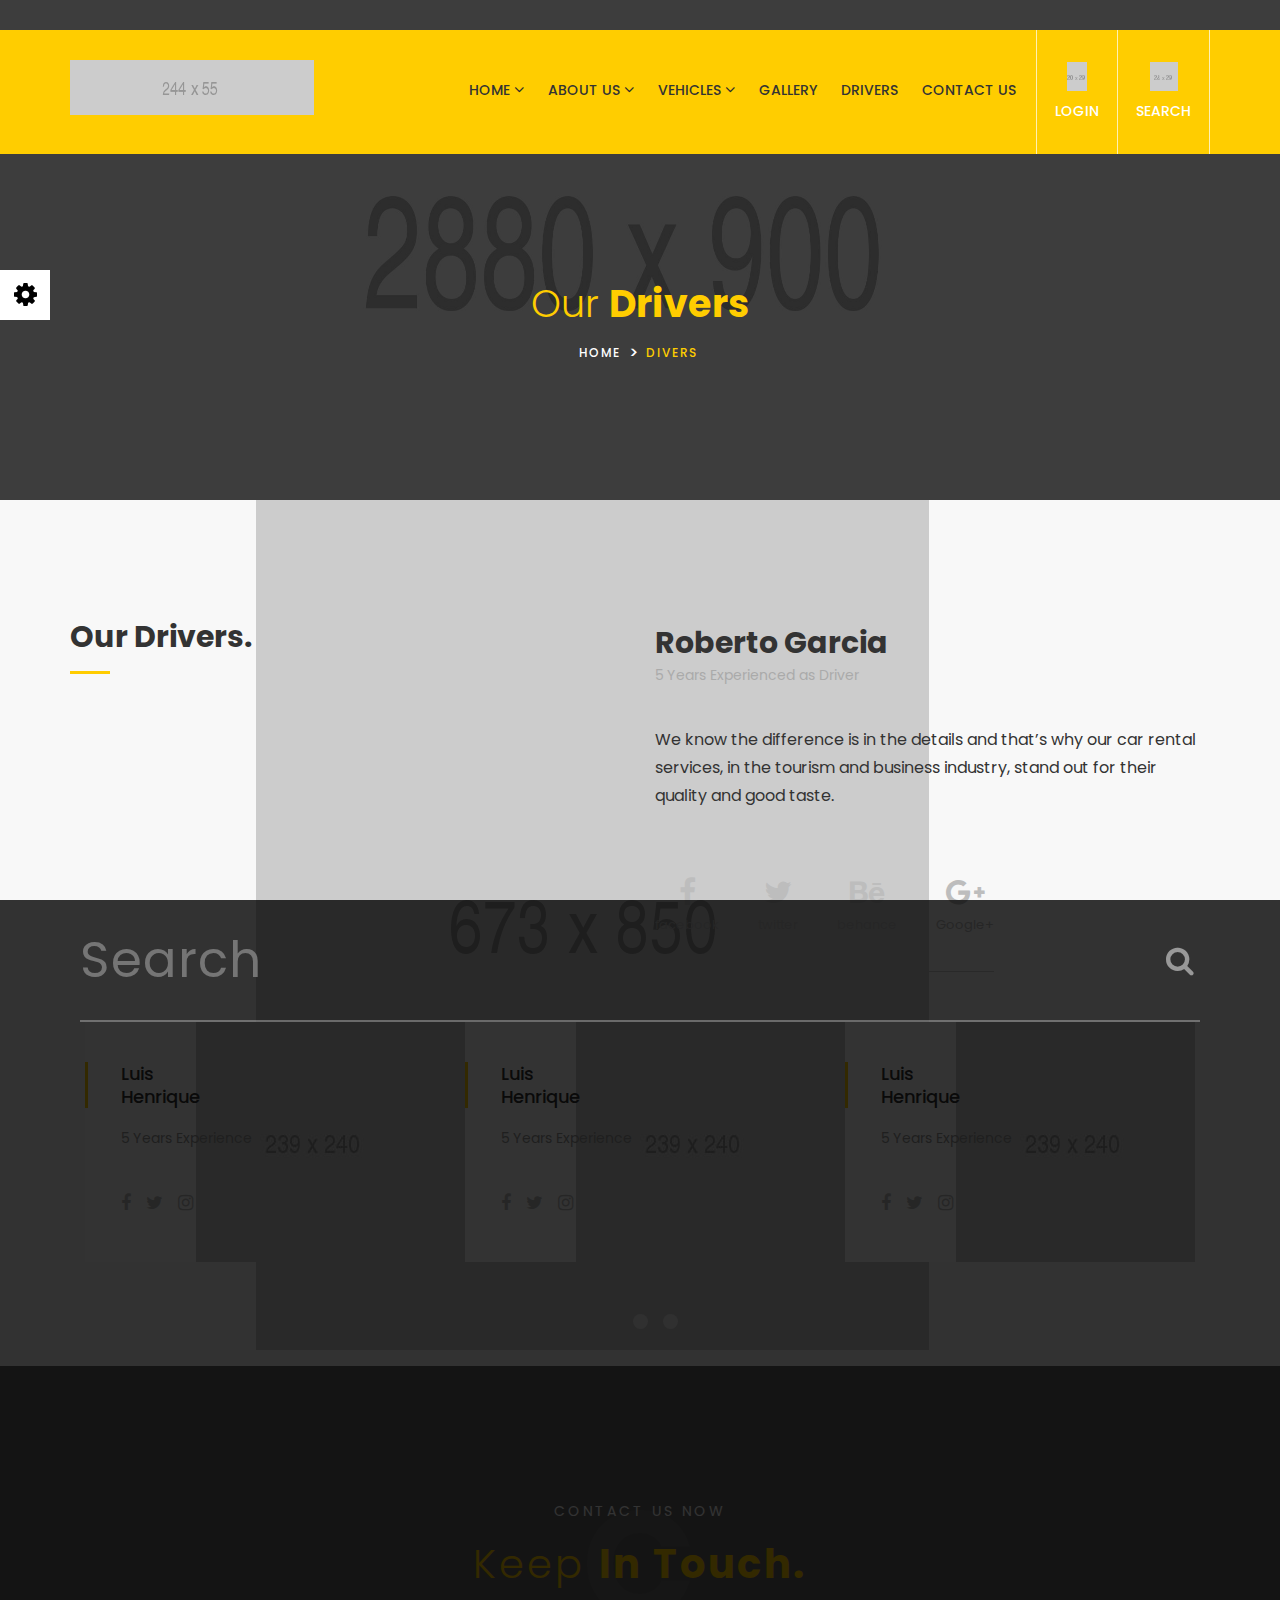
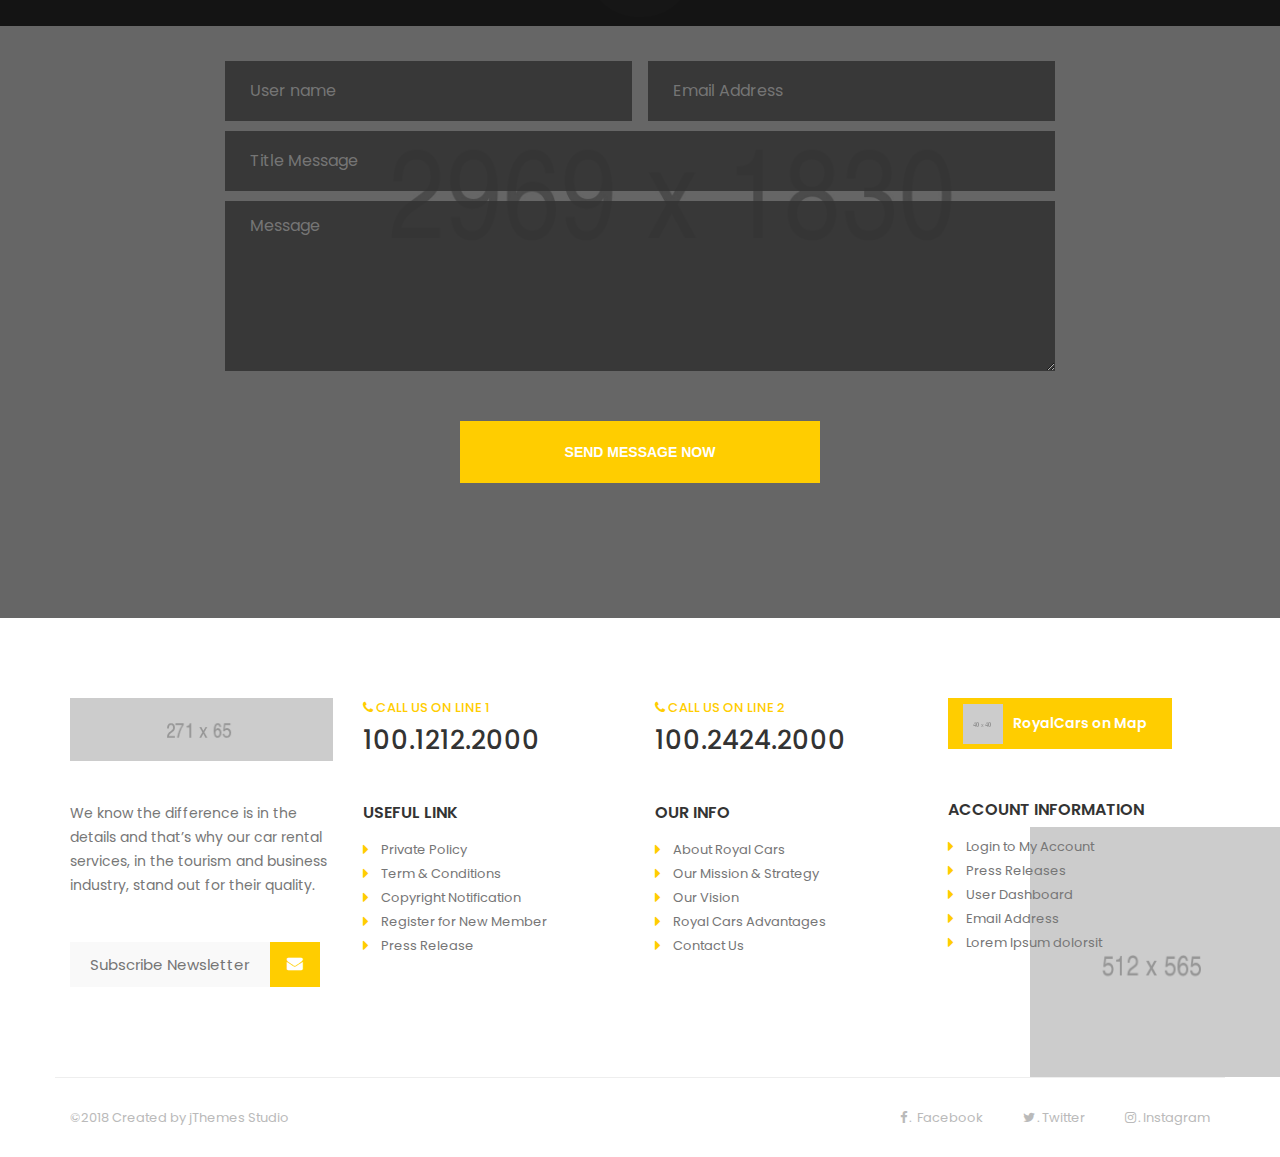
<file: RoyalCarsHtml/drivers.html>
<!DOCTYPE html>
<html xmlns="http://www.w3.org/1999/xhtml" lang="en">
  <head>
      <!-- PAGE TITLE -->
      <title>Home - Royal Cars</title>

      <!-- META-DATA -->
      <meta http-equiv="content-type" content="text/html; charset=utf-8" >
      <meta name="viewport" content="width=device-width, initial-scale=1, maximum-scale=1, user-scalable=0">
      <meta name="description" content="" >
      <meta name="keywords" content="" >

      <!-- FAVICON -->
      <link rel="shortcut icon" href="assets/images/favicon.png">

      <!-- CSS:: FONTS -->
      <link href="https://fonts.googleapis.com/css?family=Poppins:300,400,500,600,700" rel="stylesheet">

      <!-- CSS:: MAIN -->
      <link rel="stylesheet" type="text/css" href="assets/css/main.css">
      <link rel="stylesheet" type="text/css" id="r-color-roller" href="assets/color-files/color-08.css">

  </head>
  <body>
       <section id="r-customizer" class="r-customizer">
            <div class="r-selector"> 
                  <span class="d-block text-center">Color Options</span>
                  <div class="r-color_section r-color_block">
                        <ul class="r-color_selector" id="r-color_selector">
                            <li class="r-color_1" data-attr="color-01"></li>
                            <li class="r-color_6" data-attr="color-06"></li>
                            <li class="r-color_2" data-attr="color-02"></li>
                            <li class="r-color_3" data-attr="color-03"></li>
                            <li class="r-color_4" data-attr="color-04"></li>
                            <li class="r-color_5" data-attr="color-05"></li>
                            <li class="r-color_7" data-attr="color-07"></li>
                            <li class="r-color_8" data-attr="color-08"></li>
                        </ul>
                  </div>  
            </div>
            <i id="r-selector_icon" class="fa fa-cog"></i>
      </section>
      <div class="r-wrapper">
        <header>
          <div class="r-header r-header-inner">
            <div class="r-header-strip">
              <div class="container">
                <div class="row clearfix">
                  <div class="col-xl-3 col-lg-3 col-md-3 col-sm-3 col-xs-12">
                    <div class="r-logo">
                      <a href="index.html" class="d-inline-block"><img src="assets/images/logo.png" class="img-fluid d-block" alt=""></a>
                    </div>
                    <a href="javaScript:void(0)" class="menu-icon"> <i class="fa fa-bars"></i> </a>
                  </div>
                  <div class="col-xl-9 col-lg-9 col-md-9 col-sm-9 col-xs-12">
                    <div class="r-header-action float-right">
                      <a href="login-register.html"> <img src="assets/images/icon-lock.png" alt='' /> <span>Login</span></a>
                      <a href="#" class="r-search"> <img src="assets/images/icon-search.png" alt='' /> <span>Search</span></a>

                      <div class="r-search-wrapper">
                        <div class="r-search-inner">
                          <form>
                              <input type="text" class="r-search-field" placeholder="Search"/>
                              <button type="submit" class="r-search-btn">
                                <i class="fa fa-search"></i>
                              </button>
                          </form>
                        </div>
                      </div> <!-- /r-search-wrapper -->
                    </div>
                    <div class="r-nav-section float-right">
                      <nav>
                        <ul>
                          <li class="r-has-child">
                            <a href="index.html">HOME</a>
                            <ul class="pl-0 ml-0">
                              <li><a href="index.html">Home 01</a></li>
                              <li><a href="index-02.html">Home 02</a></li>
                              <li><a href="index-03.html">Home 03</a></li>
                              <li><a href="index-04.html">Home 04</a></li>
                            </ul>
                          </li>
                          <li class="r-has-child">
                            <a href="about.html">ABOUT US</a>
                            <ul class="pl-0 ml-0">
                              <li><a href="faq.html">Faq</a></li>
                            </ul>
                          </li>
                          <li class="r-has-child">
                            <a href="car-listing.html">VEHICLES</a>
                            <ul class="pl-0 ml-0">
                              <li><a href="car-list-map.html">Car List Map</a></li>
                              <li><a href="car-booking.html">Car Booking</a></li>
                            </ul>
                          </li>
                          <li><a href="gallery.html">GALLERY</a></li>
                          <li><a href="drivers.html">DRIVERS</a></li>
                          <li><a href="contact.html">CONTACT US</a></li>
                        </ul>
                      </nav>
                    </div>
                  </div>
                </div>
              </div>
            </div>
            <div class="r-header-inner-banner">
              <div class="r-header-in-over">
                <h1>Our <b>Drivers</b> </h1>
                <div class="r-breadcrum">
                  <ul>
                    <li><a href="#">HOME</a></li>
                    <li><span>DIVERS</span></li>
                  </ul>
                </div>
              </div>
            </div>
          </div>
        </header> 
        <section id="r-drivers-part" class="r-drivers-part">
          <div class="container">
            <div class="row clearfix">
              <div class="col-xl-6 col-lg-6 col-md-6 col-sm-6 col-xs-12">
                <h3>Our Drivers.</h3>
              </div>
              <div class="col-xl-6 col-lg-6 col-md-6 col-sm-6 col-xs-12">
                <div class="r-driver-detail">
                  <div class="r-head">Roberto Garcia <span>5 Years Experienced as Driver</span></div>
                  <div class="r-driver-text">We know the difference is in the details and that’s why our car rental services, in the tourism and business industry, stand out for their quality and good taste.</div>
                  <div class="r-driver-icon">
                    <ul>
                      <li><i class="fa fa-facebook" aria-hidden="true"></i> <span>facebook</span></li>
                      <li><i class="fa fa-twitter" aria-hidden="true"></i> <span>twitter</span></li>
                      <li><i class="fa fa-behance" aria-hidden="true"></i> <span>behance</span></li>
                      <li><i class="fa fa-google-plus" aria-hidden="true"></i> <span>Google+</span></li>
                    </ul>
                  </div>
                </div>
              </div>

            </div>
            <div class="r-driver-blog">
              <div class="owl-carousel" id="r-driver-slider">
                <div class="r-driver-box">
                  <div class="r-drivers">
                    <div class="r-drivers-detail">
                      <div class="name">Luis <br>Henrique</div>
                      <div class="text">5 Years Experience</div>
                      <div class="icon">
                          <a href="#"> <i class="fa fa-facebook" aria-hidden="true"></i> </a>
                          <a href="#"> <i class="fa fa-twitter" aria-hidden="true"></i> </a>
                          <a href="#"> <i class="fa fa-instagram" aria-hidden="true"></i> </a>
                      </div>
                    </div>
                    <div class="drivers-img">
                      <img src="assets/images/driver-blog-img.jpg" class="img-fluid d-block m-auto" alt="">
                    </div>
                  </div>
                </div>
                <div class="r-driver-box">
                  <div class="r-drivers">
                    <div class="r-drivers-detail">
                      <div class="name">Luis <br>Henrique</div>
                      <div class="text">5 Years Experience</div>
                      <div class="icon">
                          <a href="#"> <i class="fa fa-facebook" aria-hidden="true"></i> </a>
                          <a href="#"> <i class="fa fa-twitter" aria-hidden="true"></i> </a>
                          <a href="#"> <i class="fa fa-instagram" aria-hidden="true"></i> </a>
                      </div>
                    </div>
                    <div class="drivers-img">
                      <img src="assets/images/driver-blog-img-2.jpg" class="img-fluid d-block m-auto" alt="">
                    </div>
                  </div>
                </div>
                <div class="r-driver-box">
                  <div class="r-drivers">
                    <div class="r-drivers-detail">
                      <div class="name">Luis <br>Henrique</div>
                      <div class="text">5 Years Experience</div>
                      <div class="icon">
                          <a href="#"> <i class="fa fa-facebook" aria-hidden="true"></i> </a>
                          <a href="#"> <i class="fa fa-twitter" aria-hidden="true"></i> </a>
                          <a href="#"> <i class="fa fa-instagram" aria-hidden="true"></i> </a>
                      </div>
                    </div>
                    <div class="drivers-img">
                      <img src="assets/images/driver-blog-img-3.jpg" class="img-fluid d-block m-auto" alt="">
                    </div>
                  </div>
                </div>
                <div class="r-driver-box">
                  <div class="r-drivers">
                    <div class="r-drivers-detail">
                      <div class="name">Luis <br>Henrique</div>
                      <div class="text">5 Years Experience</div>
                      <div class="icon">
                          <a href="#"> <i class="fa fa-facebook" aria-hidden="true"></i> </a>
                          <a href="#"> <i class="fa fa-twitter" aria-hidden="true"></i> </a>
                          <a href="#"> <i class="fa fa-instagram" aria-hidden="true"></i> </a>
                      </div>
                    </div>
                    <div class="drivers-img">
                      <img src="assets/images/driver-blog-img-2.jpg" class="img-fluid d-block m-auto" alt="">
                    </div>
                  </div>
                </div>
                <div class="r-driver-box">
                  <div class="r-drivers">
                    <div class="r-drivers-detail">
                      <div class="name">Luis <br>Henrique</div>
                      <div class="text">5 Years Experience</div>
                      <div class="icon">
                          <a href="#"> <i class="fa fa-facebook" aria-hidden="true"></i> </a>
                          <a href="#"> <i class="fa fa-twitter" aria-hidden="true"></i> </a>
                          <a href="#"> <i class="fa fa-instagram" aria-hidden="true"></i> </a>
                      </div>
                    </div>
                    <div class="drivers-img">
                      <img src="assets/images/driver-blog-img-2.jpg" class="img-fluid d-block m-auto" alt="">
                    </div>
                  </div>
                </div>
                <div class="r-driver-box">
                  <div class="r-drivers">
                    <div class="r-drivers-detail">
                      <div class="name">Luis <br>Henrique</div>
                      <div class="text">5 Years Experience</div>
                      <div class="icon">
                          <a href="#"> <i class="fa fa-facebook" aria-hidden="true"></i> </a>
                          <a href="#"> <i class="fa fa-twitter" aria-hidden="true"></i> </a>
                          <a href="#"> <i class="fa fa-instagram" aria-hidden="true"></i> </a>
                      </div>
                    </div>
                    <div class="drivers-img">
                      <img src="assets/images/driver-blog-img-3.jpg" class="img-fluid d-block m-auto" alt="">
                    </div>
                  </div>
                </div>
                <div class="r-driver-box">
                  <div class="r-drivers">
                    <div class="r-drivers-detail">
                      <div class="name">Luis <br>Henrique</div>
                      <div class="text">5 Years Experience</div>
                      <div class="icon">
                          <a href="#"> <i class="fa fa-facebook" aria-hidden="true"></i> </a>
                          <a href="#"> <i class="fa fa-twitter" aria-hidden="true"></i> </a>
                          <a href="#"> <i class="fa fa-instagram" aria-hidden="true"></i> </a>
                      </div>
                    </div>
                    <div class="drivers-img">
                      <img src="assets/images/driver-blog-img-2.jpg" class="img-fluid d-block m-auto" alt="">
                    </div>
                  </div>
                </div>
              </div>
            </div>
            </div>
        </section>
        <section id="r-get-in-touch">
          <div class="r-get-in-touch">
            <div class="container">
              <div class="r-get-header">
                <span>CONTACT US NOW</span>
                <h2>Keep <b>In Touch.</b></h2>
              </div>
              <div class="r-get-form">
                <form action="#">
                  <div class="clearfix">
                    <div class="form-group"><input type="text" placeholder="User name"></div>
                    <div class="form-group"><input type="email" placeholder="Email Address"></div>
                  </div>
                  <div class="form-group"><input type="email" placeholder="Title Message"></div>
                  <div class="form-group">
                    <textarea placeholder="Message"></textarea>
                  </div>
                  <div class="text-center">
                    <button class="btn btn-full">SEND MESSAGE NOW</button>
                  </div>
                </form>
              </div>
            </div>
          </div>
        </section>
        <footer>
          <div class="r-footer">
            <div class="container">
              <div class="row clearfix">
                <div class="col-xl-3 col-lg-3 col-md-3 col-sm-6 col-xs-12">
                  <div class="r-footer-block">
                    <img src="assets/images/footer-logo.png" class="d-block img-fluid" alt="">
                    <p>
                      We know the difference is in the details and that’s why our car rental services, in the tourism and business industry, stand out for their quality.
                    </p>
                    <form action="#">
                      <div class="r-newsletter">
                        <input type="email" placeholder="Subscribe Newsletter">
                        <button class="btn"><i class="fa fa-envelope"></i></button>
                      </div>
                    </form>
                  </div>
                </div>
                <div class="col-xl-3 col-lg-3 col-md-3 col-sm-6 col-xs-12">
                  <div class="r-footer-block">
                    <div class="r-footer-widget r-footer-phone">
                      <span><i class="fa fa-phone"></i> CALL US ON LINE 1</span>
                      <h5>100.1212.2000</h5>
                    </div>
                    <div class="r-footer-widget r-footer-nav">
                      <h6>USEFUL LINK</h6>
                      <nav>
                        <ul>
                          <li><a href="#">Private Policy</a></li>
                          <li><a href="#">Term & Conditions</a></li>
                          <li><a href="#">Copyright Notification</a></li>
                          <li><a href="#">Register for New Member</a></li>
                          <li><a href="#">Press Release</a></li>
                        </ul>
                      </nav>
                    </div>
                  </div>
                </div>
                <div class="col-xl-3 col-lg-3 col-md-3 col-sm-6 col-xs-12">
                  <div class="r-footer-block">
                    <div class="r-footer-widget r-footer-phone">
                      <span><i class="fa fa-phone"></i> CALL US ON LINE 2</span>
                      <h5>100.2424.2000</h5>
                    </div>
                    <div class="r-footer-widget r-footer-nav">
                      <h6>OUR INFO</h6>
                      <nav>
                        <ul>
                          <li><a href="#">About Royal Cars</a></li>
                          <li><a href="#">Our Mission & Strategy</a></li>
                          <li><a href="#">Our Vision</a></li>
                          <li><a href="#">Royal Cars Advantages</a></li>
                          <li><a href="#">Contact Us</a></li>
                        </ul>
                      </nav>
                    </div>
                  </div>
                </div>
                <div class="col-xl-3 col-lg-3 col-md-3 col-sm-6 col-xs-12">
                  <div class="r-footer-block">
                    <div class="r-footer-widget r-footer-map">
                      <a href="#"> <img src="assets/images/icon-footer-map.png" class="icon" alt=''/> RoyalCars on Map</a>
                    </div>
                    <div class="r-footer-widget r-footer-nav">
                      <h6>ACCOUNT INFORMATION</h6>
                      <nav>
                        <ul>
                          <li><a href="#">Login to My Account</a></li>
                          <li><a href="#">Press Releases</a></li>
                          <li><a href="#">User Dashboard</a></li>
                          <li><a href="#">Email Address</a></li>
                          <li><a href="#">Lorem Ipsum dolorsit</a></li>
                        </ul>
                      </nav>
                    </div>
                  </div>
                </div>
              </div>
              <div class="row clearfix r-footer-strip">
                <div class="col-xl-6 col-lg-6 col-md-6 col-sm-6 col-xs-12">
                 ©2018 Created by jThemes Studio
                </div>
                <div class="col-xl-6 col-lg-6 col-md-6 col-sm-6 col-xs-12">
                 <ul>
                   <li><a href="#"><i class="fa fa-facebook"></i>. <span>Facebook</span></a></li>
                   <li><a href="#"><i class="fa fa-twitter"></i>.<span>Twitter</span></a></li>
                   <li><a href="#"><i class="fa fa-instagram"></i>.<span>Instagram</span></a></li>
                 </ul>
                </div>
              </div>
            </div>
          </div>
        </footer>
      </div>
      <div id="r-to-top" class="r-to-top"><i class="fa fa-angle-up"></i></div>
      <!-- JQUERY:: JQUERY.JS -->
      <script src="assets/js/jquery.min.js"></script>

      <!-- JQUERY:: BOOTSTRAP.JS -->
      <script src="assets/js/tether.min.js"></script>
      <script src="assets/js/bootstrap.min.js"></script>

      <!-- JQUERY:: PLUGINS -->
      <script src="assets/js/plugins/owl/owl.carousel.min.js"></script>

      <!-- JQUERY:: CUSTOM -->
      <script src="assets/js/custom.js"></script>

  </body>
</html>
</file>
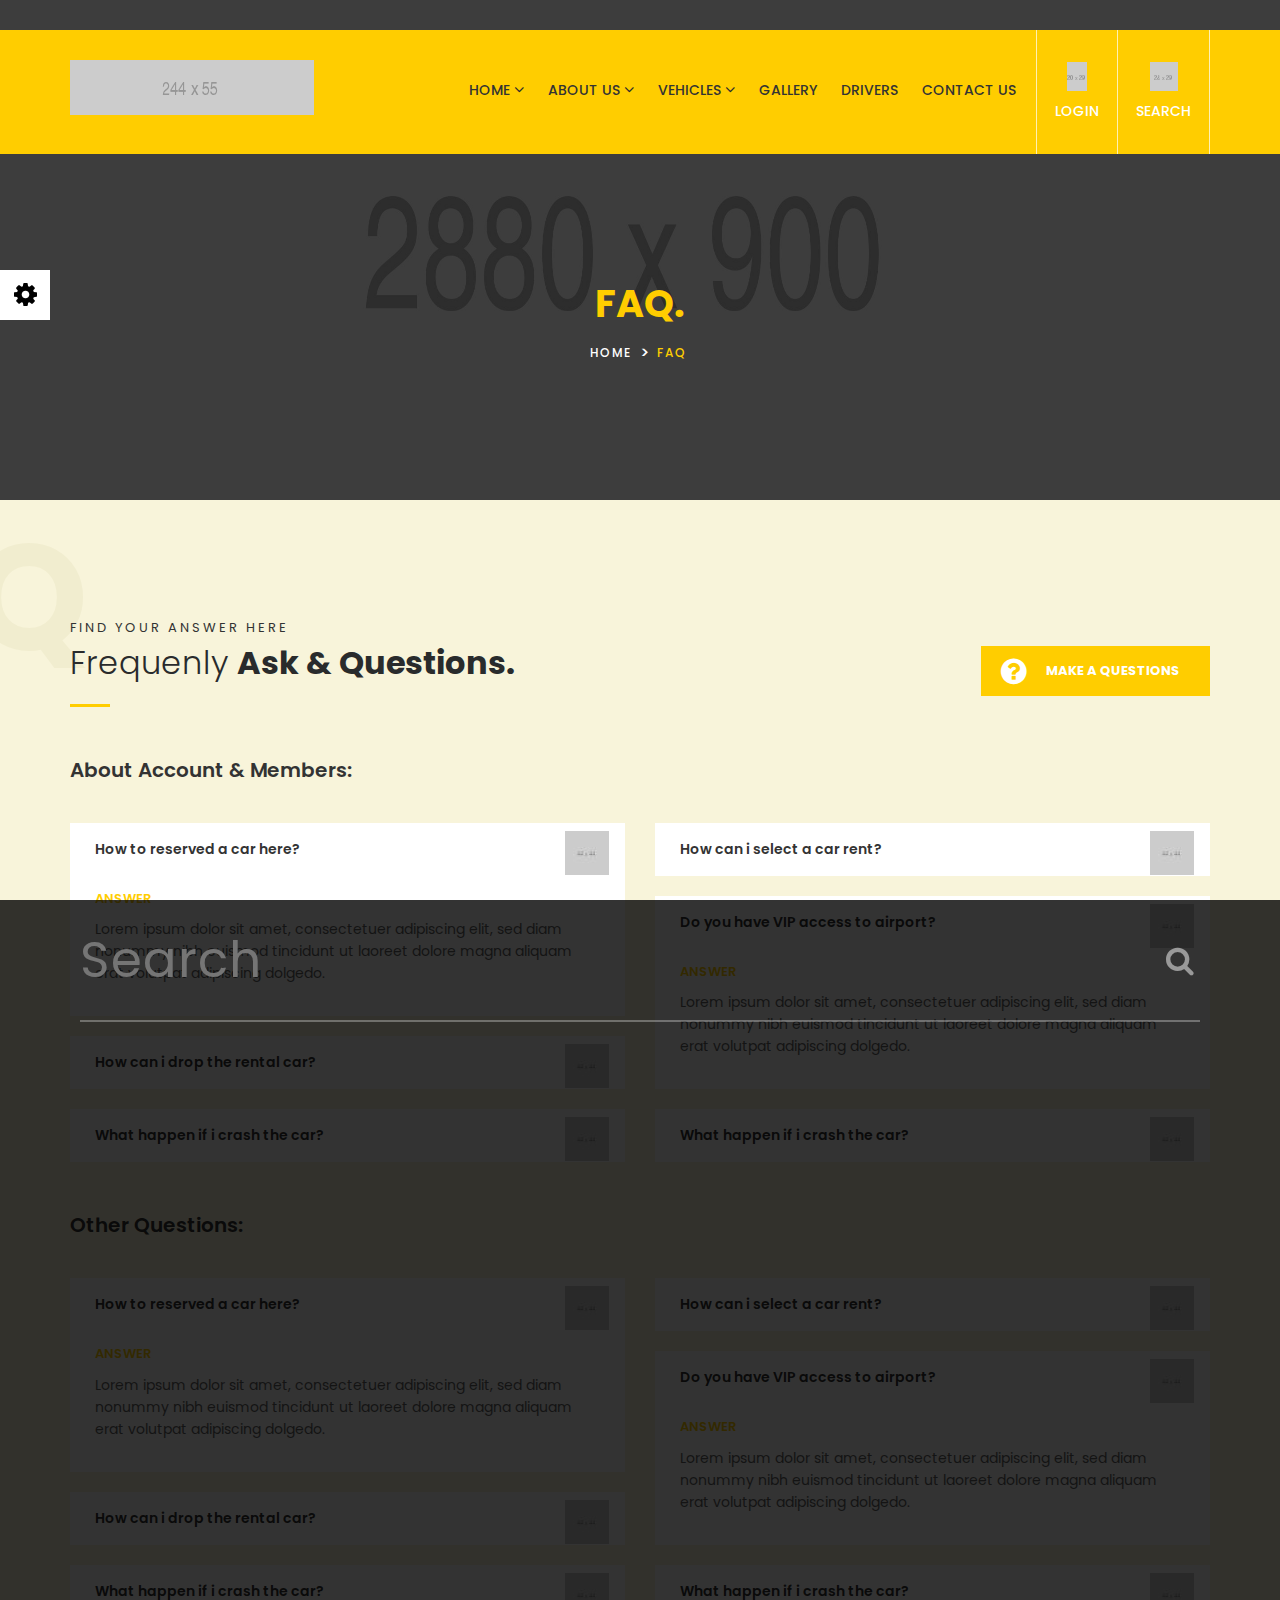
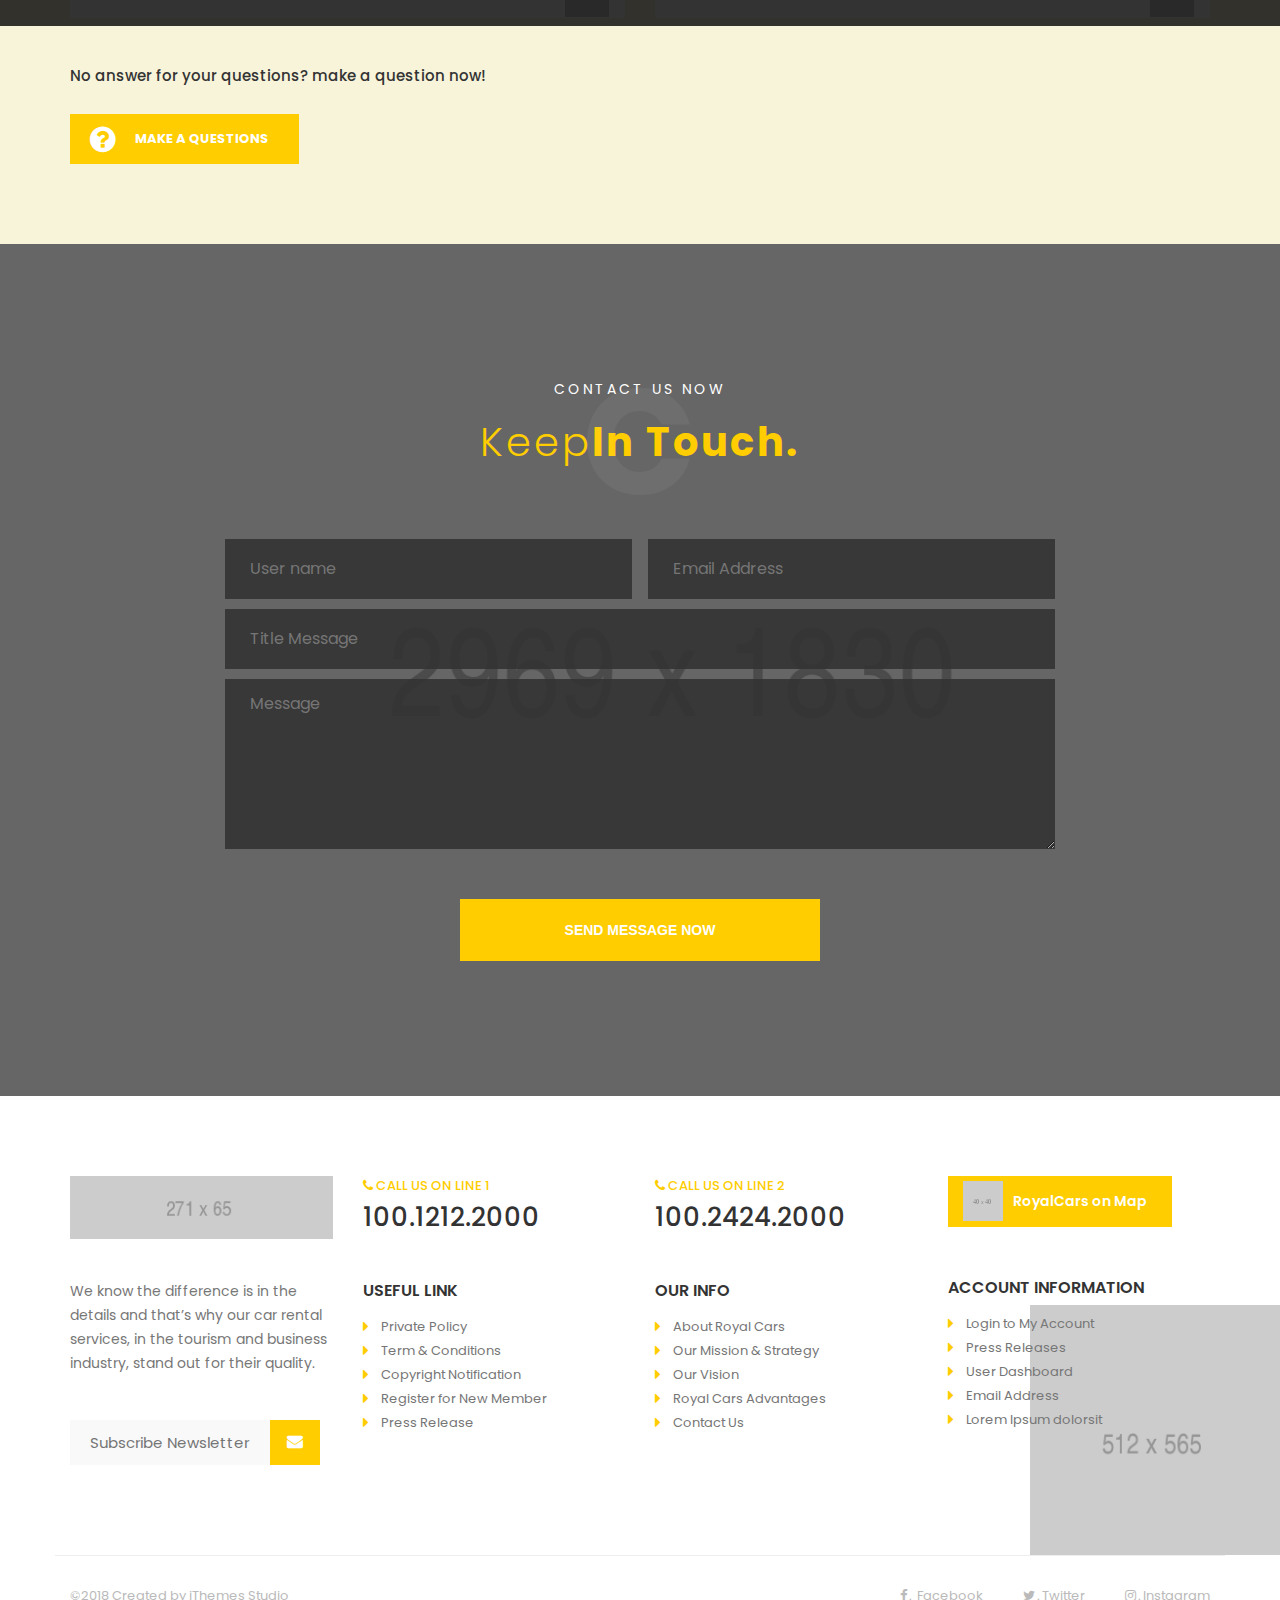
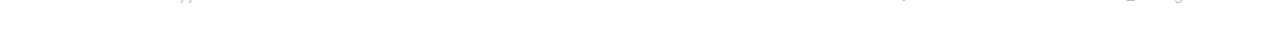
<file: RoyalCarsHtml/faq.html>
<!DOCTYPE html>
<html xmlns="http://www.w3.org/1999/xhtml" lang="en">
  <head>
      <!-- PAGE TITLE -->
      <title>Home - Royal Cars</title>

      <!-- META-DATA -->
      <meta http-equiv="content-type" content="text/html; charset=utf-8" >
      <meta name="viewport" content="width=device-width, initial-scale=1, maximum-scale=1, user-scalable=0">
      <meta name="description" content="" >
      <meta name="keywords" content="" >

      <!-- FAVICON -->
      <link rel="shortcut icon" href="assets/images/favicon.png">

      <!-- CSS:: FONTS -->
      <link href="https://fonts.googleapis.com/css?family=Poppins:300,400,500,600,700" rel="stylesheet">

      <!-- CSS:: MAIN -->
      <link rel="stylesheet" type="text/css" href="assets/css/main.css">
      <link rel="stylesheet" type="text/css" id="r-color-roller" href="assets/color-files/color-08.css">

  </head>
  <body>
       <section id="r-customizer" class="r-customizer">
            <div class="r-selector"> 
                  <span class="d-block text-center">Color Options</span>
                  <div class="r-color_section r-color_block">
                        <ul class="r-color_selector" id="r-color_selector">
                            <li class="r-color_1" data-attr="color-01"></li>
                            <li class="r-color_6" data-attr="color-06"></li>
                            <li class="r-color_2" data-attr="color-02"></li>
                            <li class="r-color_3" data-attr="color-03"></li>
                            <li class="r-color_4" data-attr="color-04"></li>
                            <li class="r-color_5" data-attr="color-05"></li>
                            <li class="r-color_7" data-attr="color-07"></li>
                            <li class="r-color_8" data-attr="color-08"></li>
                        </ul>
                  </div>  
            </div>
            <i id="r-selector_icon" class="fa fa-cog"></i>
      </section>
      <div class="r-wrapper">
        <header>
          <div class="r-header r-header-inner">
            <div class="r-header-strip">
              <div class="container">
                <div class="row clearfix">
                  <div class="col-xl-3 col-lg-3 col-md-3 col-sm-12 col-xs-12">
                    <div class="r-logo">
                      <a href="index.html" class="d-inline-block"><img src="assets/images/logo.png" class="img-fluid d-block" alt=""></a>
                    </div>
                    <a href="javaScript:void(0)" class="menu-icon"> <i class="fa fa-bars"></i> </a>
                  </div>
                  <div class="col-xl-9 col-lg-9 col-md-9 col-sm-12 col-xs-12"> 
                    <div class="r-header-action float-right">
                      <a href="login-register.html"> <img src="assets/images/icon-lock.png" alt='' /> <span>Login</span></a>
                      <a href="#" class="r-search"> <img src="assets/images/icon-search.png" alt='' /> <span>Search</span></a>

                      <div class="r-search-wrapper">
                        <div class="r-search-inner">
                          <form>
                              <input type="text" class="r-search-field" placeholder="Search"/>
                              <button type="submit" class="r-search-btn">
                                <i class="fa fa-search"></i>
                              </button>
                          </form>
                        </div>
                      </div> <!-- /r-search-wrapper -->
                    </div>
                    <div class="r-nav-section float-right">
                      <nav>
                        <ul>
                          <li class="r-has-child">
                            <a href="index.html">HOME</a>
                            <ul class="pl-0 ml-0">
                              <li><a href="index.html">Home 01</a></li>
                              <li><a href="index-02.html">Home 02</a></li>
                              <li><a href="index-03.html">Home 03</a></li>
                              <li><a href="index-04.html">Home 04</a></li>
                            </ul>
                          </li>
                          <li class="r-has-child">
                            <a href="about.html">ABOUT US</a>
                            <ul class="pl-0 ml-0">
                              <li><a href="faq.html">Faq</a></li>
                            </ul>
                          </li>
                          <li class="r-has-child">
                            <a href="car-listing.html">VEHICLES</a>
                            <ul class="pl-0 ml-0">
                              <li><a href="car-list-map.html">Car List Map</a></li>
                              <li><a href="car-booking.html">Car Booking</a></li>
                            </ul>
                          </li>
                          <li><a href="gallery.html">GALLERY</a></li>
                          <li><a href="drivers.html">DRIVERS</a></li>
                          <li><a href="contact.html">CONTACT US</a></li>
                        </ul>
                      </nav>
                    </div>
                  </div>
                </div>
              </div>
            </div>
            <div class="r-header-inner-banner">
              <div class="r-header-in-over">
                <h1><b>FAQ.</b></h1>
                <div class="r-breadcrum">
                  <ul>
                    <li><a href="#">HOME</a></li>
                    <li><span>FAQ</span></li>
                  </ul>
                </div>
              </div>
            </div>
          </div>
        </header>

        <section class="r-faq-section">
            <div class="container">
                <div class="row v-align-center r-faq-header-wrapper">
                    <div class="col-md-8 col-sm-12">
                        <div class="r-faq-header">
                            <span>FIND YOUR ANSWER HERE</span>
                            <h2>Frequenly <strong>Ask & Questions.</strong></h2>
                        </div>
                    </div>
                    <div class="col-md-4 col-sm-12">
                        <a href="#" class="btn-primary icon-btn"><i class="fa fa-question-circle icon"></i> MAKE A QUESTIONS</a>
                    </div>
                </div>

                <div class="row r-faq-accordion-wrapper">
                  <div class="col-md-12">
                    <h3 class="heading"> About Account & Members: </h3>
                  </div>
                  <div class="col-lg-6 col-md-12">
                    <div class="r-accordion">
                      <div class="r-accordion-heading">
                        How to reserved a car here?
                        <img src="assets/images/accordion-open-icon.jpg" alt="" class="r-accordion-icon" />
                      </div>
                      <div class="r-accordion-body" style="display: block;">
                        <h3>Answer</h3>
                        <p>
                          Lorem ipsum dolor sit amet, consectetuer adipiscing elit, sed diam nonummy nibh euismod tincidunt ut laoreet dolore magna aliquam erat volutpat adipiscing dolgedo.
                        </p>
                      </div>
                    </div> <!-- /r-accordion -->

                    <div class="r-accordion">
                      <div class="r-accordion-heading">
                        How can i drop the rental car?
                        <img src="assets/images/accordion-icon.jpg" alt="" class="r-accordion-icon" />
                      </div>
                      <div class="r-accordion-body">
                        <h3>Answer</h3>
                        <p>
                          Lorem ipsum dolor sit amet, consectetuer adipiscing elit, sed diam nonummy nibh euismod tincidunt ut laoreet dolore magna aliquam erat volutpat adipiscing dolgedo.
                        </p>
                      </div>
                    </div> <!-- /r-accordion -->

                    <div class="r-accordion">
                      <div class="r-accordion-heading">
                        What happen if i crash the car?
                        <img src="assets/images/accordion-icon.jpg" alt="" class="r-accordion-icon" />
                      </div>
                      <div class="r-accordion-body">
                        <h3>Answer</h3>
                        <p>
                          Lorem ipsum dolor sit amet, consectetuer adipiscing elit, sed diam nonummy nibh euismod tincidunt ut laoreet dolore magna aliquam erat volutpat adipiscing dolgedo.
                        </p>
                      </div>
                    </div> <!-- /r-accordion -->

                  </div>

                  <div class="col-lg-6 col-md-12">
                    <div class="r-accordion">
                      <div class="r-accordion-heading">
                        How can i select a car rent?
                        <img src="assets/images/accordion-icon.jpg" alt="" class="r-accordion-icon" />
                      </div>
                      <div class="r-accordion-body">
                        <h3>Answer</h3>
                        <p>
                          Lorem ipsum dolor sit amet, consectetuer adipiscing elit, sed diam nonummy nibh euismod tincidunt ut laoreet dolore magna aliquam erat volutpat adipiscing dolgedo.
                        </p>
                      </div>
                    </div> <!-- /r-accordion -->

                    <div class="r-accordion">
                      <div class="r-accordion-heading">
                        Do you have VIP access to airport?
                        <img src="assets/images/accordion-open-icon.jpg" alt="" class="r-accordion-icon" />
                      </div>
                      <div class="r-accordion-body" style="display: block;">
                        <h3>Answer</h3>
                        <p>
                          Lorem ipsum dolor sit amet, consectetuer adipiscing elit, sed diam nonummy nibh euismod tincidunt ut laoreet dolore magna aliquam erat volutpat adipiscing dolgedo.
                        </p>
                      </div>
                    </div> <!-- /r-accordion -->

                    <div class="r-accordion">
                      <div class="r-accordion-heading">
                        What happen if i crash the car?
                        <img src="assets/images/accordion-icon.jpg" alt="" class="r-accordion-icon" />
                      </div>
                      <div class="r-accordion-body">
                        <h3>Answer</h3>
                        <p>
                          Lorem ipsum dolor sit amet, consectetuer adipiscing elit, sed diam nonummy nibh euismod tincidunt ut laoreet dolore magna aliquam erat volutpat adipiscing dolgedo.
                        </p>
                      </div>
                    </div> <!-- /r-accordion -->

                  </div>
                </div>

                <div class="row r-faq-accordion-wrapper">
                  <div class="col-md-12">
                    <h3 class="heading"> Other Questions: </h3>
                  </div>
                  <div class="col-lg-6 col-md-12">
                    <div class="r-accordion">
                      <div class="r-accordion-heading">
                        How to reserved a car here?
                        <img src="assets/images/accordion-open-icon.jpg" alt="" class="r-accordion-icon" />
                      </div>
                      <div class="r-accordion-body" style="display: block;">
                        <h3>Answer</h3>
                        <p>
                          Lorem ipsum dolor sit amet, consectetuer adipiscing elit, sed diam nonummy nibh euismod tincidunt ut laoreet dolore magna aliquam erat volutpat adipiscing dolgedo.
                        </p>
                      </div>
                    </div> <!-- /r-accordion -->

                    <div class="r-accordion">
                      <div class="r-accordion-heading">
                        How can i drop the rental car?
                        <img src="assets/images/accordion-icon.jpg" alt="" class="r-accordion-icon" />
                      </div>
                      <div class="r-accordion-body">
                        <h3>Answer</h3>
                        <p>
                          Lorem ipsum dolor sit amet, consectetuer adipiscing elit, sed diam nonummy nibh euismod tincidunt ut laoreet dolore magna aliquam erat volutpat adipiscing dolgedo.
                        </p>
                      </div>
                    </div> <!-- /r-accordion -->

                    <div class="r-accordion">
                      <div class="r-accordion-heading">
                        What happen if i crash the car?
                        <img src="assets/images/accordion-icon.jpg" alt="" class="r-accordion-icon" />
                      </div>
                      <div class="r-accordion-body">
                        <h3>Answer</h3>
                        <p>
                          Lorem ipsum dolor sit amet, consectetuer adipiscing elit, sed diam nonummy nibh euismod tincidunt ut laoreet dolore magna aliquam erat volutpat adipiscing dolgedo.
                        </p>
                      </div>
                    </div> <!-- /r-accordion -->

                  </div>

                  <div class="col-lg-6 col-md-12">
                    <div class="r-accordion">
                      <div class="r-accordion-heading">
                        How can i select a car rent?
                        <img src="assets/images/accordion-icon.jpg" alt="" class="r-accordion-icon" />
                      </div>
                      <div class="r-accordion-body">
                        <h3>Answer</h3>
                        <p>
                          Lorem ipsum dolor sit amet, consectetuer adipiscing elit, sed diam nonummy nibh euismod tincidunt ut laoreet dolore magna aliquam erat volutpat adipiscing dolgedo.
                        </p>
                      </div>
                    </div> <!-- /r-accordion -->

                    <div class="r-accordion">
                      <div class="r-accordion-heading">
                        Do you have VIP access to airport?
                        <img src="assets/images/accordion-open-icon.jpg" alt="" class="r-accordion-icon" />
                      </div>
                      <div class="r-accordion-body" style="display: block;">
                        <h3>Answer</h3>
                        <p>
                          Lorem ipsum dolor sit amet, consectetuer adipiscing elit, sed diam nonummy nibh euismod tincidunt ut laoreet dolore magna aliquam erat volutpat adipiscing dolgedo.
                        </p>
                      </div>
                    </div> <!-- /r-accordion -->

                    <div class="r-accordion">
                      <div class="r-accordion-heading">
                        What happen if i crash the car?
                        <img src="assets/images/accordion-icon.jpg" alt="" class="r-accordion-icon" />
                      </div>
                      <div class="r-accordion-body">
                        <h3>Answer</h3>
                        <p>
                          Lorem ipsum dolor sit amet, consectetuer adipiscing elit, sed diam nonummy nibh euismod tincidunt ut laoreet dolore magna aliquam erat volutpat adipiscing dolgedo.
                        </p>
                      </div>
                    </div> <!-- /r-accordion -->

                  </div>
                </div>


                <div class="row">
                  <div class="col-md-12">
                    <h5 class="note">No answer for your questions? make a question now!</h5>
                    <a href="#" class="btn-primary icon-btn"> <i class="fa fa-question-circle icon"></i> MAKE A QUESTIONS </a>
                  </div>
                </div>

            </div>
        </section> <!--/r-faq-section-->

        <section id="r-get-in-touch">
          <div class="r-get-in-touch">
            <div class="container">
              <div class="r-get-header">
                <span>CONTACT US NOW</span>
                <h2>Keep<b>In Touch.</b></h2>
              </div>
              <div class="r-get-form">
                <form action="#">
                  <div class="clearfix">
                    <div class="form-group"><input type="text" placeholder="User name"></div>
                    <div class="form-group"><input type="email" placeholder="Email Address"></div>
                  </div>
                  <div class="form-group"><input type="email" placeholder="Title Message"></div>
                  <div class="form-group">
                    <textarea placeholder="Message"></textarea>
                  </div>
                  <div class="text-center">
                    <button class="btn btn-full">SEND MESSAGE NOW</button>
                  </div>
                </form>
              </div>
            </div>
          </div>
        </section>
        <footer>
          <div class="r-footer">
            <div class="container">
              <div class="row clearfix">
                <div class="col-xl-3 col-lg-3 col-md-3 col-sm-6 col-xs-12">
                  <div class="r-footer-block">
                    <img src="assets/images/footer-logo.png" class="d-block img-fluid" alt="">
                    <p>
                      We know the difference is in the details and that’s why our car rental services, in the tourism and business industry, stand out for their quality.
                    </p>
                    <form action="#">
                      <div class="r-newsletter">
                        <input type="email" placeholder="Subscribe Newsletter">
                        <button class="btn"><i class="fa fa-envelope"></i></button>
                      </div>
                    </form>
                  </div>
                </div>
                <div class="col-xl-3 col-lg-3 col-md-3 col-sm-6 col-xs-12">
                  <div class="r-footer-block">
                    <div class="r-footer-widget r-footer-phone">
                      <span><i class="fa fa-phone"></i> CALL US ON LINE 1</span>
                      <h5>100.1212.2000</h5>
                    </div>
                    <div class="r-footer-widget r-footer-nav">
                      <h6>USEFUL LINK</h6>
                      <nav>
                        <ul>
                          <li><a href="#">Private Policy</a></li>
                          <li><a href="#">Term & Conditions</a></li>
                          <li><a href="#">Copyright Notification</a></li>
                          <li><a href="#">Register for New Member</a></li>
                          <li><a href="#">Press Release</a></li>
                        </ul>
                      </nav>
                    </div>
                  </div>
                </div>
                <div class="col-xl-3 col-lg-3 col-md-3 col-sm-6 col-xs-12">
                  <div class="r-footer-block">
                    <div class="r-footer-widget r-footer-phone">
                      <span><i class="fa fa-phone"></i> CALL US ON LINE 2</span>
                      <h5>100.2424.2000</h5>
                    </div>
                    <div class="r-footer-widget r-footer-nav">
                      <h6>OUR INFO</h6>
                      <nav>
                        <ul>
                          <li><a href="#">About Royal Cars</a></li>
                          <li><a href="#">Our Mission & Strategy</a></li>
                          <li><a href="#">Our Vision</a></li>
                          <li><a href="#">Royal Cars Advantages</a></li>
                          <li><a href="#">Contact Us</a></li>
                        </ul>
                      </nav>
                    </div>
                  </div>
                </div>
                <div class="col-xl-3 col-lg-3 col-md-3 col-sm-6 col-xs-12">
                  <div class="r-footer-block">
                    <div class="r-footer-widget r-footer-map">
                      <a href="#"> <img src="assets/images/icon-footer-map.png" class="icon" alt=''/> RoyalCars on Map</a>
                    </div>
                    <div class="r-footer-widget r-footer-nav">
                      <h6>ACCOUNT INFORMATION</h6>
                      <nav>
                        <ul>
                          <li><a href="#">Login to My Account</a></li>
                          <li><a href="#">Press Releases</a></li>
                          <li><a href="#">User Dashboard</a></li>
                          <li><a href="#">Email Address</a></li>
                          <li><a href="#">Lorem Ipsum dolorsit</a></li>
                        </ul>
                      </nav>
                    </div>
                  </div>
                </div>
              </div>
              <div class="row clearfix r-footer-strip">
                <div class="col-xl-6 col-lg-6 col-md-6 col-sm-6 col-xs-12">
                 ©2018 Created by jThemes Studio
                </div>
                <div class="col-xl-6 col-lg-6 col-md-6 col-sm-6 col-xs-12">
                 <ul>
                   <li><a href="#"><i class="fa fa-facebook"></i>. <span>Facebook</span></a></li>
                   <li><a href="#"><i class="fa fa-twitter"></i>.<span>Twitter</span></a></li>
                   <li><a href="#"><i class="fa fa-instagram"></i>.<span>Instagram</span></a></li>
                 </ul>
                </div>
              </div>
            </div>
          </div>
        </footer>
      </div>
      <div id="r-to-top" class="r-to-top"><i class="fa fa-angle-up"></i></div>
      <!-- JQUERY:: JQUERY.JS -->
      <script src="assets/js/jquery.min.js"></script>

      <!-- JQUERY:: BOOTSTRAP.JS -->
      <script src="assets/js/tether.min.js"></script>
      <script src="assets/js/bootstrap.min.js"></script>
      <script src="assets/js/custom.js"></script>
  </body>
</html>
</file>
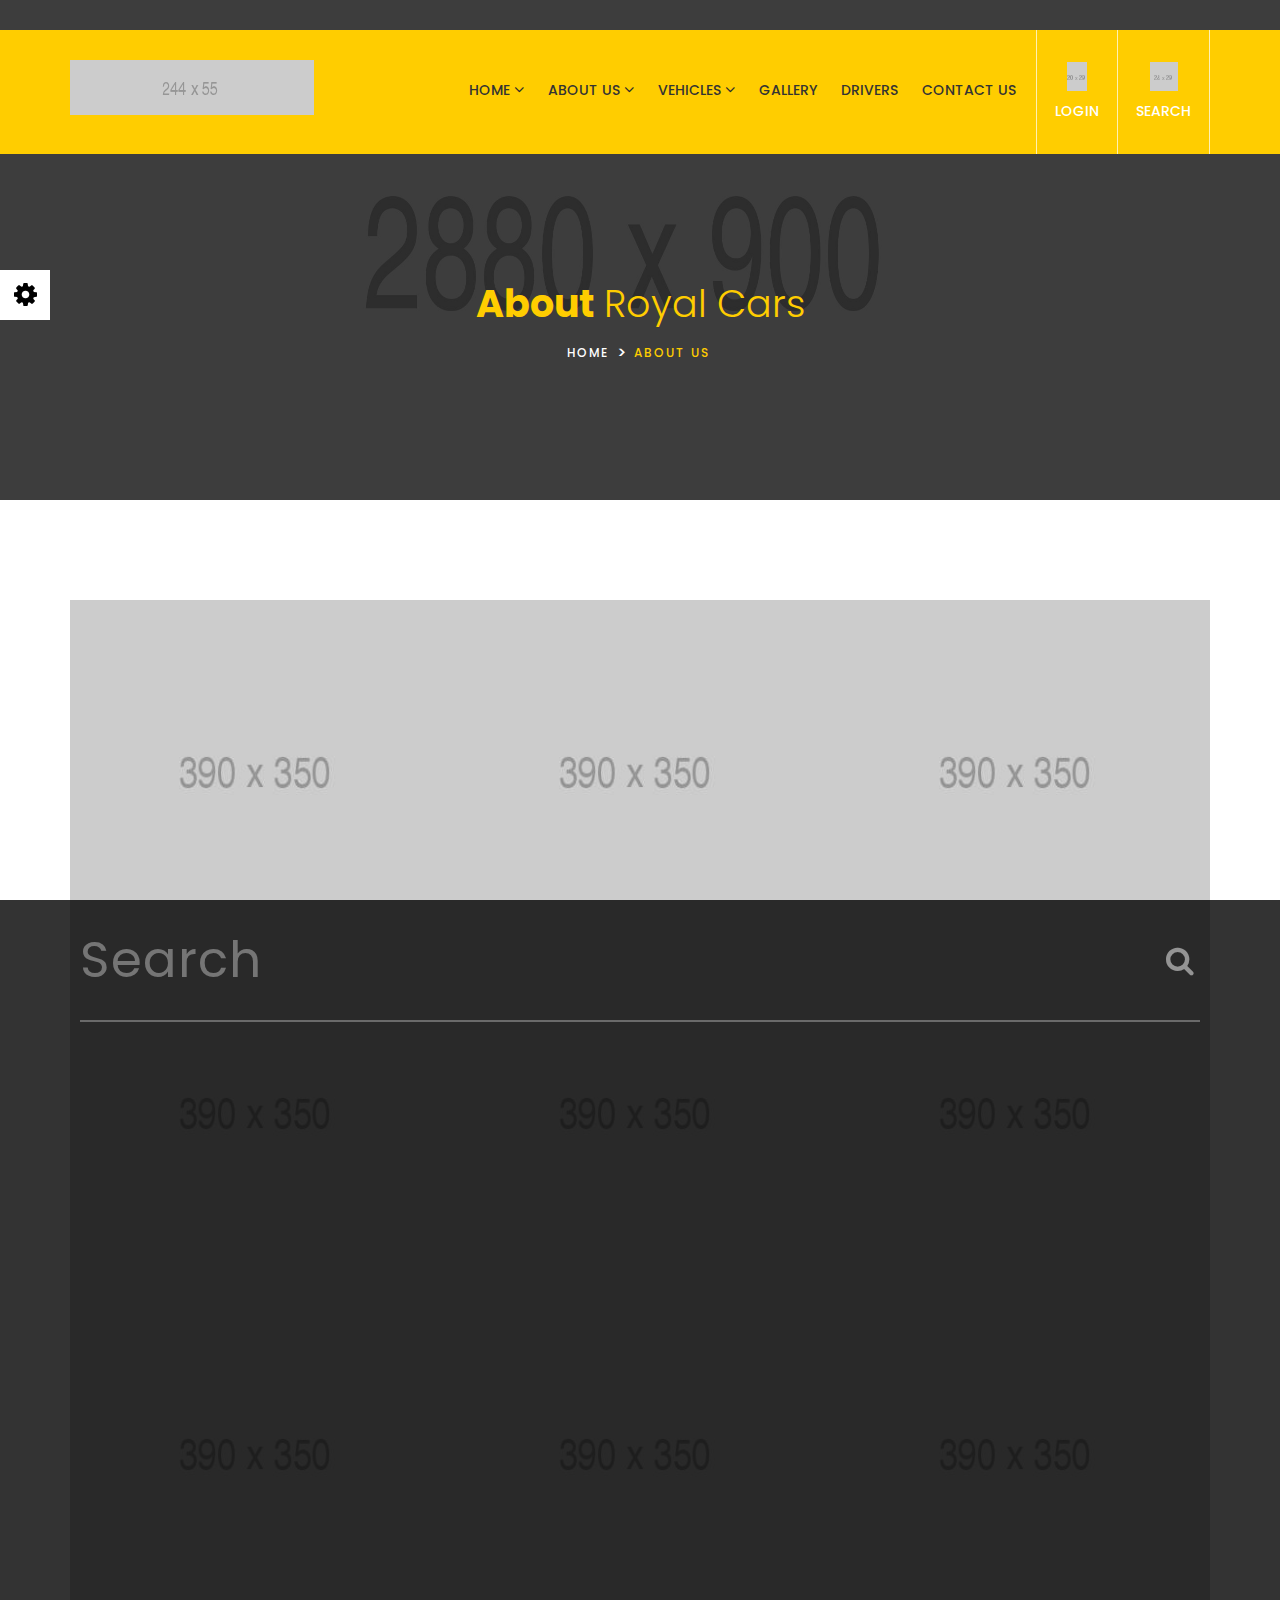
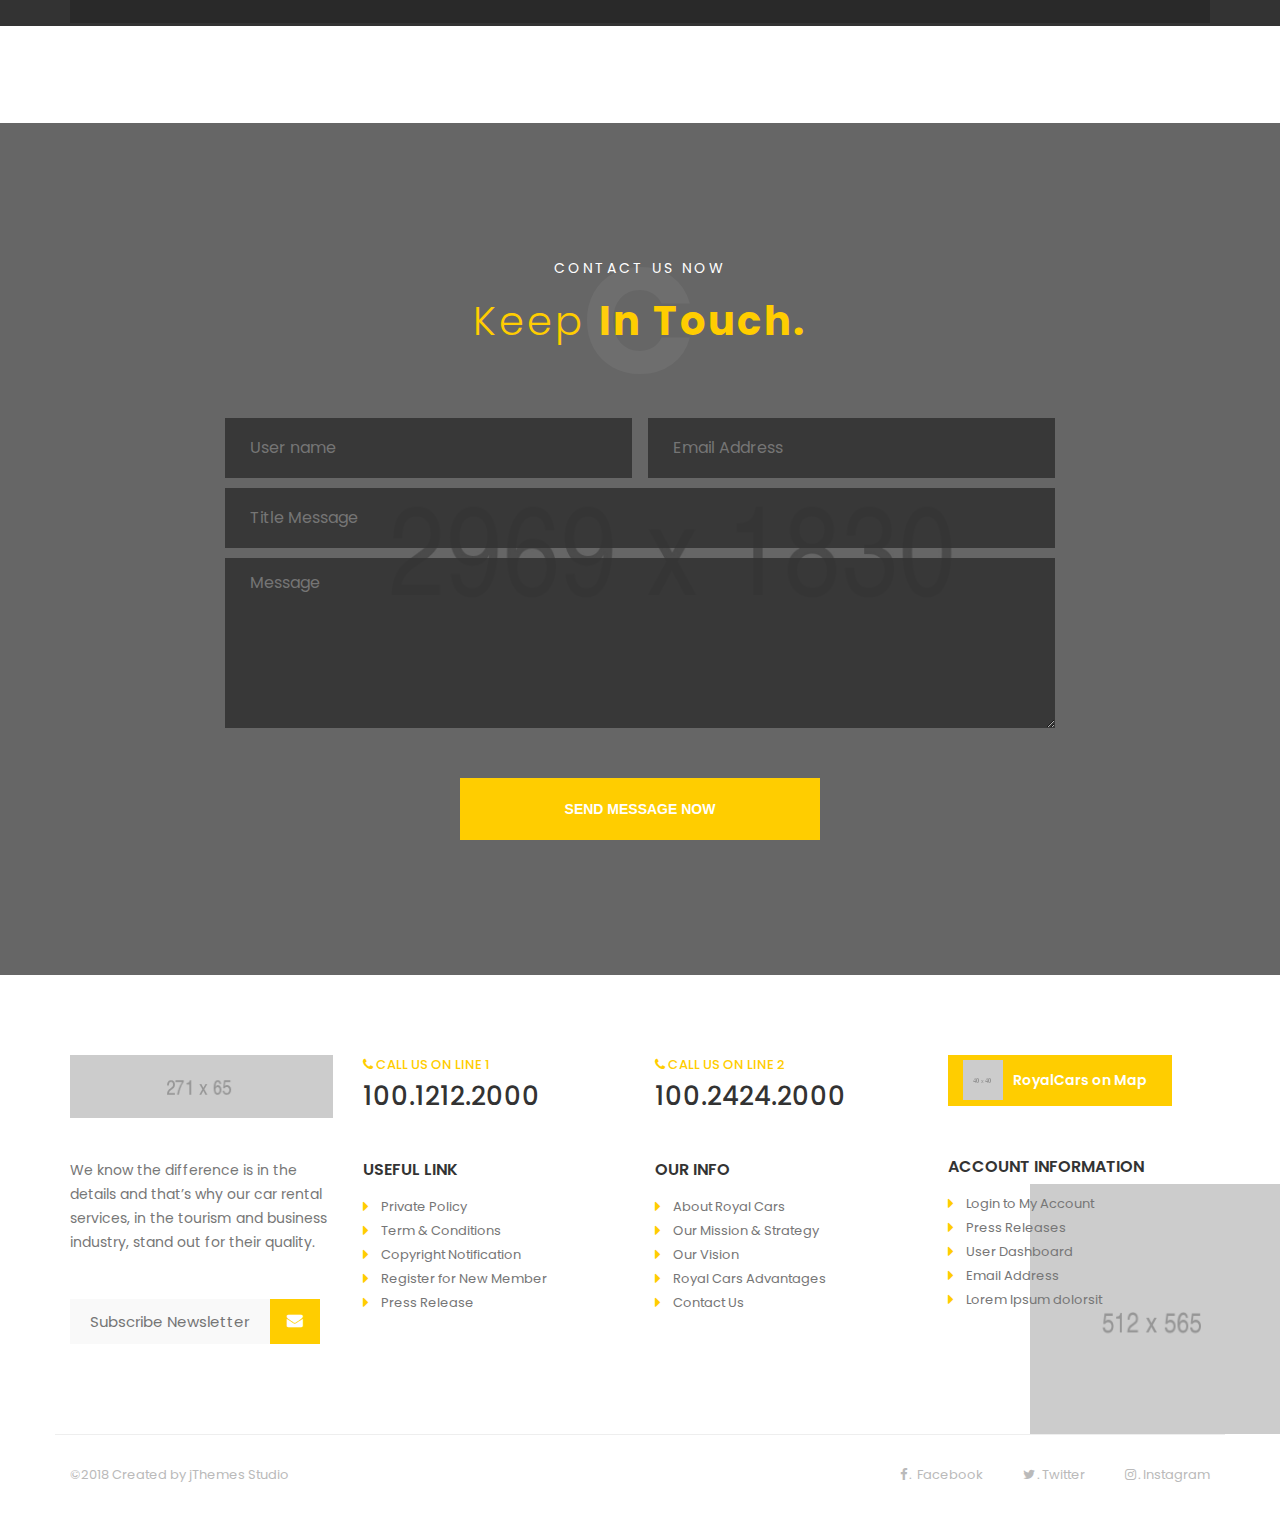
<file: RoyalCarsHtml/gallery.html>
<!DOCTYPE html>
<html xmlns="http://www.w3.org/1999/xhtml" lang="en">
  <head>
      <!-- PAGE TITLE -->
      <title>Home - Royal Cars</title>

      <!-- META-DATA -->
      <meta http-equiv="content-type" content="text/html; charset=utf-8" >
      <meta name="viewport" content="width=device-width, initial-scale=1, maximum-scale=1, user-scalable=0">
      <meta name="description" content="" >
      <meta name="keywords" content="" >

      <!-- FAVICON -->
      <link rel="shortcut icon" href="assets/images/favicon.png">

      <!-- CSS:: FONTS -->
      <link href="https://fonts.googleapis.com/css?family=Poppins:300,400,500,600,700" rel="stylesheet">

      <!-- CSS:: MAIN -->
      <link rel="stylesheet" type="text/css" href="assets/css/main.css">
      <link rel="stylesheet" type="text/css" id="r-color-roller" href="assets/color-files/color-08.css">

  </head>
  <body> 
       <section id="r-customizer" class="r-customizer">
            <div class="r-selector"> 
                  <span class="d-block text-center">Color Options</span>
                  <div class="r-color_section r-color_block">
                        <ul class="r-color_selector" id="r-color_selector">
                            <li class="r-color_1" data-attr="color-01"></li>
                            <li class="r-color_6" data-attr="color-06"></li>
                            <li class="r-color_2" data-attr="color-02"></li>
                            <li class="r-color_3" data-attr="color-03"></li>
                            <li class="r-color_4" data-attr="color-04"></li>
                            <li class="r-color_5" data-attr="color-05"></li>
                            <li class="r-color_7" data-attr="color-07"></li>
                            <li class="r-color_8" data-attr="color-08"></li>
                        </ul>
                  </div>  
            </div>
            <i id="r-selector_icon" class="fa fa-cog"></i>
      </section>
      <div class="r-wrapper">
        <header>
          <div class="r-header r-header-inner">
            <div class="r-header-strip">
              <div class="container">
                <div class="row clearfix">
                  <div class="col-xl-3 col-lg-3 col-md-3 col-sm-12 col-xs-12">
                    <div class="r-logo">
                      <a href="index.html" class="d-inline-block"><img src="assets/images/logo.png" class="img-fluid d-block" alt=""></a>
                    </div>
                    <a href="javaScript:void(0)" class="menu-icon"> <i class="fa fa-bars"></i> </a>
                  </div>
                  <div class="col-xl-9 col-lg-9 col-md-9 col-sm-9 col-xs-12">
                    <div class="r-header-action float-right">
                      <a href="login-register.html"> <img src="assets/images/icon-lock.png" alt='' /> <span>Login</span></a>
                      <a href="#" class="r-search"> <img src="assets/images/icon-search.png" alt='' /> <span>Search</span></a>

                      <div class="r-search-wrapper">
                        <div class="r-search-inner">
                          <form>
                              <input type="text" class="r-search-field" placeholder="Search"/>
                              <button type="submit" class="r-search-btn">
                                <i class="fa fa-search"></i>
                              </button>
                          </form>
                        </div>
                      </div> <!-- /r-search-wrapper -->
                    </div>
                    <div class="r-nav-section float-right">
                      <nav>
                        <ul>
                          <li class="r-has-child">
                            <a href="index.html">HOME</a>
                            <ul class="pl-0 ml-0">
                              <li><a href="index.html">Home 01</a></li>
                              <li><a href="index-02.html">Home 02</a></li>
                              <li><a href="index-03.html">Home 03</a></li>
                              <li><a href="index-04.html">Home 04</a></li>
                            </ul>
                          </li>
                          <li class="r-has-child">
                            <a href="about.html">ABOUT US</a>
                            <ul class="pl-0 ml-0">
                              <li><a href="faq.html">Faq</a></li>
                            </ul>
                          </li>
                          <li class="r-has-child">
                            <a href="car-listing.html">VEHICLES</a>
                            <ul class="pl-0 ml-0">
                              <li><a href="car-list-map.html">Car List Map</a></li>
                              <li><a href="car-booking.html">Car Booking</a></li>
                            </ul>
                          </li>
                          <li><a href="gallery.html">GALLERY</a></li>
                          <li><a href="drivers.html">DRIVERS</a></li>
                          <li><a href="contact.html">CONTACT US</a></li>
                        </ul>
                      </nav>
                    </div>
                  </div>
                </div>
              </div>
            </div>
            <div class="r-header-inner-banner">
              <div class="r-header-in-over">
                <h1><b>About</b> Royal Cars </h1>
                <div class="r-breadcrum">
                  <ul>
                    <li><a href="#">HOME</a></li>
                    <li><span>ABOUT US</span></li>
                  </ul>
                </div>
              </div>
            </div>
          </div>
        </header>
        <section id="r-gallery-part" class="r-gallery-part">
          <div class="container clearfix">
            <ul>
              <li>
                  <a href="assets/images/gallery-img01.jpg" data-rel="lightcase:myCollection">
                      <img src="assets/images/gallery-img01.jpg" class="d-block img-fluid" alt="">
                      <div class="gallery-hover">
                        <div class="gallery-text">
                          <span>Registered 2016</span>
                          <h5><b>Volkswagen</b> GTR</h5>
                          <div class="icon-gallery"><i class="fa fa-search" aria-hidden="true"></i></div>
                        </div>
                      </div>
                  </a>
              </li>
              <li>
                  <a href="assets/images/gallery-img02.jpg" data-rel="lightcase:myCollection">
                      <img src="assets/images/gallery-img02.jpg" class="d-block img-fluid" alt="">
                      <div class="gallery-hover">
                        <div class="gallery-text">
                          <span>Registered 2016</span>
                          <h5><b>Volkswagen</b> GTR</h5>
                          <div class="icon-gallery"><i class="fa fa-search" aria-hidden="true"></i></div>
                        </div>
                      </div>
                  </a>
              </li>
              <li>
                  <a href="assets/images/gallery-img03.jpg" data-rel="lightcase:myCollection">
                      <img src="assets/images/gallery-img03.jpg" class="d-block img-fluid" alt="">
                      <div class="gallery-hover">
                        <div class="gallery-text">
                          <span>Registered 2016</span>
                          <h5><b>Volkswagen</b> GTR</h5>
                          <div class="icon-gallery"><i class="fa fa-search" aria-hidden="true"></i></div>
                        </div>
                      </div>
                  </a>
              </li>
              <li>
                  <a href="assets/images/gallery-img04.jpg" data-rel="lightcase:myCollection">
                      <img src="assets/images/gallery-img04.jpg" class="d-block img-fluid" alt="">
                      <div class="gallery-hover">
                        <div class="gallery-text">
                          <span>Registered 2016</span>
                          <h5><b>Volkswagen</b> GTR</h5>
                          <div class="icon-gallery"><i class="fa fa-search" aria-hidden="true"></i></div>
                        </div>
                      </div>
                  </a>
              </li>
              <li>
                  <a href="assets/images/gallery-img05.jpg" data-rel="lightcase:myCollection">
                      <img src="assets/images/gallery-img05.jpg" class="d-block img-fluid" alt="">
                      <div class="gallery-hover">
                        <div class="gallery-text">
                          <span>Registered 2016</span>
                          <h5><b>Volkswagen</b> GTR</h5>
                          <div class="icon-gallery"><i class="fa fa-search" aria-hidden="true"></i></div>
                        </div>
                      </div>
                  </a>
              </li>
              <li>
                  <a href="assets/images/gallery-img06.jpg" data-rel="lightcase:myCollection">
                      <img src="assets/images/gallery-img06.jpg" class="d-block img-fluid" alt="">
                      <div class="gallery-hover">
                        <div class="gallery-text">
                          <span>Registered 2016</span>
                          <h5><b>Volkswagen</b> GTR</h5>
                          <div class="icon-gallery"><i class="fa fa-search" aria-hidden="true"></i></div>
                        </div>
                      </div>
                  </a>
              </li>
              <li>
                  <a href="assets/images/gallery-img07.jpg" data-rel="lightcase:myCollection">
                      <img src="assets/images/gallery-img07.jpg" class="d-block img-fluid" alt="">
                      <div class="gallery-hover">
                        <div class="gallery-text">
                          <span>Registered 2016</span>
                          <h5><b>Volkswagen</b> GTR</h5>
                          <div class="icon-gallery"><i class="fa fa-search" aria-hidden="true"></i></div>
                        </div>
                      </div>
                  </a>
              </li>
              <li>
                  <a href="assets/images/gallery-img08.jpg" data-rel="lightcase:myCollection">
                      <img src="assets/images/gallery-img08.jpg" class="d-block img-fluid" alt="">
                      <div class="gallery-hover">
                        <div class="gallery-text">
                          <span>Registered 2016</span>
                          <h5><b>Volkswagen</b> GTR</h5>
                          <div class="icon-gallery"><i class="fa fa-search" aria-hidden="true"></i></div>
                        </div>
                      </div>
                  </a>
              </li>
              <li>
                  <a href="assets/images/gallery-img09.jpg" data-rel="lightcase:myCollection">
                      <img src="assets/images/gallery-img09.jpg" class="d-block img-fluid" alt="">
                      <div class="gallery-hover">
                        <div class="gallery-text">
                          <span>Registered 2016</span>
                          <h5><b>Volkswagen</b> GTR</h5>
                          <div class="icon-gallery"><i class="fa fa-search" aria-hidden="true"></i></div>
                        </div>
                      </div>
                  </a>
              </li>
            </ul>
          </div>
        </section>
        <section id="r-get-in-touch">
          <div class="r-get-in-touch">
            <div class="container">
              <div class="r-get-header">
                <span>CONTACT US NOW</span>
                <h2>Keep <b>In Touch.</b></h2>
              </div>
              <div class="r-get-form">
                <form action="#">
                  <div class="clearfix">
                    <div class="form-group"><input type="text" placeholder="User name"></div>
                    <div class="form-group"><input type="email" placeholder="Email Address"></div>
                  </div>
                  <div class="form-group"><input type="email" placeholder="Title Message"></div>
                  <div class="form-group">
                    <textarea placeholder="Message"></textarea>
                  </div>
                  <div class="text-center">
                    <button class="btn btn-full">SEND MESSAGE NOW</button>
                  </div>
                </form>
              </div>
            </div>
          </div>
        </section>
        <footer>
          <div class="r-footer">
            <div class="container">
              <div class="row clearfix">
                <div class="col-xl-3 col-lg-3 col-md-3 col-sm-6 col-xs-12">
                  <div class="r-footer-block">
                    <img src="assets/images/footer-logo.png" class="d-block img-fluid" alt="">
                    <p>
                      We know the difference is in the details and that’s why our car rental services, in the tourism and business industry, stand out for their quality.
                    </p>
                    <form action="#">
                      <div class="r-newsletter">
                        <input type="email" placeholder="Subscribe Newsletter">
                        <button class="btn"><i class="fa fa-envelope"></i></button>
                      </div>
                    </form>
                  </div>
                </div>
                <div class="col-xl-3 col-lg-3 col-md-3 col-sm-6 col-xs-12">
                  <div class="r-footer-block">
                    <div class="r-footer-widget r-footer-phone">
                      <span><i class="fa fa-phone"></i> CALL US ON LINE 1</span>
                      <h5>100.1212.2000</h5>
                    </div>
                    <div class="r-footer-widget r-footer-nav">
                      <h6>USEFUL LINK</h6>
                      <nav>
                        <ul>
                          <li><a href="#">Private Policy</a></li>
                          <li><a href="#">Term & Conditions</a></li>
                          <li><a href="#">Copyright Notification</a></li>
                          <li><a href="#">Register for New Member</a></li>
                          <li><a href="#">Press Release</a></li>
                        </ul>
                      </nav>
                    </div>
                  </div>
                </div>
                <div class="col-xl-3 col-lg-3 col-md-3 col-sm-6 col-xs-12">
                  <div class="r-footer-block">
                    <div class="r-footer-widget r-footer-phone">
                      <span><i class="fa fa-phone"></i> CALL US ON LINE 2</span>
                      <h5>100.2424.2000</h5>
                    </div>
                    <div class="r-footer-widget r-footer-nav">
                      <h6>OUR INFO</h6>
                      <nav>
                        <ul>
                          <li><a href="#">About Royal Cars</a></li>
                          <li><a href="#">Our Mission & Strategy</a></li>
                          <li><a href="#">Our Vision</a></li>
                          <li><a href="#">Royal Cars Advantages</a></li>
                          <li><a href="#">Contact Us</a></li>
                        </ul>
                      </nav>
                    </div>
                  </div>
                </div>
                <div class="col-xl-3 col-lg-3 col-md-3 col-sm-6 col-xs-12">
                  <div class="r-footer-block">
                    <div class="r-footer-widget r-footer-map">
                      <a href="#"> <img src="assets/images/icon-footer-map.png" class="icon" alt=''/> RoyalCars on Map</a>
                    </div>
                    <div class="r-footer-widget r-footer-nav">
                      <h6>ACCOUNT INFORMATION</h6>
                      <nav>
                        <ul>
                          <li><a href="#">Login to My Account</a></li>
                          <li><a href="#">Press Releases</a></li>
                          <li><a href="#">User Dashboard</a></li>
                          <li><a href="#">Email Address</a></li>
                          <li><a href="#">Lorem Ipsum dolorsit</a></li>
                        </ul>
                      </nav>
                    </div>
                  </div>
                </div>
              </div>
              <div class="row clearfix r-footer-strip">
                <div class="col-xl-6 col-lg-6 col-md-6 col-sm-6 col-xs-12">
                 ©2018 Created by jThemes Studio
                </div>
                <div class="col-xl-6 col-lg-6 col-md-6 col-sm-6 col-xs-12">
                 <ul>
                   <li><a href="#"><i class="fa fa-facebook"></i>. <span>Facebook</span></a></li>
                   <li><a href="#"><i class="fa fa-twitter"></i>.<span>Twitter</span></a></li>
                   <li><a href="#"><i class="fa fa-instagram"></i>.<span>Instagram</span></a></li>
                 </ul>
                </div>
              </div>
            </div>
          </div>
        </footer>
      </div>
      <div id="r-to-top" class="r-to-top"><i class="fa fa-angle-up"></i></div>
      <!-- JQUERY:: JQUERY.JS -->
      <script src="assets/js/jquery.min.js"></script>

      <!-- JQUERY:: BOOTSTRAP.JS -->
      <script src="assets/js/tether.min.js"></script>
      <script src="assets/js/bootstrap.min.js"></script>
      <script src="assets/js/plugins/lightcase/lightcase.js"></script>

      <!-- JQUERY:: PLUGINS -->
      <script src="assets/js/custom.js"></script>

  </body>
</html>
</file>
<file: reservering test/styles.css>
/* Algemeen */
body {
  margin: 0;
  font-family: 'Arial', sans-serif;
  background-color: #ff0000; /* Helder rood */
  color: #000; /* Zwarte tekst */
}

header {
  background-color: #85c1e9; /* Lichtblauw zoals in de wireframe */
  color: black;
  padding: 10px 20px;
  box-shadow: 0 4px 6px rgba(0, 0, 0, 0.1);
}

header nav ul {
  list-style: none;
  padding: 0;
  margin: 0;
  display: flex;
  gap: 15px;
}

header nav ul li {
  display: inline;
}

header nav ul li a {
  color: black;
  text-decoration: none;
  font-weight: bold;
  transition: color 0.3s;
}

header nav ul li a:hover {
  color: #3498db; /* Blauwe accentkleur */
}

/* Zoeksectie */
.zoek-sectie {
  text-align: center;
  margin: 50px auto;
  padding: 20px;
  max-width: 600px;
  background: #ccffcc; /* Lichtgroene achtergrond */
  box-shadow: 0 4px 6px rgba(0, 0, 0, 0.1);
  border-radius: 8px;
}

.zoek-sectie h1 {
  font-size: 24px;
  margin-bottom: 20px;
  color: black; /* Zwart zoals in de wireframe */
}

.zoek-container {
  position: relative;
  max-width: 400px;
  margin: 0 auto;
}

#zoekInput {
  width: 100%;
  padding: 15px;
  font-size: 16px;
  border: 1px solid #85c1e9; /* Blauwe rand */
  border-radius: 5px;
  outline: none;
}

#zoekInput:focus {
  border-color: #3498db;
  box-shadow: 0 0 5px rgba(52, 152, 219, 0.5);
}

.suggesties {
  position: absolute;
  top: 100%;
  left: 0;
  right: 0;
  background: white;
  border: 1px solid #ccc;
  border-radius: 5px;
  list-style: none;
  padding: 0;
  margin: 0;
  max-height: 200px;
  overflow-y: auto;
  z-index: 1000;
  box-shadow: 0 4px 6px rgba(0, 0, 0, 0.1);
}

.suggesties li {
  padding: 10px;
  font-size: 16px;
  cursor: pointer;
}

.suggesties li:hover {
  background-color: #ff0000; /* Helder rood voor hover */
  color: white;
}

#zoekButton {
  margin-top: 20px;
  padding: 10px 20px;
  font-size: 16px;
  background-color: #ff0000; /* Rode knop */
  color: white;
  border: none;
  border-radius: 5px;
  cursor: pointer;
  transition: background-color 0.3s;
}

#zoekButton:hover {
  background-color: #cc0000; /* Donkerder rood */
}

/* Resultatensectie */
.resultaten-sectie {
  max-width: 800px;
  margin: 50px auto;
  padding: 20px;
  background: #ccffcc; /* Lichtgroen */
  box-shadow: 0 4px 6px rgba(0, 0, 0, 0.1);
  border-radius: 8px;
}

.resultaten-sectie h1 {
  font-size: 24px;
  color: black; /* Zwart */
  margin-bottom: 20px;
}

.resultaat {
  border: 1px solid #85c1e9; /* Blauwe rand */
  border-radius: 5px;
  padding: 20px;
  margin: 15px 0;
  background: #ccffcc; /* Lichtgroen */
  transition: box-shadow 0.3s;
}

.resultaat:hover {
  box-shadow: 0 4px 8px rgba(0, 0, 0, 0.2);
}

.resultaat h2 {
  margin-top: 0;
  color: black;
}

.resultaat p {
  margin: 5px 0;
  color: #555;
}

.resultaat button {
  margin-top: 10px;
  padding: 10px 15px;
  background-color: #ff0000; /* Rode knop */
  color: white;
  border: none;
  border-radius: 5px;
  cursor: pointer;
  transition: background-color 0.3s;
}

.resultaat button:hover {
  background-color: #cc0000;
}

/* Reserveringssectie */
.reserverings-sectie {
  max-width: 500px;
  margin: 50px auto;
  padding: 30px;
  background: #ccffcc; /* Lichtgroen */
  box-shadow: 0 4px 6px rgba(0, 0, 0, 0.1);
  border-radius: 8px;
}

.reserverings-sectie h1 {
  text-align: center;
  color: black;
  margin-bottom: 20px;
}

.reserverings-sectie form label {
  display: block;
  margin-bottom: 5px;
  font-weight: bold;
  color: black;
}

.reserverings-sectie form input {
  width: 100%;
  padding: 10px;
  margin-bottom: 15px;
  border: 1px solid #85c1e9;
  border-radius: 5px;
  font-size: 16px;
}

.reserverings-sectie form input:focus {
  border-color: #3498db;
  box-shadow: 0 0 5px rgba(52, 152, 219, 0.5);
}

.reserverings-sectie form button {
  width: 100%;
  padding: 12px;
  font-size: 16px;
  background-color: #ff0000; /* Rode knop */
  color: white;
  border: none;
  border-radius: 5px;
  cursor: pointer;
  transition: background-color 0.3s;
}

.reserverings-sectie form button:hover {
  background-color: #cc0000;
}

/* Terugknop */
.terug-knop {
  display: inline-block;
  margin-top: 20px;
  padding: 10px 20px;
  background-color: black;
  color: white;
  text-decoration: none;
  border-radius: 5px;
  transition: background-color 0.3s;
}

.terug-knop:hover {
  background-color: #555;
}
</file>
<file: test/css/style.css>
body {
  font-family: Arial, sans-serif;
  text-align: center;
  margin: 50px;
  background-color: #f4f4f4;
}
nav {
  position: fixed;
  background-color: #333333;
  top: 0;
  left: 0;
  width: 100%;
  z-index: 1000; /* Zorg dat het boven andere elementen blijft */
  overflow: hidden;
  text-align: center;
}
nav a {
  display: inline-block;
  color: #ffff;
  padding: 14px 20px;
  text-decoration: none;
}
nav a:hover {
  background-color: #ddd;
  color: black;
}

nav img {
  position: fixed;
  left: 30px;
  width: 150px; /* Pas de breedte van het logo aan */
  height: auto;
}

header {
  background-color: #85c1e9; /* Lichtblauw zoals in de wireframe */
  color: black;
  padding: 10px 20px;
  box-shadow: 0 4px 6px rgba(0, 0, 0, 0.1);
}

/* Contactgegevens container */
.contact-container {
  text-align: center;
  background: #fff;
  padding: 20px;
  border-radius: 8px;
  box-shadow: 0 4px 6px rgba(0, 0, 0, 0.1);
  width: 100%;
  text-align: center;
  max-width: 500px;
  margin: 50px auto;
}
.contact-container h1 {
  margin-bottom: 20px;
  font-size: 1.8em;
  color: #333;
}
.contact-container p {
  font-size: 1.1em;
  margin: 10px 0;
  color: #555;
}
.contact-container a {
  color: #007bff;
  text-decoration: none;
}
.contact-container a:hover {
  text-decoration: underline;
}

/* Contactformulier container */
.form-container {
  background-color: #ffcd00;
  padding: 30px;
  border-radius: 8px;
  width: 60%;
  max-width: 600px;
  margin: 50px auto;
  box-shadow: 0 8px 12px rgba(0, 0, 0, 0.1);
}
.form-container h2 {
  text-align: center;
  margin-bottom: 20px;
  font-size: 1.5em;
}
.form-container .form-control {
  width: 100%;
  padding: 10px 1px;
  margin-bottom: 15px;
  border-radius: 4px;
  border: 1px solid #ccc;
  font-size: 1em;
  width: 100%;
}
.form-container .btn {
  background-color: #ffffff;
  border: none;
  padding: 10px 20px;
  color: #000;
  width: 100%;
  cursor: pointer;
  font-size: 1.1em;
  border-radius: 4px;
}
.form-container .btn:hover {
  background-color: #000000;
  color: #fff;
}

/* Hoofdtekst stijl */
h1 {
  font-size: 2.5em;
  color: #333;
  margin-top: 75px;
}

/* Container voor afbeeldingen en tekst naast elkaar */
.content-container {
  display: flex; /* Gebruik flexbox */
  justify-content: center; /* Centreer horizontaal */
  align-items: center; /* Centreer verticaal */
  gap: 20px; /* Ruimte tussen items */
  margin-top: 20px;
  flex-wrap: wrap; /* Regel items op kleinere schermen */
}

/* Stijl voor de afbeelding container */
.image-container {
  flex: 1 1 300px; /* Flex-grow, shrink en basisbreedte */
  max-width: 300px; /* Max breedte voor de afbeelding */
  text-align: left;
  position: relative;
}

.image-container img {
  width: 100%; /* Zorg ervoor dat de afbeelding de container vult */
  height: 200px; /* Behoud de aspect ratio */
  border-radius: 8px; /* Ronde hoeken */
  transition: opacity 0.3s ease-in-out; /* Vloeiende hover overgang */
}

/* Overlay voor afbeelding */
.image-container:hover img {
  opacity: 0.7; /* Maak de afbeelding donkerder bij hover */
}

.overlay {
  position: absolute;
  top: 0;
  left: 0;
  width: 100%;
  height: 100%;
  background-color: rgba(0, 0, 0, 0.5); /* Donkere overlay */
  color: white;
  display: flex;
  justify-content: center;
  align-items: center;
  opacity: 0; /* Begin met transparant */
  transition: opacity 0.3s ease-in-out;
  font-size: 1.5em;
  border-radius: 8px;
}

.image-container:hover .overlay {
  opacity: 1; /* Toon de overlay */
}

/* Stijl voor de tekst container */
.text-container {
  flex: 2 1 500px; /* Flex-grow, shrink en basisbreedte */
  max-width: 500px;
  height: 200px;
  padding: 20px;
  background-color: #fff;
  border-radius: 8px;
  box-shadow: 0 4px 8px rgba(0, 0, 0, 0.1);
}

.text-container h2 {
  font-size: 1.8em;
  color: #333;
}

.text-container p {
  font-size: 1.1em;
  color: #555;
  line-height: 1.6;
}

/* Login */
.login-container {
  background: #fff;
  padding: 20px;
  border-radius: 8px;
  box-shadow: 0 4px 6px rgba(0, 0, 0, 0.1);
  width: 300px;
  text-align: center;
  margin: 100px auto; /* Plaatst de container in het midden van de pagina */
}
.login-container h1 {
    margin-bottom: 20px;
    font-size: 1.5em;
    color: #333;
}
.login-container input {
    width: 93%;
    padding: 10px;
    margin: 10px 0;
    border: 1px solid #ccc;
    border-radius: 4px;
}
.login-container button {
    width: 100%;
    padding: 10px;
    background-color: #007BFF;
    color: white;
    border: none;
    border-radius: 4px;
    font-size: 1em;
    cursor: pointer;
}
.login-container button:hover {
    background-color: #0056b3;
}
.login-container a {
    display: block;
    margin-top: 10px;
    font-size: 0.9em;
    color: #007BFF;
    text-decoration: none;
}
.login-container a:hover {
    text-decoration: underline;
}

/* About us */
.about-container {
    max-width: 800px;
    margin: 40px auto;
    padding: 20px;
    background: #fff;
    border-radius: 8px;
    box-shadow: 0 4px 6px rgba(0, 0, 0, 0.1);
}
.about-container h1 {
    text-align: center;
    font-size: 2em;
    color: #333;
    margin-bottom: 20px;
}
.about-container p {
    font-size: 1.1em;
    line-height: 1.6;
    color: #555;
    margin-bottom: 20px;
}
.about-container h2 {
    font-size: 1.5em;
    color: #333;
    margin-top: 30px;
}
.about-container ul {
    list-style-type: none;
    padding: 0;
}
.about-container li {
    font-size: 1.1em;
    color: #555;
    margin-bottom: 10px;
}

/* Reservering container */
.reservation-container {
    max-width: 600px;
    margin: 40px auto;
    padding: 20px;
    background: #fff;
    border-radius: 8px;
    box-shadow: 0 4px 6px rgba(0, 0, 0, 0.1);
}
.reservation-container h1 {
    text-align: center;
    font-size: 2em;
    color: #333;
    margin-bottom: 20px;
}
.reservation-container form {
    display: flex;
    flex-direction: column;
}
.reservation-container input,
.reservation-container select,
.reservation-container button {
    margin: 10px 0;
    padding: 10px;
    border: 1px solid #ccc;
    border-radius: 4px;
    font-size: 1em;
}
.reservation-container button {
    background-color: #007BFF;
    color: white;
    cursor: pointer;
}
.reservation-container button:hover {
    background-color: #0056b3;
}
.reservation-container label {
    margin-bottom: 5px;
    font-weight: bold;
}

/* Reset wachtwoord container */
.reset-container {
    background: #fff;
    padding: 20px;
    border-radius: 8px;
    box-shadow: 0 4px 6px rgba(0, 0, 0, 0.1);
    width: 300px;
    text-align: center;
}
.reset-container h1 {
    margin-bottom: 20px;
    font-size: 1.5em;
    color: #333;
}
.reset-container input {
    width: 100%;
    padding: 10px;
    margin: 10px 0;
    border: 1px solid #ccc;
    border-radius: 4px;
}
.reset-container button {
    width: 100%;
    padding: 10px;
    background-color: #007BFF;
    color: white;
    border: none;
    border-radius: 4px;
    font-size: 1em;
    cursor: pointer;
}
.reset-container button:hover {
    background-color: #0056b3;
}

/* Zoekfunctie */

.zoek-sectie {
  text-align: center;
  margin: 50px auto;
  padding: 20px;
  max-width: 600px;
  background: #ffcd00; /* gele achtergrond */
  box-shadow: 0 4px 6px rgba(0, 0, 0, 0.1);
  border-radius: 8px;
}

.zoek-sectie h1 {
  font-size: 24px;
  margin-bottom: 20px;
  color: black; /* Zwart zoals in de wireframe */
}

.zoek-container {
  position: relative;
  max-width: 400px;
  margin: 0 auto;
}

#zoekInput {
  width: 100%;
  padding: 15px;
  font-size: 16px;
  border: 1px solid #85c1e9; /* Blauwe rand */
  border-radius: 5px;
  outline: none;
}

#zoekInput:focus {
  border-color: #3498db;
  box-shadow: 0 0 5px rgba(52, 152, 219, 0.5);
}

.suggesties {
  position: absolute;
  top: 100%;
  left: 0;
  right: 0;
  background: white;
  border: 1px solid #ccc;
  border-radius: 5px;
  list-style: none;
  padding: 0;
  margin: 0;
  max-height: 200px;
  overflow-y: auto;
  z-index: 1000;
  box-shadow: 0 4px 6px rgba(0, 0, 0, 0.1);
}

.suggesties li {
  padding: 10px;
  font-size: 16px;
  cursor: pointer;
}

.suggesties li:hover {
  background-color: #ff0000; /* Helder rood voor hover */
  color: white;
}

#zoekButton {
  margin-top: 20px;
  padding: 10px 20px;
  font-size: 16px;
  background-color: #ffff; /* Rode knop */
  color: black;
  border: none;
  border-radius: 5px;
  cursor: pointer;
  transition: background-color 0.3s;
}

#zoekButton:hover {
  background-color: #cc0000; /* Donkerder rood */
}

/* Resultatensectie */
.resultaten-sectie {
  max-width: 800px;
  margin: 50px auto;
  padding: 20px;
  background: #ccffcc; /* Lichtgroen */
  box-shadow: 0 4px 6px rgba(0, 0, 0, 0.1);
  border-radius: 8px;
}

.resultaten-sectie h1 {
  font-size: 24px;
  color: black; /* Zwart */
  margin-bottom: 20px;
}

.resultaat {
  border: 1px solid #85c1e9; /* Blauwe rand */
  border-radius: 5px;
  padding: 20px;
  margin: 15px 0;
  background: #ccffcc; /* Lichtgroen */
  transition: box-shadow 0.3s;
}

.resultaat:hover {
  box-shadow: 0 4px 8px rgba(0, 0, 0, 0.2);
}

.resultaat h2 {
  margin-top: 0;
  color: black;
}

.resultaat p {
  margin: 5px 0;
  color: #555;
}

.resultaat button {
  margin-top: 10px;
  padding: 10px 15px;
  background-color: #ff0000; /* Rode knop */
  color: white;
  border: none;
  border-radius: 5px;
  cursor: pointer;
  transition: background-color 0.3s;
}

.resultaat button:hover {
  background-color: #cc0000;
}

/* Reserveringssectie */
.reserverings-sectie {
  max-width: 500px;
  margin: 50px auto;
  padding: 30px;
  background: #ccffcc; /* Lichtgroen */
  box-shadow: 0 4px 6px rgba(0, 0, 0, 0.1);
  border-radius: 8px;
}

.reserverings-sectie h1 {
  text-align: center;
  color: black;
  margin-bottom: 20px;
}

.reserverings-sectie form label {
  display: block;
  margin-bottom: 5px;
  font-weight: bold;
  color: black;
}

.reserverings-sectie form input {
  width: 100%;
  padding: 10px;
  margin-bottom: 15px;
  border: 1px solid #85c1e9;
  border-radius: 5px;
  font-size: 16px;
}

.reserverings-sectie form input:focus {
  border-color: #3498db;
  box-shadow: 0 0 5px rgba(52, 152, 219, 0.5);
}

.reserverings-sectie form button {
  width: 100%;
  padding: 12px;
  font-size: 16px;
  background-color: #ff0000; /* Rode knop */
  color: white;
  border: none;
  border-radius: 5px;
  cursor: pointer;
  transition: background-color 0.3s;
}

.reserverings-sectie form button:hover {
  background-color: #cc0000;
}

/* Terugknop */
.terug-knop {
  display: inline-block;
  margin-top: 20px;
  padding: 10px 20px;
  background-color: black;
  color: white;
  text-decoration: none;
  border-radius: 5px;
  transition: background-color 0.3s;
}

.terug-knop:hover {
  background-color: #555;
}
</file>
<file: RoyalCarsHtml/assets/color-files/color-08.css>
.r-video-msg-part .r-video-right {
  border-left: solid 3px #ffcd00; }

.r-car-search .r-top-form-title h3 {
  color: #ffcd00; }

.r-car-option-tab li.nav-item a.nav-link.active, .r-car-option-tab li.nav-item a.nav-link:hover {
  background-color: #ffcd00;
  border-color: #ffcd00; }

.r-faq-option-tab li.nav-item a.nav-link.active i, .r-faq-option-tab li.nav-item a.nav-link:hover i {
  color: #ffcd00; }

.r-header .r-header-strip {
  background: #ffcd00; }

.r-form-strip::before {
  background: #ffcd00; }

.r-car-tabs > .nav li a.active {
  border-bottom-color: #ffcd00; }

.r-slider-serach.r-slider-serach-down > form .form-title h2::after {
  background-color: #ffcd00; }

.r-sub-banners .r-sub-banner-in h4 {
  color: #ffcd00; }

.r-to-top:hover {
  border-color: #ffcd00;
  color: #ffcd00; }

.r-car-search .r-top-form-title h3::after {
  background-color: #ffcd00; }

.btn-full, .r-best-offer-list .r-best-offer-single .r-offer-rewst-this, .iw-content .r-best-offer-single .r-offer-rewst-this {
  background: #ffcd00; }

.r-sub-banners .r-sub-banner-in.r-sub-accent {
  background-color: #ffcd00; }

.iw-content .r-best-offer-single .r-offer-img .r-offer-img-over i {
  background: #ffcd00; }

.r-footer .r-footer-block .r-footer-phone span {
  color: #ffcd00; }

.r-insurance-part .r-insurance-box:hover {
  background: #ffcd00; }

.r-get-in-touch .r-get-header h2 {
  color: #ffcd00; }
.r-get-in-touch .r-get-form .text-center button {
  background: #ffcd00; }

.r-counter-section.r-counter-with-bg {
  background-color: #ffcd00; }
  .r-counter-section.r-counter-with-bg div[class*="col-"] {
    border-right-color: #ffcd00; }

.r-about-info .r-about-info-content ul li i {
  color: #ffcd00; }

.r-who-royal .r-about-info-content .r-sec-head h2 {
  color: #ffcd00; }
.r-who-royal .r-about-info-content ul li i {
  color: #ffcd00; }

.r-newsletter-suscribe .r-newsletter-form i {
  color: #ffcd00; }

.r-best-vehicles .r-best-vehicle-list .r-best-vehicle-single .r-best-vehicle-content .r-modal-name:hover {
  color: #ffcd00; }
.r-best-vehicles .r-best-vehicle-list .r-best-vehicle-single .r-best-vehicle-content .r-modal-name span {
  color: #ffcd00; }
.r-best-vehicles .r-best-vehicle-list .r-best-vehicle-single .r-best-vehicle-content .r-average {
  background-color: #ffcd00; }
.r-best-vehicles .r-best-leftbar .r-best-vehicle-types {
  background-color: #ffcd00; }
  .r-best-vehicles .r-best-leftbar .r-best-vehicle-types li span {
    border-bottom: 1px solid #ffcd00; }
    .r-best-vehicles .r-best-leftbar .r-best-vehicle-types li span::before {
      background-color: #ffcd00; }
  .r-best-vehicles .r-best-leftbar .r-best-vehicle-types li::after {
    background-color: #ffcd00; }

.r-best-offer-list .r-best-offer-single .r-offer-img .r-offer-img-over i {
  background-color: #ffcd00; }
.r-best-offer-list .r-best-offer-single .r-best-offer-content > a {
  color: #ffcd00; }
  .r-best-offer-list .r-best-offer-single .r-best-offer-content > a:hover {
    color: #ffcd00; }
    .r-best-offer-list .r-best-offer-single .r-best-offer-content > a:hover b {
      color: #ffcd00; }

.r-car-info-wrapper .r-car-info-header .r-car-rating i {
  color: #ffcd00; }
.r-car-info-wrapper .r-car-info-header .r-car-name span {
  color: #ffcd00; }
.r-car-info-wrapper .r-car-info-header .r-offer-cost {
  background: #ffcd00; }

.r-car-product-carousel-wrapper .r-car-product-carousel-thumb li.active {
  border-color: #ffcd00; }

.r-car-whole-info .r-car-info-content .r-product-name span {
  color: #ffcd00; }

.r-product-testimonial-wrapper {
  background: #ffcd00; }

.r-product-discount .r-discount-content {
  color: #ffcd00; }

.r-site-default-accordion .r-accordion-body .input-group .form-control {
  border-left-color: #ffcd00; }

.r-site-checkbox label input:checked + .r-site-checkbox-icon {
  border-color: #ffcd00; }
.r-site-checkbox label .r-site-checkbox-icon i {
  color: #ffcd00; }

.r-car-filter-area .r-change-view li a {
  color: #ffcd00; }

.r-best-vehicles .r-best-leftbar .r-best-vehicle-types.r-best-vehicle-category li i {
  color: #ffcd00; }

.r-hide-car-list:hover {
  background: #ffcd00; }

.btn-full {
  background: #ffcd00; }

.btn-primary {
  background: #ffcd00; }

.btn-default:hover {
  background: #ffcd00; }

.r-sec-head.r-sec-head-line h2::after {
  background-color: #ffcd00; }

.r-contact-part .r-contact-address .address-cnt i {
  color: #ffcd00; }

.r-driver-blog .r-drivers .r-drivers-detail .name {
  border-left: solid 3px #ffcd00; }
.r-driver-blog .r-drivers .r-drivers-detail .icon a:hover {
  color: #ffcd00; }

.r-driver-blog-dark .r-sec-head h2 {
  color: #ffcd00; }

.r-faq-header h2::before {
  background: #ffcd00; }

.r-accordion .r-accordion-body h3 {
  color: #ffcd00; }

.r-footer .r-footer-block .r-newsletter button {
  background: #ffcd00; }
.r-footer .r-footer-block .r-footer-nav ul li::before {
  color: #ffcd00; }
.r-footer .r-footer-block .r-footer-nav ul li a:hover {
  color: #ffcd00; }
.r-footer .r-footer-block .r-footer-map a {
  background: #ffcd00; }
.r-footer .r-footer-strip ul li a:hover {
  color: #ffcd00; }

.r-footer-dark .r-footer-block .r-footer-phone h5 {
  color: #ffcd00; }
.r-footer-dark .r-location-map a i {
  color: #ffcd00; }
.r-footer-dark .r-location-map a:hover {
  color: #ffcd00; }
.r-footer-dark .r-footer-strip .r-copy-right-text strong {
  color: #ffcd00; }

.r-scroll-up-icon {
  background: #ffcd00; }

.r-gallery-part ul li .gallery-hover {
  background: #ffcd00; }
.r-gallery-part ul li .gallery-text .icon-gallery i {
  color: #ffcd00; }

.r-header .r-header-strip .r-nav-section nav > ul > li.r-has-child > ul > li > a:hover {
  background-color: #ffcd00; }
.r-header .r-header-inner-banner .r-breadcrum ul li a:hover {
  color: #ffcd00; }

.r-header.r-header-strip-01 .r-nav-section nav ul li a:hover {
  color: #ffcd00; }

.r-header.r-header-strip-02 .r-nav-section nav ul li a:hover {
  color: #ffcd00; }

.r-latest-news .r-sec-head h2 {
  color: #ffcd00; }

.r-latest-news-content h4 {
  border-left: 2px solid #ffcd00; }
  .r-latest-news-content h4 a {
    color: #ffcd00; }
.r-latest-news-content .r-read-more:hover {
  color: #ffcd00; }

.r-follow-us span a {
  color: #ffcd00; }

.r-latest-news-light .r-latest-news-content .r-date {
  color: #ffcd00; }
.r-latest-news-light .r-latest-news-content h4 a:hover {
  color: #ffcd00; }
.r-latest-news-light .r-latest-news-content .r-read-more:hover {
  color: #ffcd00; }

.r-login-register .r-login-register-in .r-auth-or {
  background-color: #ffcd00; }
  .r-login-register .r-login-register-in .r-auth-or span {
    background: #ffcd00; }

.iw-content .r-best-offer-single .r-best-offer-content > a {
  color: #ffcd00; }
  .iw-content .r-best-offer-single .r-best-offer-content > a:hover {
    color: #ffcd00; }
    .iw-content .r-best-offer-single .r-best-offer-content > a:hover b {
      color: #ffcd00; }

.r-slider-serach.form-search .form-title h2 {
  color: #ffcd00; }

.r-slider-serach > form .row .form-group input:focus {
  border-color: #ffcd00; }

.r-carlist-search .r-search-full .fa {
  background-color: #ffcd00; }

.r-advantages-part .r-advantage-main-part .r-advantages-box .icon {
  color: #ffcd00; }
.r-advantages-part .r-advantage-main-part .r-advantages-box:hover {
  background: #ffcd00; }
.r-advantages-part .r-what-offers .r-offers-box .icon {
  color: #ffcd00; }

.r-advantages-part .r-advantage-main-part .r-advantages-box .icon {
  color: #ffcd00; }
.r-advantages-part .r-advantage-main-part .r-advantages-box:hover {
  background: #ffcd00; }
.r-advantages-part .r-what-offers .r-offers-box .icon {
  color: #ffcd00; }

.r-new-member .r-sec-head h2 {
  color: #ffcd00; }
.r-new-member .r-discounted-car .r-discount-single .r-discount-content .r-starts li i {
  color: #ffcd00; }
.r-new-member .r-discounted-car .r-discount-single h4 a:hover {
  color: #ffcd00; }
.r-new-member .r-discounted-car .r-discount-single ul.r-car-point li:hover {
  background-color: #ffcd00; }

.r-slider-item .r-slider-top-content h1 span {
  color: #ffcd00; }
.r-slider-item .r-slider-top-content .btn-outlined:hover {
  background: #ffcd00;
  border-color: #ffcd00; }

.r-slider .owl-dots .owl-dot.active {
  border-bottom: 2px solid #ffcd00; }

.r-header .r-header-action a:hover {
  background: #ffcd00; }

.iw-content .r-best-offer-single ul li:hover {
  background-color: #ffcd00; }

.r-best-offer-list .r-best-offer-single ul li:hover {
  background-color: #ffcd00; }

/*# sourceMappingURL=color-08.css.map */
</file>
